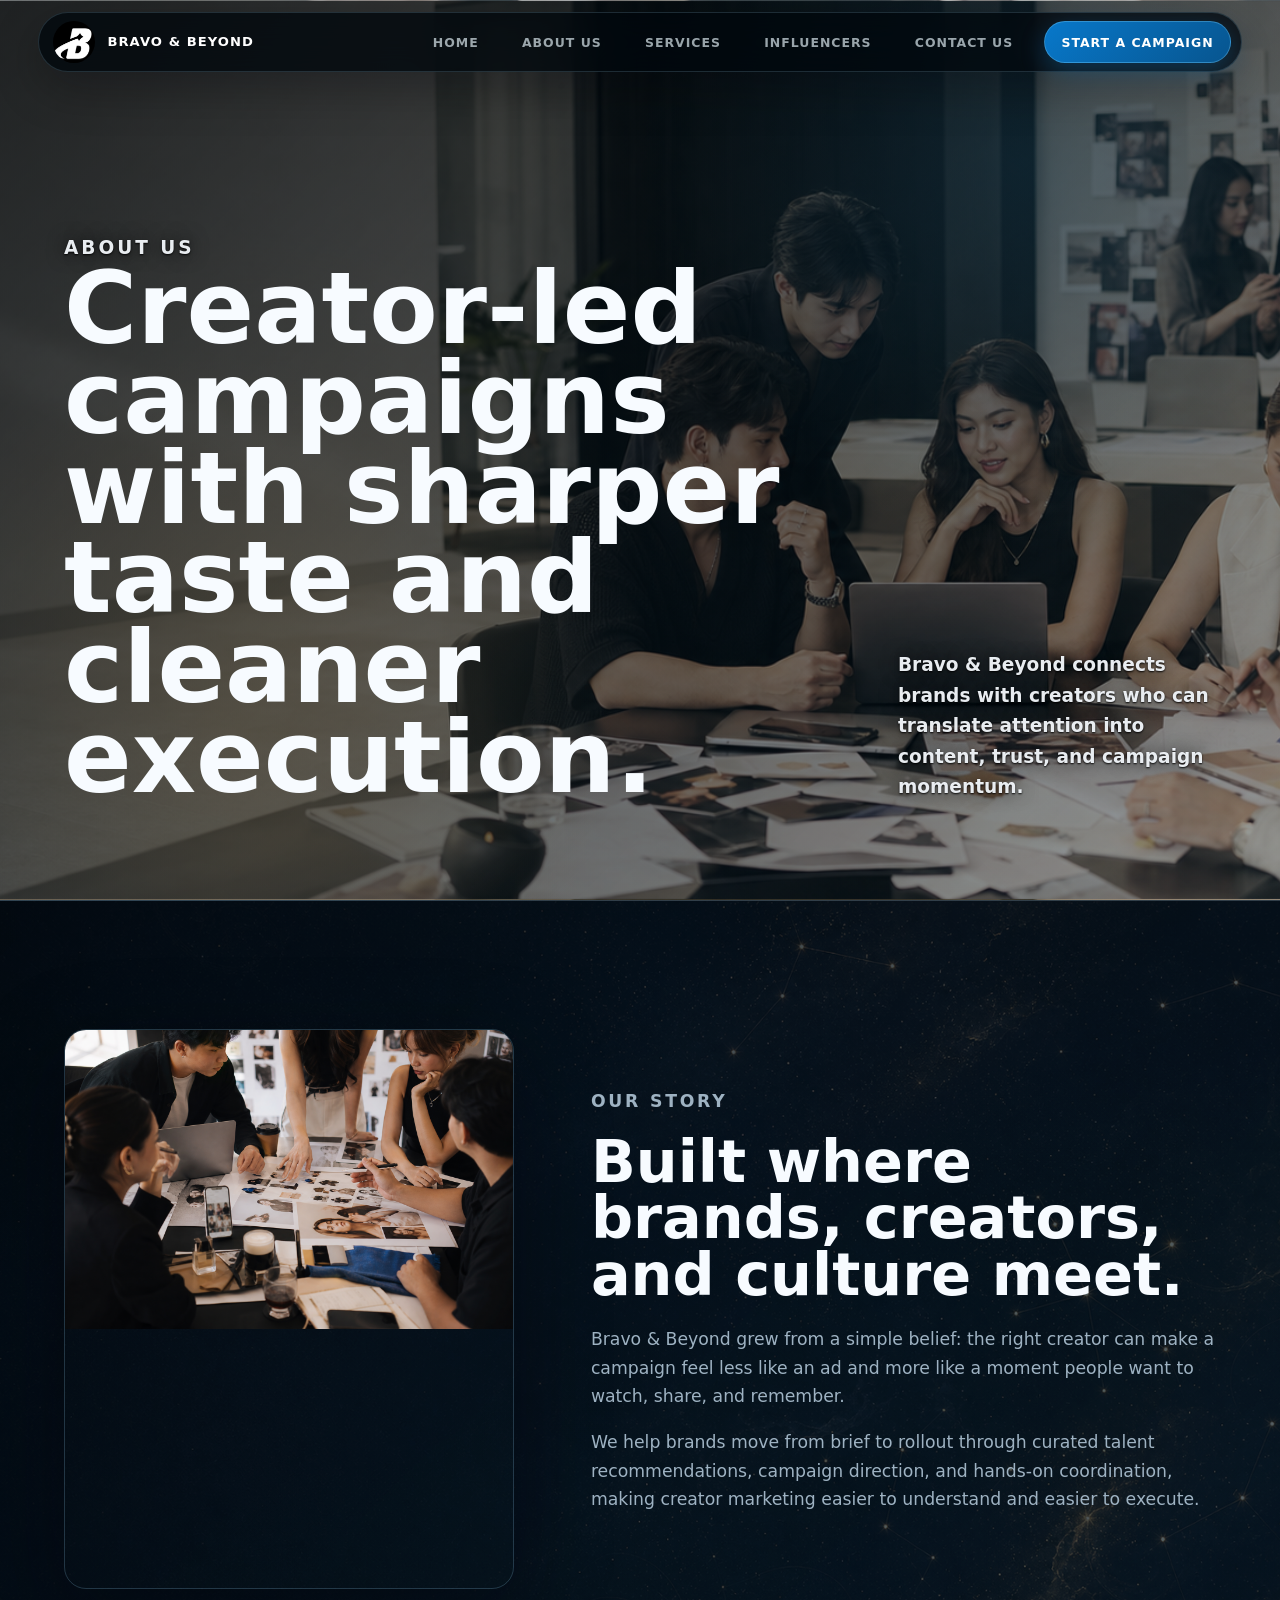
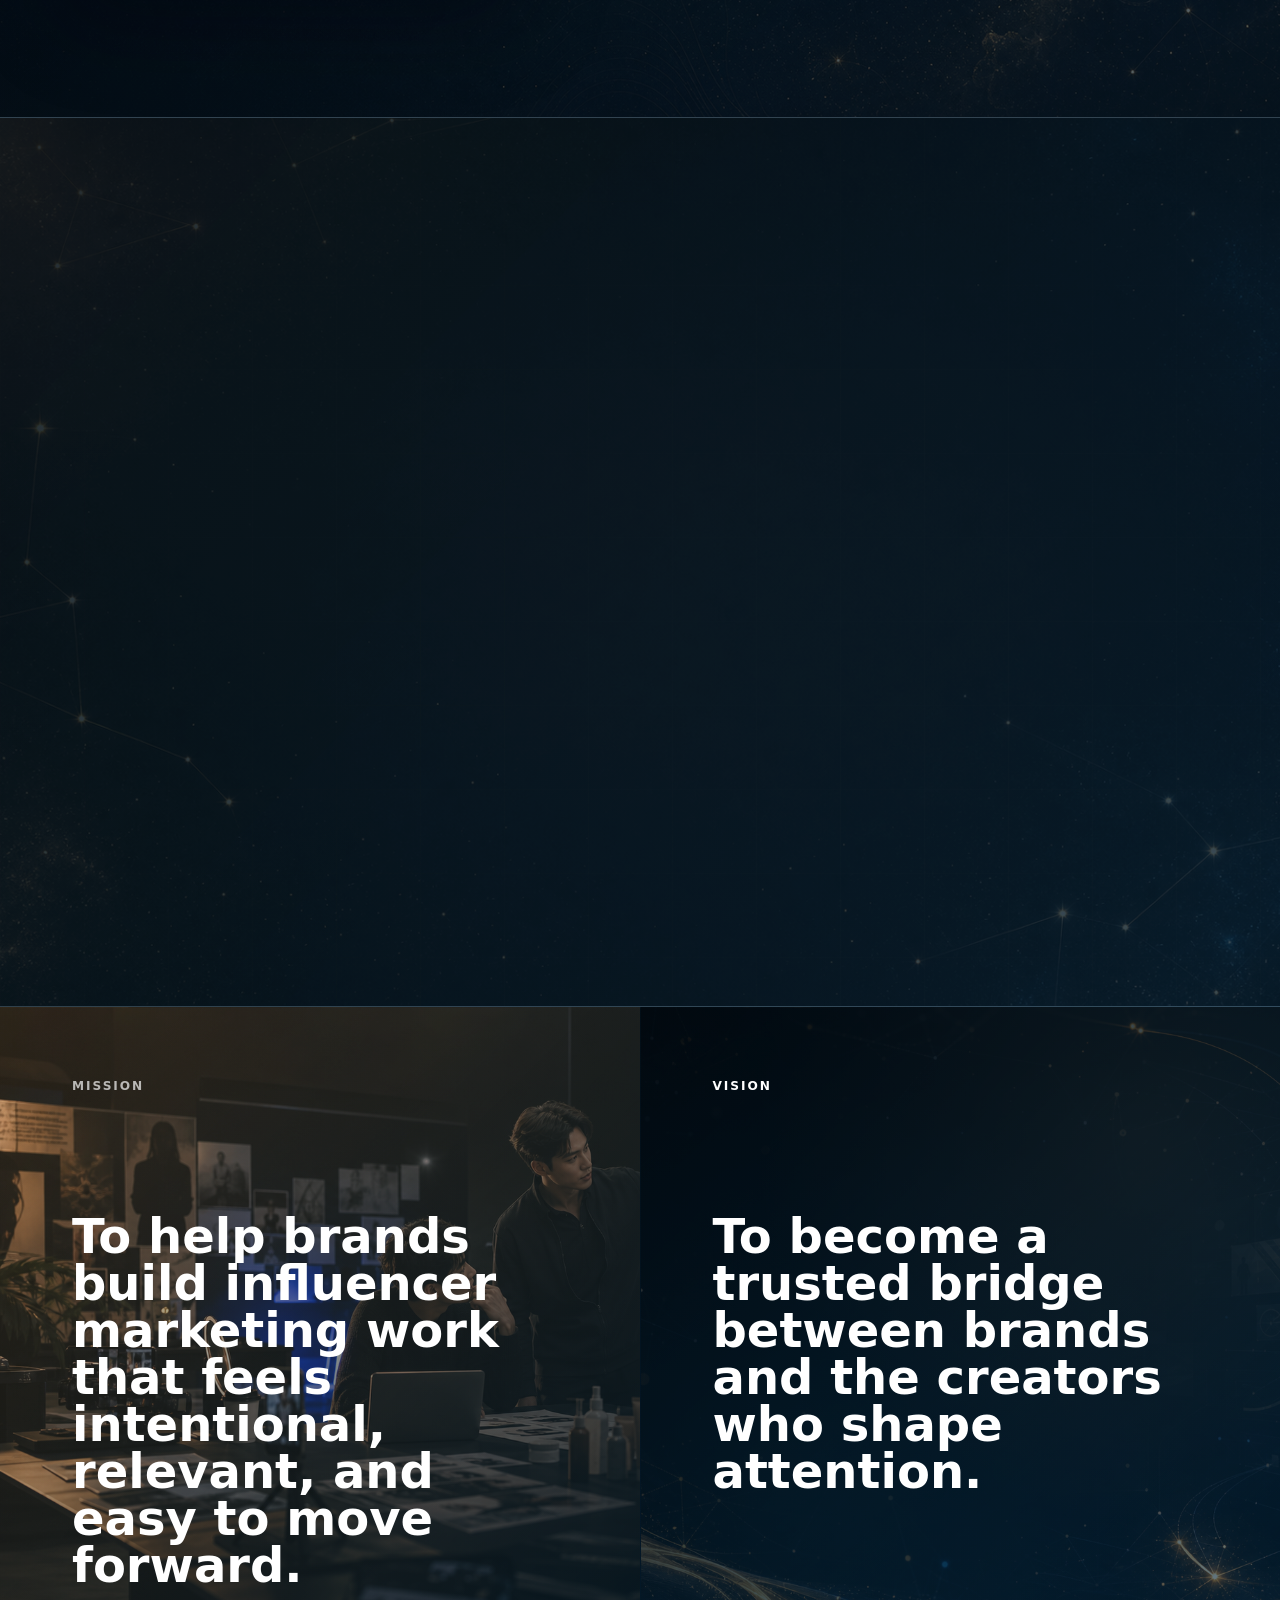
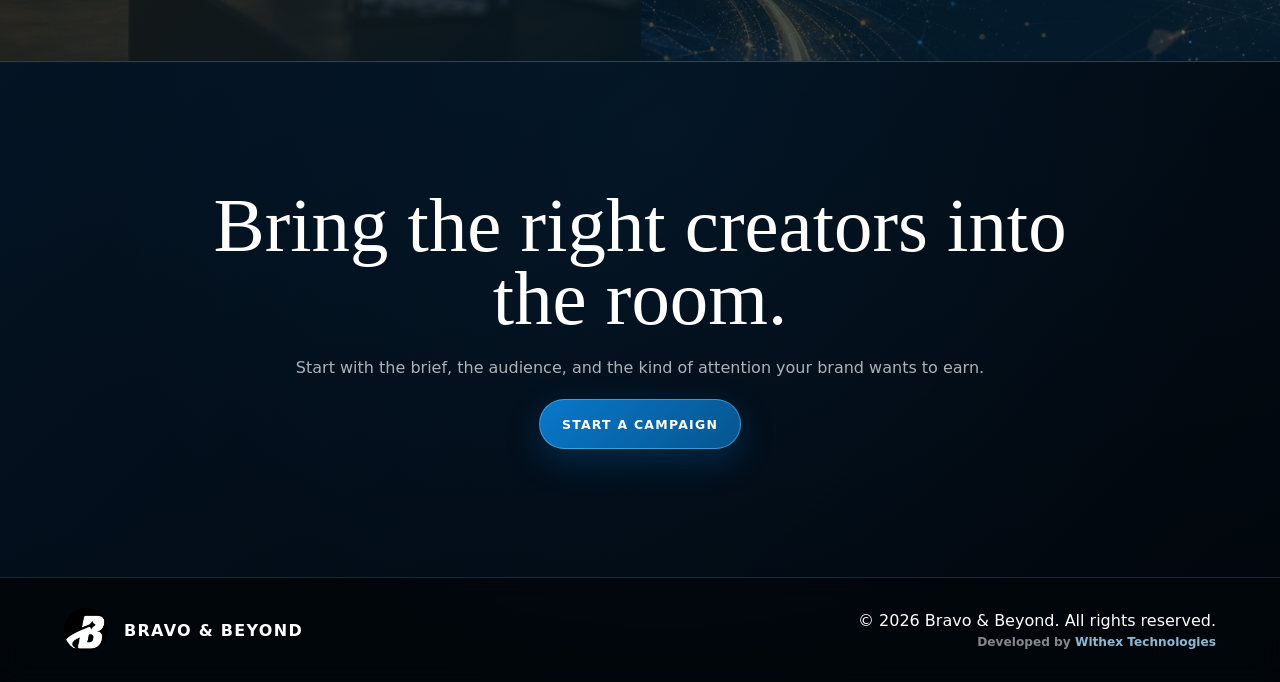
<file: about.html>
<!doctype html>
<html lang="en">
  <head>
    <meta charset="UTF-8" />
    <meta name="viewport" content="width=device-width, initial-scale=1.0" />
    <title>About Us | Bravo &amp; Beyond</title>
    <meta
      name="description"
      content="Learn how Bravo & Beyond helps brands build creator-led campaigns with the right voices, stories, and execution."
    />
    <link rel="icon" type="image/png" href="assets/favicon.png" />
    <link rel="stylesheet" href="styles.css?v=68" />
    <link rel="stylesheet" href="inner-pages.css?v=11" />
  </head>
  <body class="inner-page">
    <header class="site-header" data-header>
      <a class="brand" href="index.html" aria-label="Bravo & Beyond home">
        <img src="assets/bb-logo.jpg" alt="" />
        <span>Bravo &amp; Beyond</span>
      </a>
      <nav class="desktop-nav" aria-label="Primary navigation">
        <a href="index.html">Home</a>
        <a href="about.html">About Us</a>
        <a href="services.html">Services</a>
        <a href="influencers.html">Influencers</a>
        <a href="contact.html">Contact Us</a>
        <a class="nav-cta" href="index.html#campaign">Start a Campaign</a>
      </nav>
      <button class="menu-toggle" type="button" aria-expanded="false" aria-controls="mobile-nav">
        <span></span>
        <span></span>
      </button>
    </header>

    <nav class="mobile-nav" id="mobile-nav" aria-label="Mobile navigation">
      <a href="index.html">Home</a>
      <a href="about.html">About Us</a>
      <a href="services.html">Services</a>
      <a href="influencers.html">Influencers</a>
      <a href="contact.html">Contact Us</a>
      <a class="mobile-cta" href="index.html#campaign">Start a Campaign</a>
    </nav>

    <main>
      <section class="page-hero about-hero">
        <div class="page-hero-inner">
          <div>
            <p class="eyebrow dark">About Us</p>
            <h1>Creator-led campaigns with sharper taste and cleaner execution.</h1>
          </div>
          <p>
            Bravo & Beyond connects brands with creators who can translate attention
            into content, trust, and campaign momentum.
          </p>
        </div>
      </section>

      <section class="editorial-split about-story section-pad" id="our-story">
        <div class="editorial-image reveal">
          <img src="assets/generated/about-our-story-collaboration.png" alt="Bravo and Beyond campaign planning story" />
        </div>
        <div class="editorial-copy reveal">
          <p class="eyebrow dark">Our Story</p>
          <h2>Built where brands, creators, and culture meet.</h2>
          <p>
            Bravo & Beyond grew from a simple belief: the right creator can make
            a campaign feel less like an ad and more like a moment people want to
            watch, share, and remember.
          </p>
          <p>
            We help brands move from brief to rollout through curated talent
            recommendations, campaign direction, and hands-on coordination, making
            creator marketing easier to understand and easier to execute.
          </p>
        </div>
      </section>

      <section class="page-section about-values section-pad">
        <p class="eyebrow dark reveal">Our Core Values</p>
        <h2 class="reveal">The standards behind every match, brief, and rollout.</h2>
        <div class="values-grid">
          <article class="value-card reveal">
            <span>01</span>
            <h3>Brand Fit First</h3>
            <p>We match creators to the audience, tone, category, and objective behind the campaign.</p>
          </article>
          <article class="value-card reveal">
            <span>02</span>
            <h3>Creator Respect</h3>
            <p>We value creator personality and make space for content that feels natural, not forced.</p>
          </article>
          <article class="value-card reveal">
            <span>03</span>
            <h3>Clear Execution</h3>
            <p>We keep briefs, approvals, timelines, and posting windows organized from start to finish.</p>
          </article>
          <article class="value-card reveal">
            <span>04</span>
            <h3>Cultural Relevance</h3>
            <p>We build campaigns around what people actually watch, talk about, and respond to.</p>
          </article>
        </div>
      </section>

      <section class="mission-vision">
        <div class="mission-panel reveal">
          <p class="eyebrow dark">Mission</p>
          <h2>To help brands build influencer marketing work that feels intentional, relevant, and easy to move forward.</h2>
        </div>
        <div class="mission-panel is-dark reveal">
          <p class="eyebrow">Vision</p>
          <h2>To become a trusted bridge between brands and the creators who shape attention.</h2>
        </div>
      </section>

      <section class="page-cta section-pad">
        <h2>Bring the right creators into the room.</h2>
        <p>Start with the brief, the audience, and the kind of attention your brand wants to earn.</p>
        <a class="button button-light" href="index.html#campaign">Start a Campaign</a>
      </section>
    </main>

    <footer class="site-footer">
      <img src="assets/bb-logo.jpg" alt="" />
      <p>Bravo & Beyond</p>
      <span class="footer-legal">
        &copy; 2026 Bravo & Beyond. All rights reserved.
        <small>
          Developed by
          <a href="https://withextech.com" target="_blank" rel="noopener">Withex Technologies</a>
        </small>
      </span>
    </footer>

    <script src="script.js?v=36"></script>
  </body>
</html>
</file>
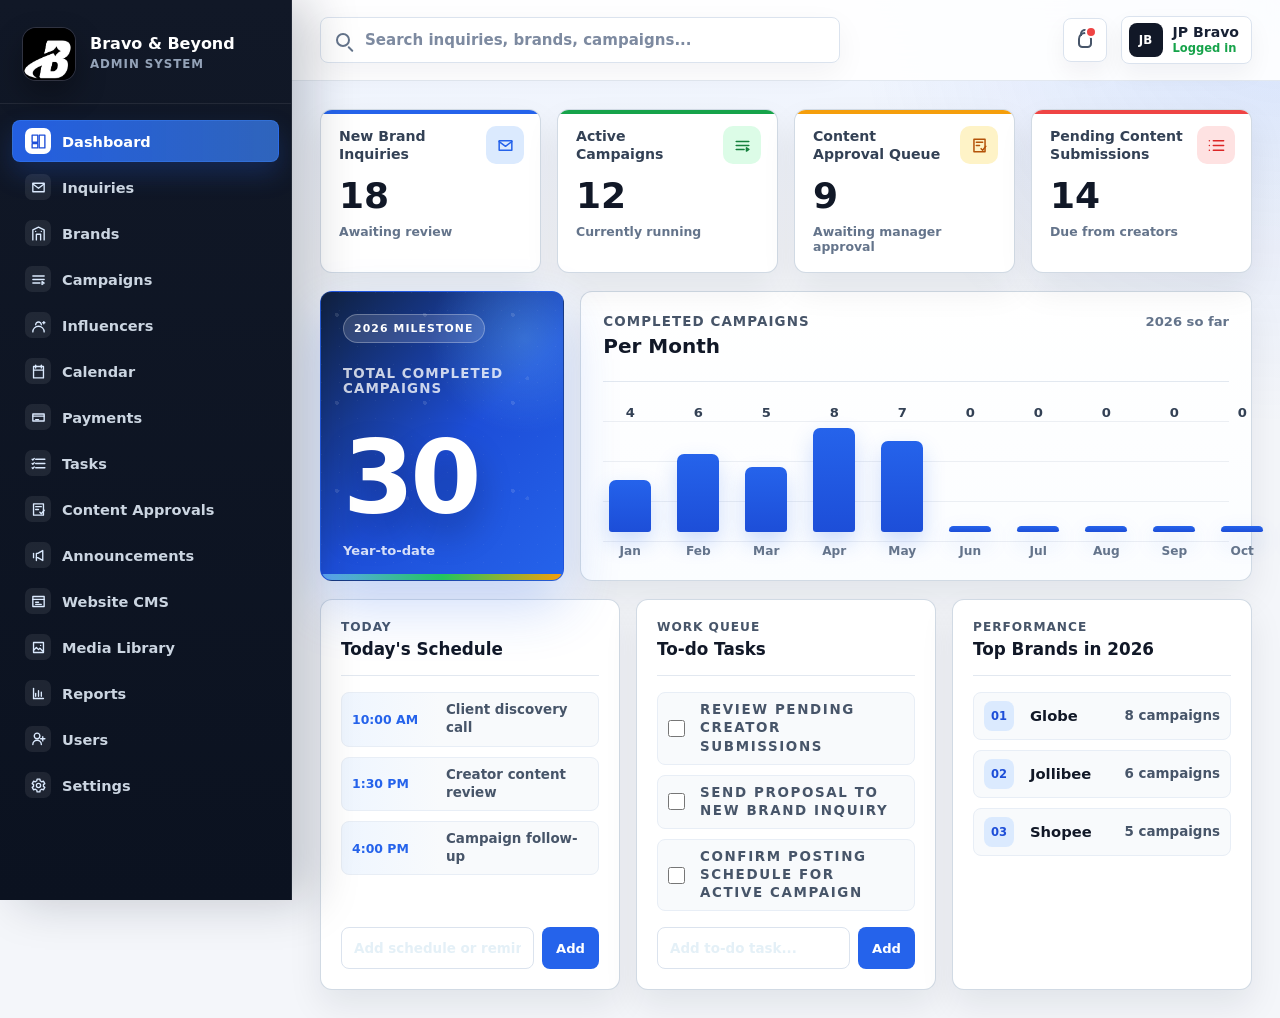
<file: admin.html>
<!doctype html>
<html lang="en">
  <head>
    <meta charset="UTF-8" />
    <meta name="viewport" content="width=device-width, initial-scale=1.0" />
    <title>Bravo &amp; Beyond Admin</title>
    <meta
      name="description"
      content="Bravo & Beyond admin dashboard shell for managing operations, campaigns, inquiries, payments, and website content."
    />
    <link rel="icon" type="image/png" href="assets/favicon.png" />
    <link rel="stylesheet" href="styles.css?v=45" />
  </head>
  <body class="admin-page">
    <aside class="admin-sidebar" aria-label="Admin navigation">
      <a class="admin-brand" href="admin.html" aria-label="Bravo & Beyond admin dashboard">
        <span class="admin-logo">
          <img src="assets/admin-bb-logo.jpg" alt="" />
        </span>
        <span class="admin-brand-text">
          <strong>Bravo &amp; Beyond</strong>
          <span>Admin System</span>
        </span>
      </a>

      <nav class="admin-menu" aria-label="Admin menu">
        <a class="is-active" href="admin.html">
          <span class="admin-menu-icon" aria-hidden="true">
            <svg viewBox="0 0 24 24">
              <path d="M3 13h8V3H3v10Z" />
              <path d="M13 21h8V3h-8v18Z" />
              <path d="M3 21h8v-6H3v6Z" />
            </svg>
          </span>
          <span>Dashboard</span>
        </a>
        <a href="#">
          <span class="admin-menu-icon" aria-hidden="true">
            <svg viewBox="0 0 24 24">
              <path d="M4 6h16v12H4V6Z" />
              <path d="m4 7 8 6 8-6" />
            </svg>
          </span>
          <span>Inquiries</span>
        </a>
        <a href="#">
          <span class="admin-menu-icon" aria-hidden="true">
            <svg viewBox="0 0 24 24">
              <path d="M4 21V7l8-4 8 4v14" />
              <path d="M9 21v-8h6v8" />
              <path d="M8 9h.01" />
              <path d="M16 9h.01" />
            </svg>
          </span>
          <span>Brands</span>
        </a>
        <a href="#">
          <span class="admin-menu-icon" aria-hidden="true">
            <svg viewBox="0 0 24 24">
              <path d="M4 7h16" />
              <path d="M4 12h16" />
              <path d="M4 17h10" />
              <path d="m17 15 3 2-3 2v-4Z" />
            </svg>
          </span>
          <span>Campaigns</span>
        </a>
        <a href="#">
          <span class="admin-menu-icon" aria-hidden="true">
            <svg viewBox="0 0 24 24">
              <path d="M16 11a4 4 0 1 0-8 0" />
              <path d="M4 21a8 8 0 0 1 16 0" />
              <path d="M18 8h3" />
              <path d="M19.5 6.5v3" />
            </svg>
          </span>
          <span>Influencers</span>
        </a>
        <a href="#">
          <span class="admin-menu-icon" aria-hidden="true">
            <svg viewBox="0 0 24 24">
              <path d="M5 5h14v16H5V5Z" />
              <path d="M8 3v4" />
              <path d="M16 3v4" />
              <path d="M5 10h14" />
            </svg>
          </span>
          <span>Calendar</span>
        </a>
        <a href="#">
          <span class="admin-menu-icon" aria-hidden="true">
            <svg viewBox="0 0 24 24">
              <path d="M4 7h16v10H4V7Z" />
              <path d="M4 10h16" />
              <path d="M8 15h4" />
            </svg>
          </span>
          <span>Payments</span>
        </a>
        <a href="#">
          <span class="admin-menu-icon" aria-hidden="true">
            <svg viewBox="0 0 24 24">
              <path d="M8 6h13" />
              <path d="M8 12h13" />
              <path d="M8 18h13" />
              <path d="m3 6 1 1 2-2" />
              <path d="m3 12 1 1 2-2" />
              <path d="m3 18 1 1 2-2" />
            </svg>
          </span>
          <span>Tasks</span>
        </a>
        <a href="#">
          <span class="admin-menu-icon" aria-hidden="true">
            <svg viewBox="0 0 24 24">
              <path d="M5 4h14v16H5V4Z" />
              <path d="M8 8h8" />
              <path d="M8 12h4" />
              <path d="m14 16 2 2 4-5" />
            </svg>
          </span>
          <span>Content Approvals</span>
        </a>
        <a href="#">
          <span class="admin-menu-icon" aria-hidden="true">
            <svg viewBox="0 0 24 24">
              <path d="M5 9v6" />
              <path d="M9 9h2l7-4v14l-7-4H9V9Z" />
              <path d="M9 15v4" />
            </svg>
          </span>
          <span>Announcements</span>
        </a>
        <a href="#">
          <span class="admin-menu-icon" aria-hidden="true">
            <svg viewBox="0 0 24 24">
              <path d="M4 5h16v14H4V5Z" />
              <path d="M4 9h16" />
              <path d="M8 13h4" />
              <path d="M8 16h8" />
            </svg>
          </span>
          <span>Website CMS</span>
        </a>
        <a href="#">
          <span class="admin-menu-icon" aria-hidden="true">
            <svg viewBox="0 0 24 24">
              <path d="M5 5h14v14H5V5Z" />
              <path d="m5 16 4-4 3 3 2-2 5 5" />
              <path d="M15 9h.01" />
            </svg>
          </span>
          <span>Media Library</span>
        </a>
        <a href="#">
          <span class="admin-menu-icon" aria-hidden="true">
            <svg viewBox="0 0 24 24">
              <path d="M5 19V5" />
              <path d="M5 19h14" />
              <path d="M8 16v-4" />
              <path d="M12 16V8" />
              <path d="M16 16v-6" />
            </svg>
          </span>
          <span>Reports</span>
        </a>
        <a href="#">
          <span class="admin-menu-icon" aria-hidden="true">
            <svg viewBox="0 0 24 24">
              <path d="M16 19a6 6 0 0 0-12 0" />
              <path d="M10 11a4 4 0 1 0 0-8 4 4 0 0 0 0 8Z" />
              <path d="M18 8v6" />
              <path d="M21 11h-6" />
            </svg>
          </span>
          <span>Users</span>
        </a>
        <a href="#">
          <span class="admin-menu-icon" aria-hidden="true">
            <svg viewBox="0 0 24 24">
              <path d="M12 15a3 3 0 1 0 0-6 3 3 0 0 0 0 6Z" />
              <path d="M19 12a7 7 0 0 0-.1-1.2l2-1.5-2-3.5-2.4 1a7 7 0 0 0-2.1-1.2L14 3h-4l-.4 2.6a7 7 0 0 0-2.1 1.2l-2.4-1-2 3.5 2 1.5a7.7 7.7 0 0 0 0 2.4l-2 1.5 2 3.5 2.4-1a7 7 0 0 0 2.1 1.2L10 21h4l.4-2.6a7 7 0 0 0 2.1-1.2l2.4 1 2-3.5-2-1.5c.1-.4.1-.8.1-1.2Z" />
            </svg>
          </span>
          <span>Settings</span>
        </a>
      </nav>
    </aside>

    <div class="admin-shell">
      <header class="admin-topbar">
        <form class="admin-search" role="search">
          <label class="sr-only" for="admin-search">Search admin</label>
          <span aria-hidden="true"></span>
          <input id="admin-search" type="search" placeholder="Search inquiries, brands, campaigns..." />
        </form>

        <div class="admin-user">
          <button class="admin-notification" type="button" aria-label="View notifications">
            <span aria-hidden="true"></span>
          </button>
          <div class="admin-profile">
            <span class="admin-avatar" aria-hidden="true">JB</span>
            <span>
              <strong>JP Bravo</strong>
              <small>Logged in</small>
            </span>
          </div>
        </div>
      </header>

      <main class="admin-main">
        <section class="admin-empty-dashboard" aria-label="Dashboard workspace">
          <div class="admin-kpi-grid" aria-label="Dashboard summary cards">
            <article class="admin-kpi-card">
              <span class="admin-kpi-icon is-blue" aria-hidden="true">
                <svg viewBox="0 0 24 24">
                  <path d="M4 6h16v12H4V6Z" />
                  <path d="m4 7 8 6 8-6" />
                </svg>
              </span>
              <span class="admin-kpi-label">New Brand Inquiries</span>
              <strong>18</strong>
              <small>Awaiting review</small>
            </article>
            <article class="admin-kpi-card">
              <span class="admin-kpi-icon is-green" aria-hidden="true">
                <svg viewBox="0 0 24 24">
                  <path d="M4 7h16" />
                  <path d="M4 12h16" />
                  <path d="M4 17h10" />
                  <path d="m17 15 3 2-3 2v-4Z" />
                </svg>
              </span>
              <span class="admin-kpi-label">Active Campaigns</span>
              <strong>12</strong>
              <small>Currently running</small>
            </article>
            <article class="admin-kpi-card">
              <span class="admin-kpi-icon is-amber" aria-hidden="true">
                <svg viewBox="0 0 24 24">
                  <path d="M5 4h14v16H5V4Z" />
                  <path d="M8 8h8" />
                  <path d="M8 12h4" />
                  <path d="m14 16 2 2 4-5" />
                </svg>
              </span>
              <span class="admin-kpi-label">Content Approval Queue</span>
              <strong>9</strong>
              <small>Awaiting manager approval</small>
            </article>
            <article class="admin-kpi-card">
              <span class="admin-kpi-icon is-red" aria-hidden="true">
                <svg viewBox="0 0 24 24">
                  <path d="M8 6h13" />
                  <path d="M8 12h13" />
                  <path d="M8 18h13" />
                  <path d="M3 6h.01" />
                  <path d="M3 12h.01" />
                  <path d="M3 18h.01" />
                </svg>
              </span>
              <span class="admin-kpi-label">Pending Content Submissions</span>
              <strong>14</strong>
              <small>Due from creators</small>
            </article>
          </div>

          <div class="admin-campaign-overview" aria-label="Completed campaigns overview">
            <article class="admin-total-card">
              <span class="admin-total-badge">2026 Milestone</span>
              <span>Total Completed Campaigns</span>
              <strong data-completed-total>0</strong>
              <small>Year-to-date</small>
            </article>

            <article class="admin-chart-card">
              <div class="admin-chart-head">
                <div>
                  <span>Completed Campaigns</span>
                  <strong>Per Month</strong>
                </div>
                <small>2026 so far</small>
              </div>
              <div class="admin-bar-chart" data-completed-chart></div>
            </article>
          </div>

          <div class="admin-dashboard-grid" aria-label="Dashboard operational summary">
            <article class="admin-panel-card">
              <div class="admin-panel-head">
                <span>Today</span>
                <strong>Today's Schedule</strong>
              </div>
              <ul class="admin-schedule-list">
                <li>
                  <time>10:00 AM</time>
                  <span>Client discovery call</span>
                </li>
                <li>
                  <time>1:30 PM</time>
                  <span>Creator content review</span>
                </li>
                <li>
                  <time>4:00 PM</time>
                  <span>Campaign follow-up</span>
                </li>
              </ul>
              <div class="admin-add-row">
                <input type="text" placeholder="Add schedule or reminder..." aria-label="Add schedule" />
                <button type="button">Add</button>
              </div>
            </article>

            <article class="admin-panel-card">
              <div class="admin-panel-head">
                <span>Work Queue</span>
                <strong>To-do Tasks</strong>
              </div>
              <ul class="admin-task-list">
                <li>
                  <input type="checkbox" aria-label="Mark review pending creator submissions complete" />
                  <p>Review pending creator submissions</p>
                </li>
                <li>
                  <input type="checkbox" aria-label="Mark send proposal complete" />
                  <p>Send proposal to new brand inquiry</p>
                </li>
                <li>
                  <input type="checkbox" aria-label="Mark confirm posting schedule complete" />
                  <p>Confirm posting schedule for active campaign</p>
                </li>
              </ul>
              <div class="admin-add-row">
                <input type="text" placeholder="Add to-do task..." aria-label="Add to-do task" />
                <button type="button">Add</button>
              </div>
            </article>

            <article class="admin-panel-card">
              <div class="admin-panel-head">
                <span>Performance</span>
                <strong>Top Brands in 2026</strong>
              </div>
              <ol class="admin-brand-rank">
                <li>
                  <span>01</span>
                  <strong>Globe</strong>
                  <small>8 campaigns</small>
                </li>
                <li>
                  <span>02</span>
                  <strong>Jollibee</strong>
                  <small>6 campaigns</small>
                </li>
                <li>
                  <span>03</span>
                  <strong>Shopee</strong>
                  <small>5 campaigns</small>
                </li>
              </ol>
            </article>
          </div>
        </section>
      </main>
    </div>

    <script>
      const completedCampaigns2026 = [
        { month: "Jan", count: 4 },
        { month: "Feb", count: 6 },
        { month: "Mar", count: 5 },
        { month: "Apr", count: 8 },
        { month: "May", count: 7 },
        { month: "Jun", count: 0 },
        { month: "Jul", count: 0 },
        { month: "Aug", count: 0 },
        { month: "Sep", count: 0 },
        { month: "Oct", count: 0 },
        { month: "Nov", count: 0 },
        { month: "Dec", count: 0 },
      ];

      const now = new Date();
      const targetYear = 2026;
      const visibleMonthCount =
        now.getFullYear() > targetYear
          ? 12
          : now.getFullYear() === targetYear
            ? now.getMonth() + 1
            : 0;
      const visibleCampaigns = completedCampaigns2026.slice(0, visibleMonthCount);
      const totalCompleted = visibleCampaigns.reduce((sum, item) => sum + item.count, 0);
      const highestCount = Math.max(...visibleCampaigns.map((item) => item.count), 1);

      document.querySelector("[data-completed-total]").textContent = totalCompleted;
      document.querySelector("[data-completed-chart]").innerHTML = visibleCampaigns
        .map((item) => {
          const height = Math.max((item.count / highestCount) * 100, item.count > 0 ? 12 : 4);
          return `
            <div class="admin-bar-item">
              <strong>${item.count}</strong>
              <span style="height: ${height}%"></span>
              <small>${item.month}</small>
            </div>
          `;
        })
        .join("");
    </script>
  </body>
</html>
</file>
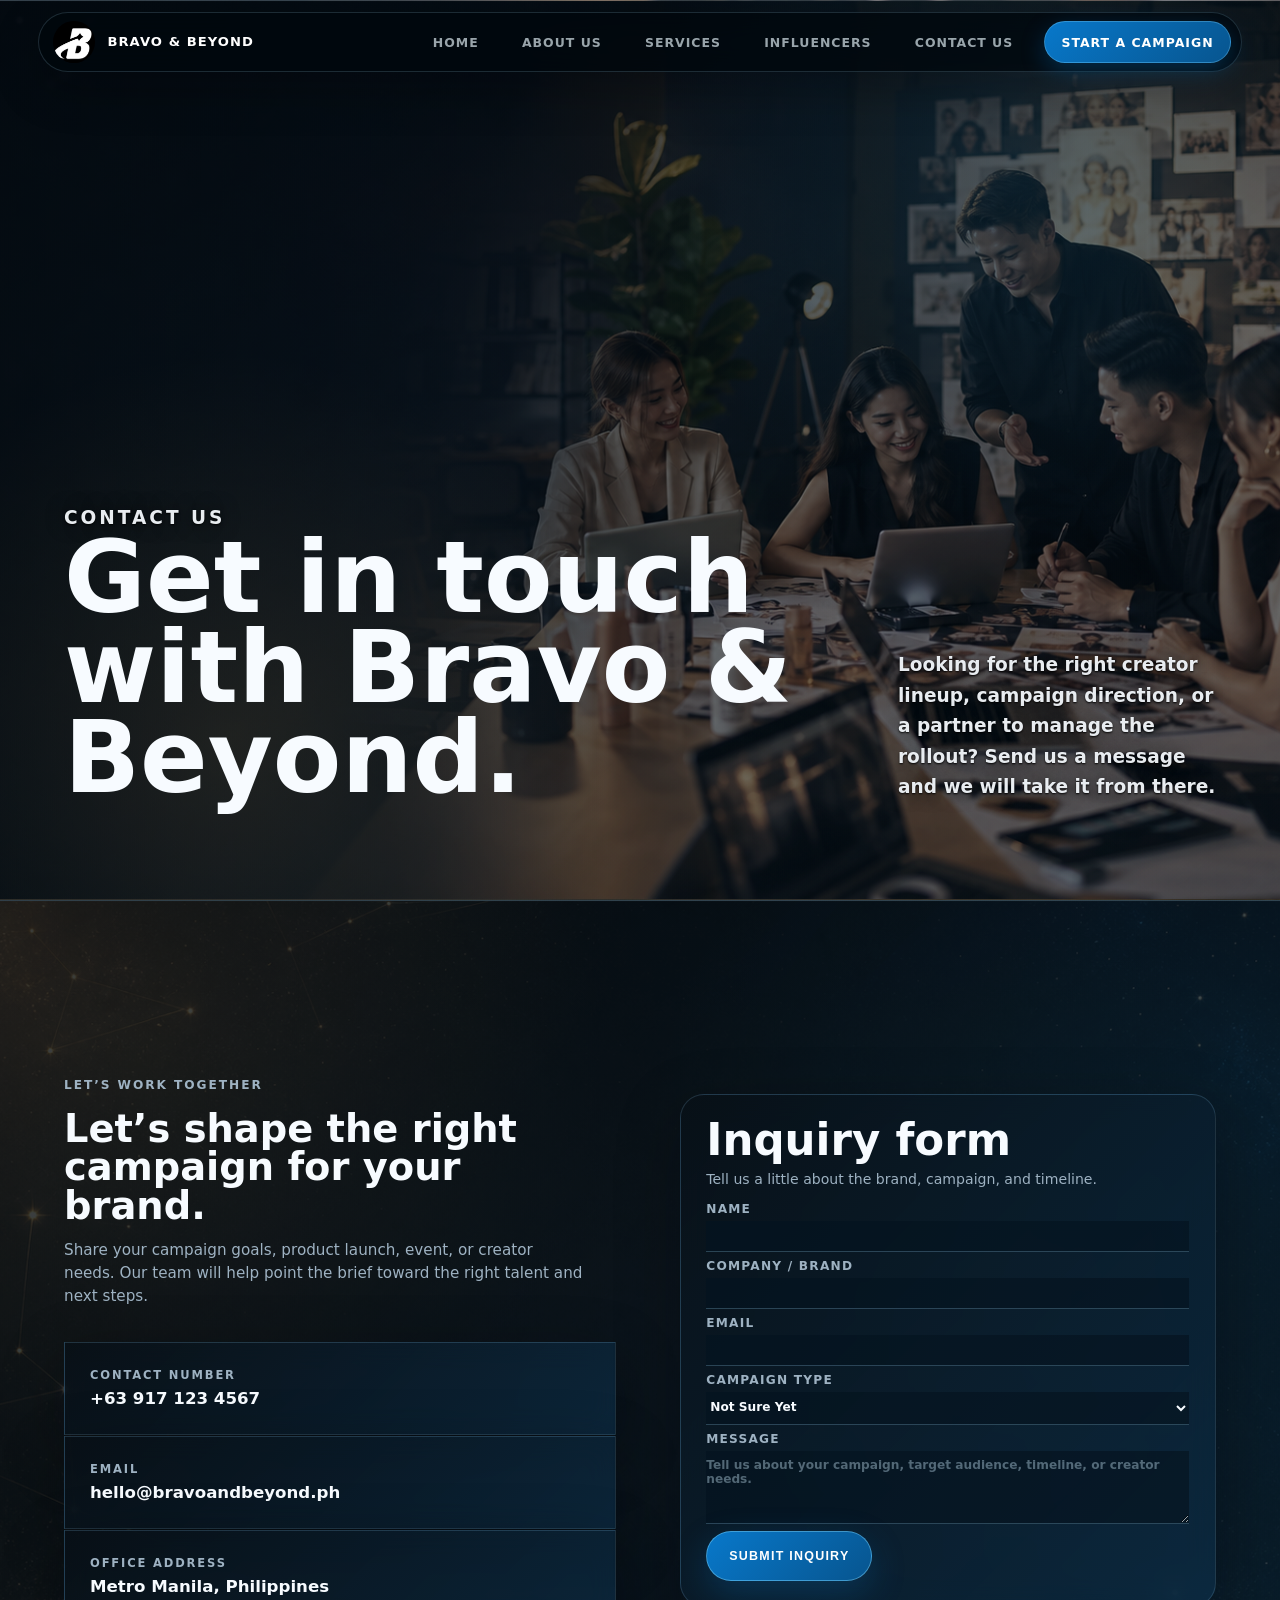
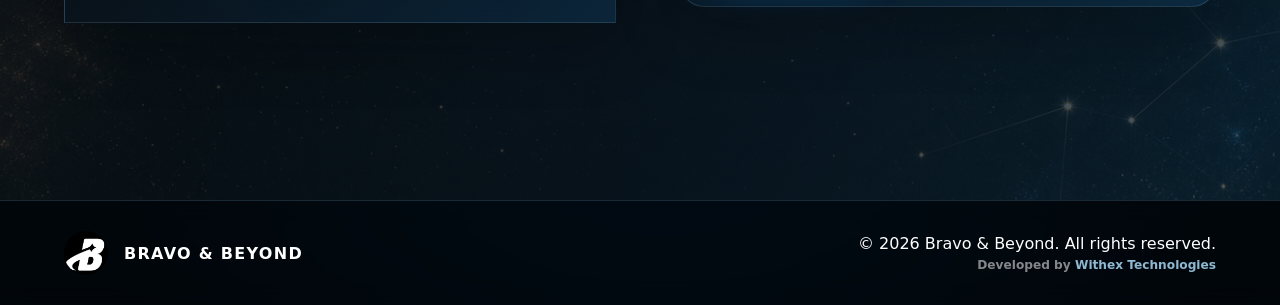
<file: contact.html>
<!doctype html>
<html lang="en">
  <head>
    <meta charset="UTF-8" />
    <meta name="viewport" content="width=device-width, initial-scale=1.0" />
    <title>Contact Us | Bravo &amp; Beyond</title>
    <meta
      name="description"
      content="Contact Bravo & Beyond to start a creator-led campaign for your brand."
    />
    <link rel="icon" type="image/png" href="assets/favicon.png" />
    <link rel="stylesheet" href="styles.css?v=68" />
    <link rel="stylesheet" href="inner-pages.css?v=11" />
  </head>
  <body class="inner-page">
    <header class="site-header" data-header>
      <a class="brand" href="index.html" aria-label="Bravo & Beyond home">
        <img src="assets/bb-logo.jpg" alt="" />
        <span>Bravo &amp; Beyond</span>
      </a>
      <nav class="desktop-nav" aria-label="Primary navigation">
        <a href="index.html">Home</a>
        <a href="about.html">About Us</a>
        <a href="services.html">Services</a>
        <a href="influencers.html">Influencers</a>
        <a href="contact.html">Contact Us</a>
        <a class="nav-cta" href="index.html#campaign">Start a Campaign</a>
      </nav>
      <button class="menu-toggle" type="button" aria-expanded="false" aria-controls="mobile-nav">
        <span></span>
        <span></span>
      </button>
    </header>

    <nav class="mobile-nav" id="mobile-nav" aria-label="Mobile navigation">
      <a href="index.html">Home</a>
      <a href="about.html">About Us</a>
      <a href="services.html">Services</a>
      <a href="influencers.html">Influencers</a>
      <a href="contact.html">Contact Us</a>
      <a class="mobile-cta" href="index.html#campaign">Start a Campaign</a>
    </nav>

    <main>
      <section class="page-hero contact-page-hero">
        <div class="page-hero-inner">
          <div>
            <p class="eyebrow dark">Contact Us</p>
            <h1>Get in touch with Bravo & Beyond.</h1>
          </div>
          <p>
            Looking for the right creator lineup, campaign direction, or a partner
            to manage the rollout? Send us a message and we will take it from there.
          </p>
        </div>
      </section>

      <section class="contact-directory section-pad" id="contact">
        <div class="contact-info reveal">
          <p class="eyebrow dark">Let’s Work Together</p>
          <h2>Let’s shape the right campaign for your brand.</h2>
          <p>
            Share your campaign goals, product launch, event, or creator needs.
            Our team will help point the brief toward the right talent and next steps.
          </p>

          <div class="contact-detail-list">
            <a class="contact-detail" href="tel:+639171234567">
              <span>Contact Number</span>
              <strong>+63 917 123 4567</strong>
            </a>
            <a class="contact-detail" href="mailto:hello@bravoandbeyond.ph">
              <span>Email</span>
              <strong>hello@bravoandbeyond.ph</strong>
            </a>
            <div class="contact-detail">
              <span>Office Address</span>
              <strong>Metro Manila, Philippines</strong>
            </div>
          </div>
        </div>

        <form class="contact-form contact-page-form reveal" id="inquiry">
          <h2>Inquiry form</h2>
          <p>
            Tell us a little about the brand, campaign, and timeline.
          </p>
          <label>
            Name
            <input type="text" name="name" autocomplete="name" />
          </label>
          <label>
            Company / Brand
            <input type="text" name="company" autocomplete="organization" />
          </label>
          <label>
            Email
            <input type="email" name="email" autocomplete="email" />
          </label>
          <label>
            Campaign Type
            <select name="campaign-type">
              <option>Not Sure Yet</option>
              <option>Product Launch</option>
              <option>Brand Awareness</option>
              <option>Event Activation</option>
              <option>Influencer Seeding</option>
              <option>Content Creation</option>
            </select>
          </label>
          <label>
            Message
            <textarea
              name="message"
              rows="4"
              placeholder="Tell us about your campaign, target audience, timeline, or creator needs."
            ></textarea>
          </label>
          <button class="button button-dark" type="submit">Submit Inquiry</button>
        </form>
      </section>
    </main>

    <footer class="site-footer">
      <img src="assets/bb-logo.jpg" alt="" />
      <p>Bravo & Beyond</p>
      <span class="footer-legal">
        &copy; 2026 Bravo & Beyond. All rights reserved.
        <small>
          Developed by
          <a href="https://withextech.com" target="_blank" rel="noopener">Withex Technologies</a>
        </small>
      </span>
    </footer>

    <script src="script.js?v=36"></script>
  </body>
</html>
</file>
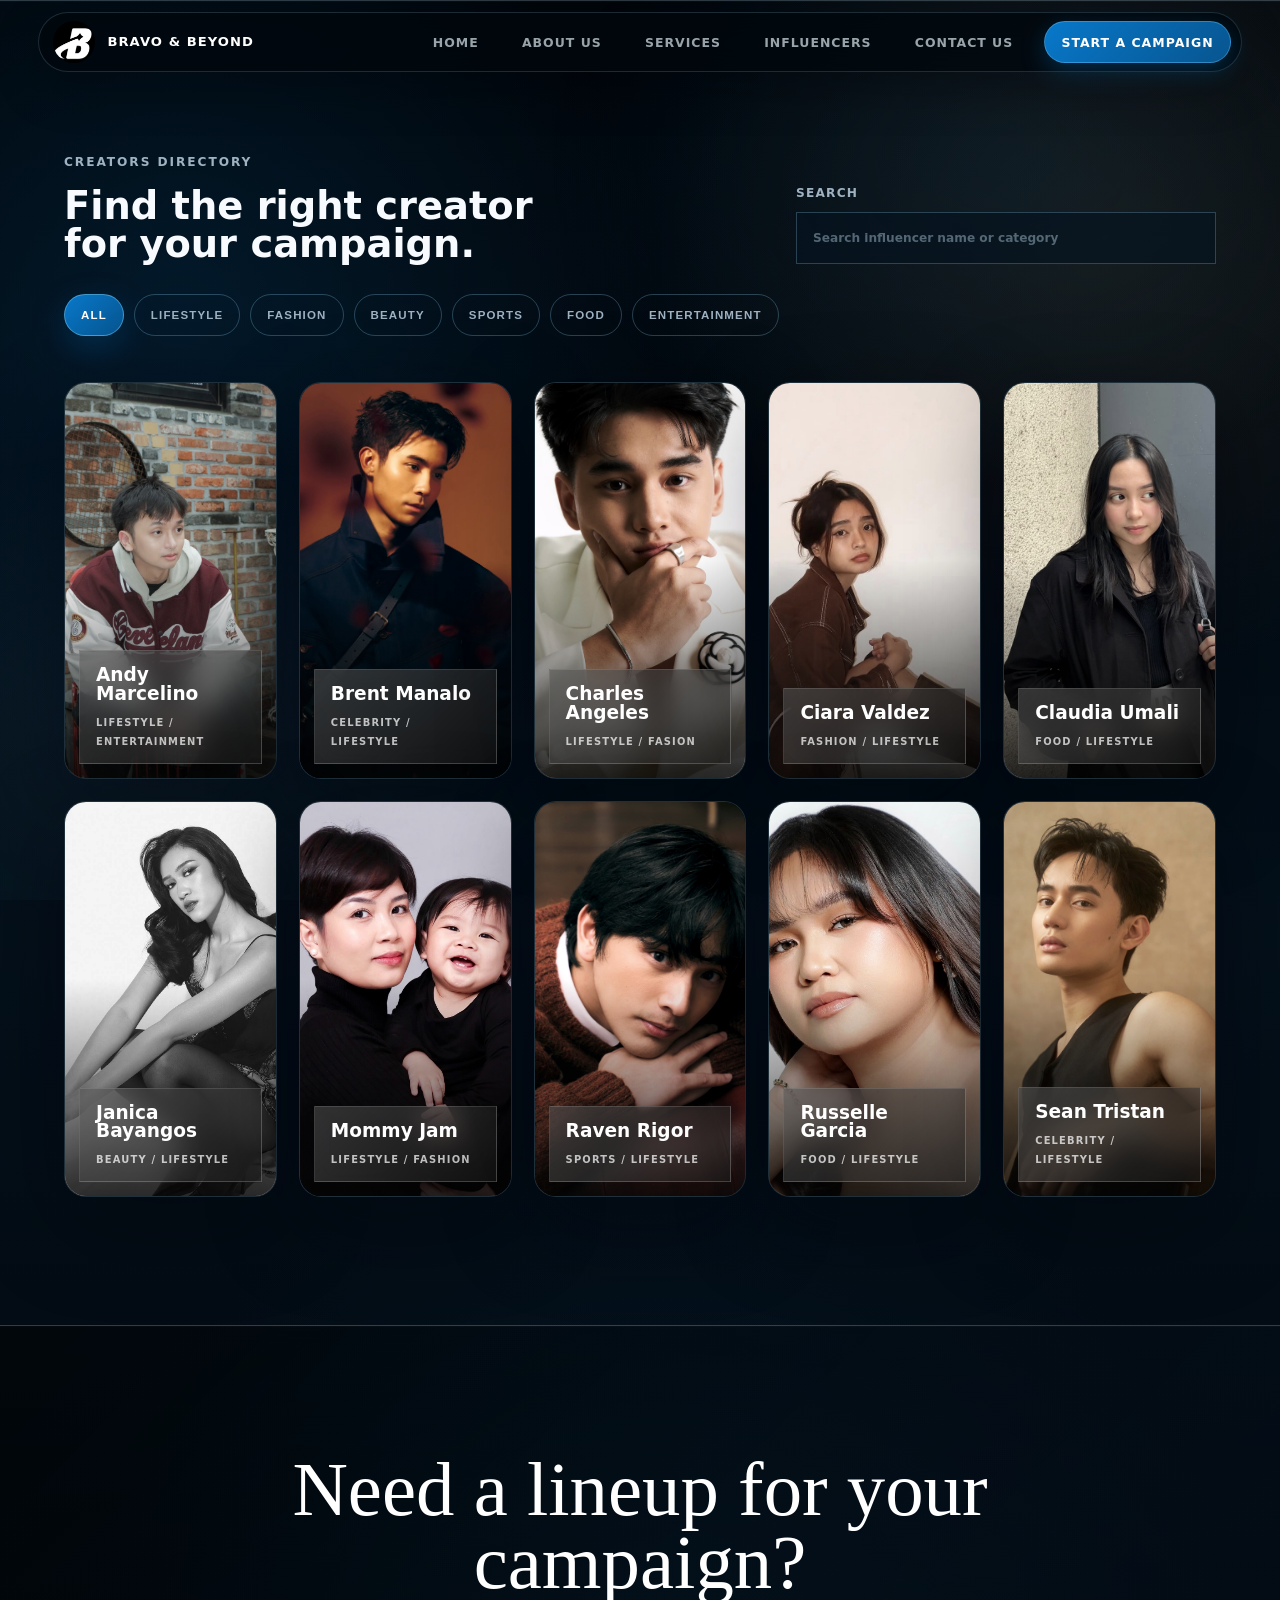
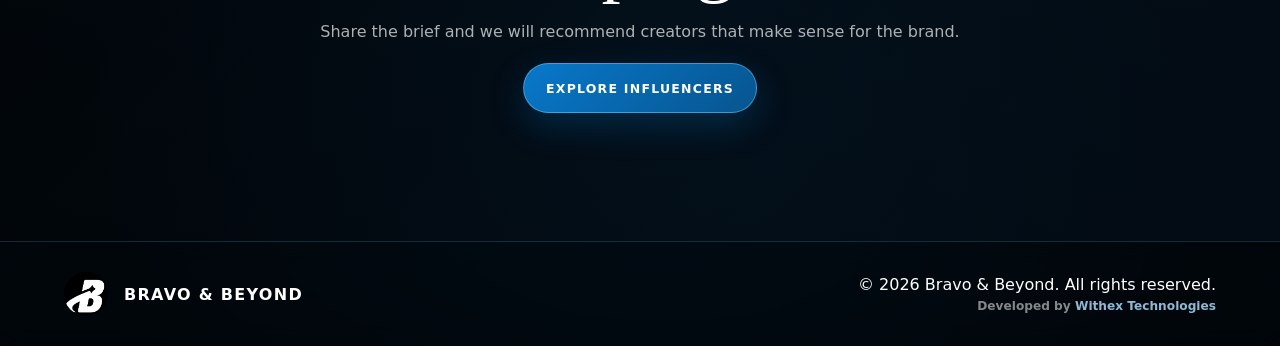
<file: influencers.html>
<!doctype html>
<html lang="en">
  <head>
    <meta charset="UTF-8" />
    <meta name="viewport" content="width=device-width, initial-scale=1.0" />
    <title>Influencers | Bravo &amp; Beyond</title>
    <meta
      name="description"
      content="Discover the creator network behind Bravo & Beyond campaigns across lifestyle, beauty, fashion, entertainment, food, and culture."
    />
    <link rel="icon" type="image/png" href="assets/favicon.png" />
    <link rel="stylesheet" href="styles.css?v=68" />
  </head>
  <body class="inner-page">
    <header class="site-header" data-header>
      <a class="brand" href="index.html" aria-label="Bravo & Beyond home">
        <img src="assets/bb-logo.jpg" alt="" />
        <span>Bravo &amp; Beyond</span>
      </a>
      <nav class="desktop-nav" aria-label="Primary navigation">
        <a href="index.html">Home</a>
        <a href="about.html">About Us</a>
        <a href="services.html">Services</a>
        <a href="influencers.html">Influencers</a>
        <a href="contact.html">Contact Us</a>
        <a class="nav-cta" href="index.html#campaign">Start a Campaign</a>
      </nav>
      <button class="menu-toggle" type="button" aria-expanded="false" aria-controls="mobile-nav">
        <span></span>
        <span></span>
      </button>
    </header>

    <nav class="mobile-nav" id="mobile-nav" aria-label="Mobile navigation">
      <a href="index.html">Home</a>
      <a href="about.html">About Us</a>
      <a href="services.html">Services</a>
      <a href="influencers.html">Influencers</a>
      <a href="contact.html">Contact Us</a>
      <a class="mobile-cta" href="index.html#campaign">Start a Campaign</a>
    </nav>

    <main>
      <section class="talent-directory section-pad">
        <div class="directory-head reveal">
          <div class="directory-intro">
            <p class="eyebrow dark">Creators Directory</p>
            <h1>Find the right creator for your campaign.</h1>
          </div>
          <label class="talent-search">
            <span>Search</span>
            <input
              type="search"
              placeholder="Search influencer name or category"
              data-talent-search
            />
          </label>
        </div>

        <div class="talent-filters reveal" aria-label="Filter influencers by category">
          <button class="is-active" type="button" data-talent-filter="all">All</button>
          <button type="button" data-talent-filter="lifestyle">Lifestyle</button>
          <button type="button" data-talent-filter="fashion">Fashion</button>
          <button type="button" data-talent-filter="beauty">Beauty</button>
          <button type="button" data-talent-filter="sports">Sports</button>
          <button type="button" data-talent-filter="food">Food</button>
          <button type="button" data-talent-filter="entertainment">Entertainment</button>
        </div>

        <div class="talent-grid" data-talent-grid>
          <article class="talent-card reveal" data-name="Andy Marcelino" data-category="lifestyle entertainment" tabindex="0" role="button">
            <img src="Files/Influencers/Andy Marcelino.jpg" alt="Andy Marcelino" />
            <div>
              <h3>Andy Marcelino</h3>
              <span>Lifestyle / Entertainment</span>
            </div>
          </article>
          <article class="talent-card reveal" data-name="Brent Manalo" data-category="celebrity lifestyle" tabindex="0" role="button">
            <img src="Files/Influencers/Brent Manalo.jpg" alt="Brent Manalo" />
            <div>
              <h3>Brent Manalo</h3>
              <span>Celebrity / Lifestyle</span>
            </div>
          </article>
          <article class="talent-card reveal" data-name="Charles Angeles" data-category="lifestyle fashion" tabindex="0" role="button">
            <img src="Files/Influencers/Charles Angeles.jpg" alt="Charles Angeles" />
            <div>
              <h3>Charles Angeles</h3>
              <span>Lifestyle / Fasion</span>
            </div>
          </article>
          <article class="talent-card reveal" data-name="Ciara Valdez" data-category="fashion lifestyle" tabindex="0" role="button">
            <img src="Files/Influencers/Ciara Valdez.JPEG" alt="Ciara Valdez" />
            <div>
              <h3>Ciara Valdez</h3>
              <span>Fashion / Lifestyle</span>
            </div>
          </article>
          <article class="talent-card reveal" data-name="Claudia Umali" data-category="food lifestyle" tabindex="0" role="button">
            <img src="Files/Influencers/Claudia Umali.JPG" alt="Claudia Umali" />
            <div>
              <h3>Claudia Umali</h3>
              <span>Food / Lifestyle</span>
            </div>
          </article>
          <article class="talent-card reveal" data-name="Janica Bayangos" data-category="beauty lifestyle" tabindex="0" role="button">
            <img src="Files/Influencers/Janica Bayangos.JPEG" alt="Janica Bayangos" />
            <div>
              <h3>Janica Bayangos</h3>
              <span>Beauty / Lifestyle</span>
            </div>
          </article>
          <article class="talent-card reveal" data-name="Mommy Jam" data-category="lifestyle fashion" tabindex="0" role="button">
            <img src="Files/Influencers/Mommy Jam.JPEG" alt="Mommy Jam" />
            <div>
              <h3>Mommy Jam</h3>
              <span>Lifestyle / Fashion</span>
            </div>
          </article>
          <article class="talent-card reveal" data-name="Raven Rigor" data-category="sports lifestyle" tabindex="0" role="button">
            <img src="Files/Influencers/Raven Rigor.jpg" alt="Raven Rigor" />
            <div>
              <h3>Raven Rigor</h3>
              <span>Sports / Lifestyle</span>
            </div>
          </article>
          <article class="talent-card reveal" data-name="Russelle Garcia" data-category="food lifestyle" tabindex="0" role="button">
            <img src="Files/Influencers/Russelle Garcia.JPEG" alt="Russelle Garcia" />
            <div>
              <h3>Russelle Garcia</h3>
              <span>Food / Lifestyle</span>
            </div>
          </article>
          <article class="talent-card reveal" data-name="Sean Tristan" data-category="celebrity lifestyle" tabindex="0" role="button">
            <img src="Files/Influencers/Sean Tristan.jpg" alt="Sean Tristan" />
            <div>
              <h3>Sean Tristan</h3>
              <span>Celebrity / Lifestyle</span>
            </div>
          </article>
        </div>

        <p class="talent-empty" data-talent-empty>No influencers found for this search.</p>
      </section>

      <section class="page-cta section-pad">
        <h2>Need a lineup for your campaign?</h2>
        <p>Share the brief and we will recommend creators that make sense for the brand.</p>
        <a class="button button-light" href="contact.html#inquiry">Explore Influencers</a>
      </section>
    </main>

    <div class="talent-modal" data-talent-modal hidden>
      <button class="talent-modal-backdrop" type="button" data-talent-close aria-label="Close influencer profile"></button>
      <section
        class="talent-modal-panel"
        role="dialog"
        aria-modal="true"
        aria-labelledby="talent-modal-name"
      >
        <button class="talent-modal-close" type="button" data-talent-close aria-label="Close influencer profile">×</button>
        <div class="talent-modal-profile">
          <div class="talent-modal-portrait">
            <img src="Files/Influencers/Janica Bayangos.JPEG" alt="" data-modal-image />
          </div>
          <div class="talent-modal-details">
            <p class="eyebrow dark">Influencer Profile</p>
            <h2 id="talent-modal-name" data-modal-name>Janica Bayangos</h2>
            <p class="talent-modal-category" data-modal-category>Beauty / Lifestyle</p>
            <a class="talent-modal-email" href="mailto:janicabayangos@bravoandbeyond.ph" data-modal-email>
              janicabayangos@bravoandbeyond.ph
            </a>
            <div class="talent-socials" aria-label="Influencer social links">
              <a href="#" target="_blank" rel="noreferrer" data-social-instagram aria-label="Instagram profile">
                <span class="social-icon social-icon-instagram" aria-hidden="true">
                  <svg viewBox="0 0 24 24" focusable="false">
                    <rect x="5" y="5" width="14" height="14" rx="4"></rect>
                    <circle cx="12" cy="12" r="3.4"></circle>
                    <circle cx="16.4" cy="7.7" r="1"></circle>
                  </svg>
                </span>
                <span class="social-username">@janicabayangos</span>
              </a>
              <a href="#" target="_blank" rel="noreferrer" data-social-tiktok aria-label="TikTok profile">
                <span class="social-icon social-icon-tiktok" aria-hidden="true">
                  <svg viewBox="0 0 24 24" focusable="false">
                    <path d="M14 4v10.2a4.4 4.4 0 1 1-3.7-4.3"></path>
                    <path d="M14 5.4c1 2.3 2.7 3.8 5 4"></path>
                  </svg>
                </span>
                <span class="social-username">@janicabayangos</span>
              </a>
              <a href="#" target="_blank" rel="noreferrer" data-social-facebook aria-label="Facebook profile">
                <span class="social-icon social-icon-facebook" aria-hidden="true">
                  <svg viewBox="0 0 24 24" focusable="false">
                    <path d="M14.2 8.2H16V5h-2.5c-2.8 0-4.3 1.7-4.3 4.5v1.8H7v3.3h2.2V20h3.5v-5.4H15l.4-3.3h-2.7V9.8c0-1 .5-1.6 1.5-1.6Z"></path>
                  </svg>
                </span>
                <span class="social-username">/janicabayangos</span>
              </a>
              <a href="#" target="_blank" rel="noreferrer" data-social-youtube aria-label="YouTube profile">
                <span class="social-icon social-icon-youtube" aria-hidden="true">
                  <svg viewBox="0 0 24 24" focusable="false">
                    <rect x="4" y="7" width="16" height="10" rx="3"></rect>
                    <path d="m10.5 10 4 2-4 2Z"></path>
                  </svg>
                </span>
                <span class="social-username">/janicabayangos</span>
              </a>
            </div>
          </div>
        </div>

        <div class="talent-modal-videos">
          <div class="talent-modal-bio">
            <p class="eyebrow dark">About</p>
            <p data-modal-bio>
              Janica creates beauty and lifestyle content with a polished, camera-ready style for brand campaigns.
            </p>
          </div>
          <div class="talent-modal-videos-head">
            <p class="eyebrow dark">Featured Videos</p>
          </div>
          <div class="talent-video-grid">
            <article class="talent-video-card">
              <video controls preload="metadata" playsinline data-talent-video>
                <source src="Files/Campaign1.mp4" type="video/mp4" />
              </video>
            </article>
            <article class="talent-video-card">
              <video controls preload="metadata" playsinline data-talent-video>
                <source src="Files/Campaign2.mp4" type="video/mp4" />
              </video>
            </article>
            <article class="talent-video-card">
              <video controls preload="metadata" playsinline data-talent-video>
                <source src="Files/Campaign3.mp4" type="video/mp4" />
              </video>
            </article>
          </div>
        </div>
      </section>
    </div>

    <footer class="site-footer">
      <img src="assets/bb-logo.jpg" alt="" />
      <p>Bravo & Beyond</p>
      <span class="footer-legal">
        &copy; 2026 Bravo & Beyond. All rights reserved.
        <small>
          Developed by
          <a href="https://withextech.com" target="_blank" rel="noopener">Withex Technologies</a>
        </small>
      </span>
    </footer>

    <script src="script.js?v=32"></script>
  </body>
</html>
</file>
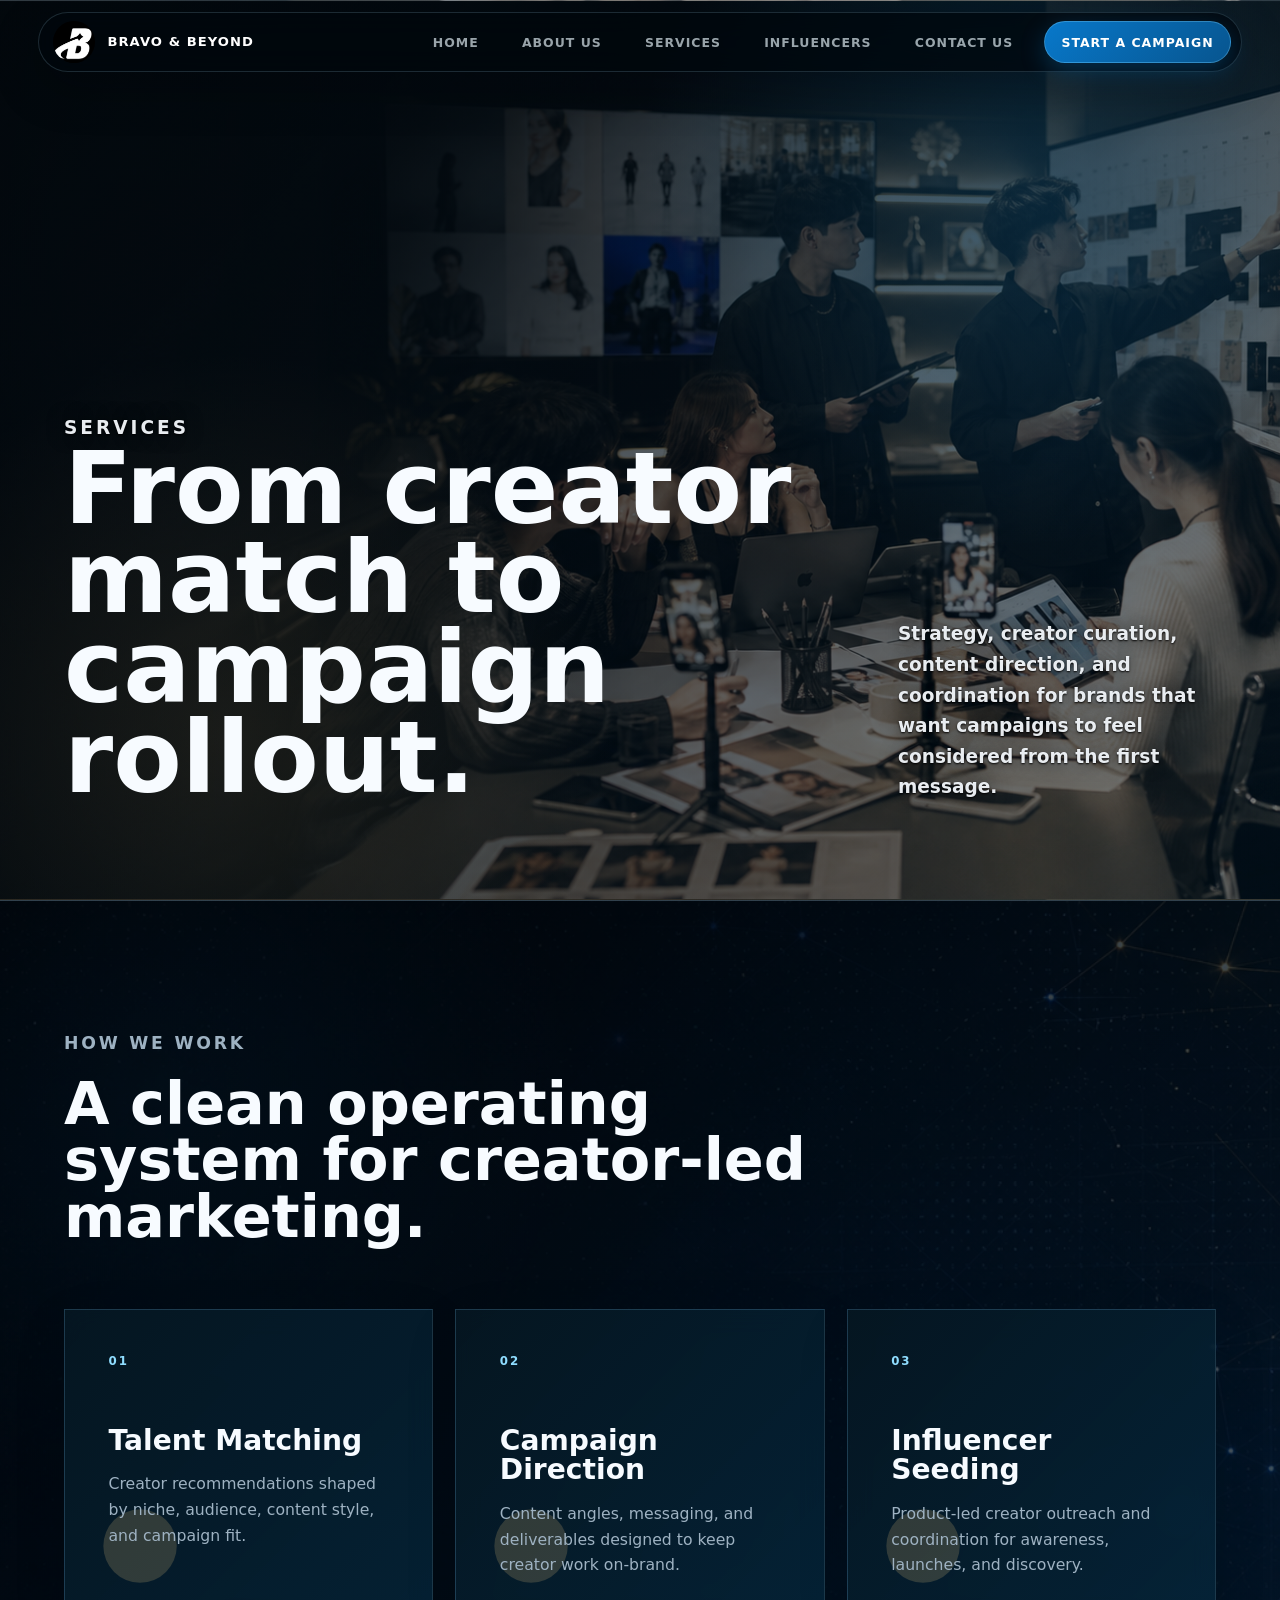
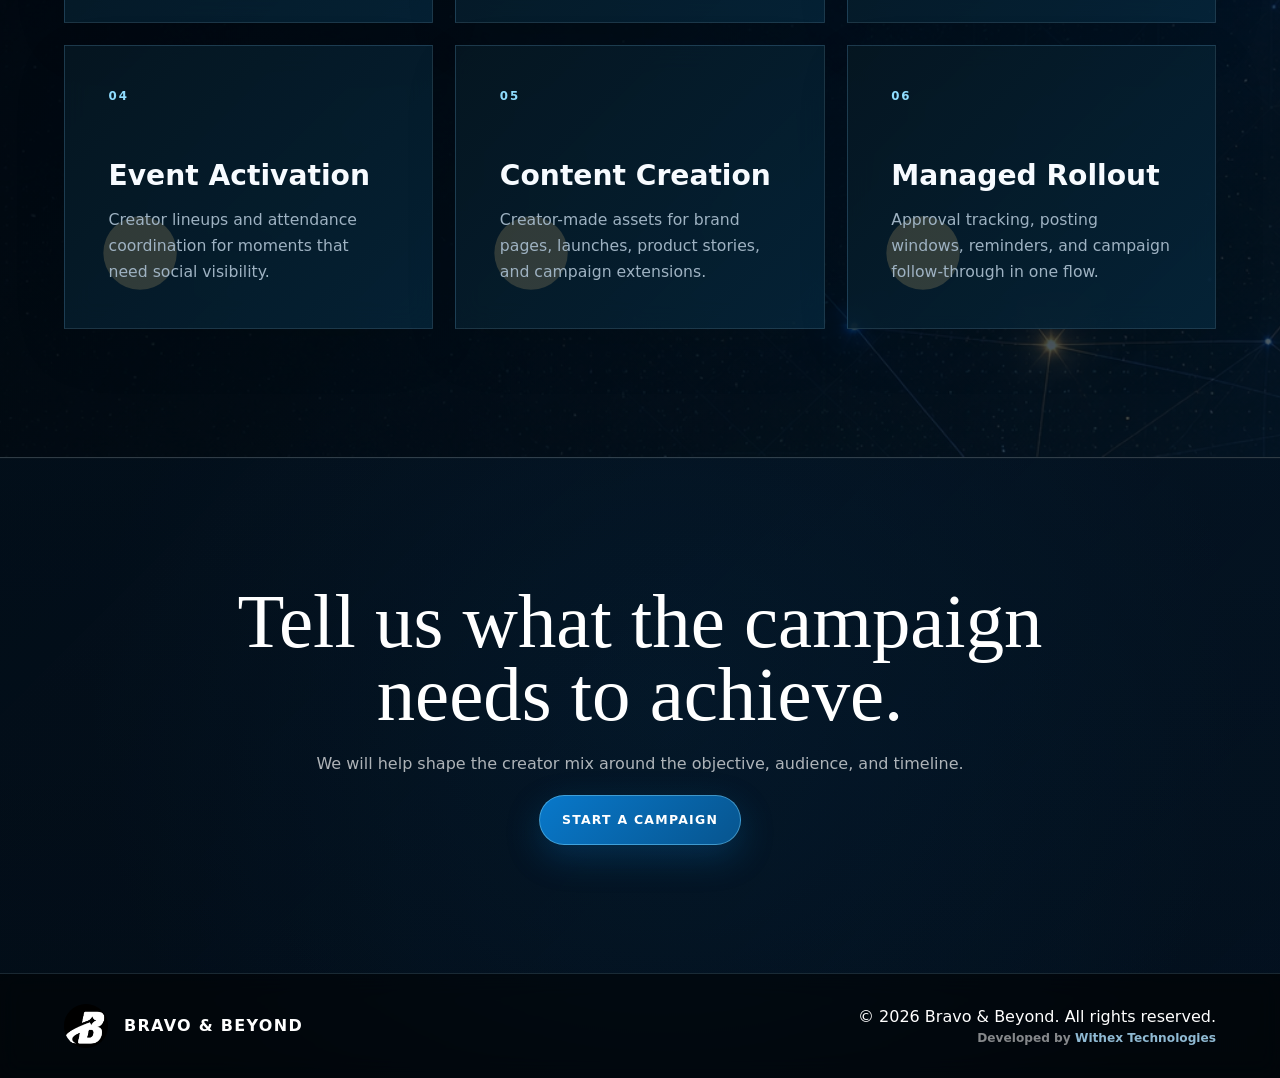
<file: services.html>
<!doctype html>
<html lang="en">
  <head>
    <meta charset="UTF-8" />
    <meta name="viewport" content="width=device-width, initial-scale=1.0" />
    <title>Services | Bravo &amp; Beyond</title>
    <meta
      name="description"
      content="Explore Bravo & Beyond services for creator matching, campaign direction, influencer seeding, and managed campaign execution."
    />
    <link rel="icon" type="image/png" href="assets/favicon.png" />
    <link rel="stylesheet" href="styles.css?v=68" />
    <link rel="stylesheet" href="inner-pages.css?v=11" />
  </head>
  <body class="inner-page">
    <header class="site-header" data-header>
      <a class="brand" href="index.html" aria-label="Bravo & Beyond home">
        <img src="assets/bb-logo.jpg" alt="" />
        <span>Bravo &amp; Beyond</span>
      </a>
      <nav class="desktop-nav" aria-label="Primary navigation">
        <a href="index.html">Home</a>
        <a href="about.html">About Us</a>
        <a href="services.html">Services</a>
        <a href="influencers.html">Influencers</a>
        <a href="contact.html">Contact Us</a>
        <a class="nav-cta" href="index.html#campaign">Start a Campaign</a>
      </nav>
      <button class="menu-toggle" type="button" aria-expanded="false" aria-controls="mobile-nav">
        <span></span>
        <span></span>
      </button>
    </header>

    <nav class="mobile-nav" id="mobile-nav" aria-label="Mobile navigation">
      <a href="index.html">Home</a>
      <a href="about.html">About Us</a>
      <a href="services.html">Services</a>
      <a href="influencers.html">Influencers</a>
      <a href="contact.html">Contact Us</a>
      <a class="mobile-cta" href="index.html#campaign">Start a Campaign</a>
    </nav>

    <main>
      <section class="page-hero services-hero">
        <div class="page-hero-inner">
          <div>
            <p class="eyebrow dark">Services</p>
            <h1>From creator match to campaign rollout.</h1>
          </div>
          <p>
            Strategy, creator curation, content direction, and coordination for
            brands that want campaigns to feel considered from the first message.
          </p>
        </div>
      </section>

      <section class="page-section services-section section-pad">
        <p class="eyebrow dark reveal">How We Work</p>
        <h2 class="reveal">A clean operating system for creator-led marketing.</h2>
        <div class="service-grid">
          <article class="service-card reveal" data-service-card>
            <span>01</span>
            <h3>Talent Matching</h3>
            <p>Creator recommendations shaped by niche, audience, content style, and campaign fit.</p>
          </article>
          <article class="service-card reveal" data-service-card>
            <span>02</span>
            <h3>Campaign Direction</h3>
            <p>Content angles, messaging, and deliverables designed to keep creator work on-brand.</p>
          </article>
          <article class="service-card reveal" data-service-card>
            <span>03</span>
            <h3>Influencer Seeding</h3>
            <p>Product-led creator outreach and coordination for awareness, launches, and discovery.</p>
          </article>
          <article class="service-card reveal" data-service-card>
            <span>04</span>
            <h3>Event Activation</h3>
            <p>Creator lineups and attendance coordination for moments that need social visibility.</p>
          </article>
          <article class="service-card reveal" data-service-card>
            <span>05</span>
            <h3>Content Creation</h3>
            <p>Creator-made assets for brand pages, launches, product stories, and campaign extensions.</p>
          </article>
          <article class="service-card reveal" data-service-card>
            <span>06</span>
            <h3>Managed Rollout</h3>
            <p>Approval tracking, posting windows, reminders, and campaign follow-through in one flow.</p>
          </article>
        </div>
      </section>

      <section class="page-cta section-pad">
        <h2>Tell us what the campaign needs to achieve.</h2>
        <p>We will help shape the creator mix around the objective, audience, and timeline.</p>
        <a class="button button-light" href="index.html#campaign">Start a Campaign</a>
      </section>
    </main>

    <footer class="site-footer">
      <img src="assets/bb-logo.jpg" alt="" />
      <p>Bravo & Beyond</p>
      <span class="footer-legal">
        &copy; 2026 Bravo & Beyond. All rights reserved.
        <small>
          Developed by
          <a href="https://withextech.com" target="_blank" rel="noopener">Withex Technologies</a>
        </small>
      </span>
    </footer>

    <script src="script.js?v=36"></script>
  </body>
</html>
</file>
<file: styles.css>
:root {
  --black: #050505;
  --ink: #111111;
  --charcoal: #181818;
  --white: #fbfaf6;
  --paper: #f4f1ea;
  --line: rgba(17, 17, 17, 0.14);
  --muted: #6d6a63;
  --champagne: #bda56f;
  --cobalt: #245cff;
  --shadow: 0 24px 70px rgba(5, 5, 5, 0.16);
}

* {
  box-sizing: border-box;
}

html {
  scroll-behavior: smooth;
  overflow-x: clip;
}

body {
  margin: 0;
  overflow-x: clip;
  background: var(--white);
  color: var(--ink);
  font-family:
    Inter, ui-sans-serif, system-ui, -apple-system, BlinkMacSystemFont, "Segoe UI",
    sans-serif;
}

body.modal-open {
  overflow: hidden;
}

body::before {
  position: fixed;
  inset: 0;
  z-index: 100;
  pointer-events: none;
  content: "";
  opacity: 0.08;
  background-image:
    radial-gradient(circle at 20% 30%, rgba(0, 0, 0, 0.4) 0 1px, transparent 1px),
    radial-gradient(circle at 70% 80%, rgba(0, 0, 0, 0.35) 0 1px, transparent 1px);
  background-size: 4px 4px, 5px 5px;
  mix-blend-mode: multiply;
}

.admin-page::before {
  display: none;
}

img {
  display: block;
  max-width: 100%;
}

a {
  color: inherit;
  text-decoration: none;
}

.site-header {
  position: fixed;
  top: 0;
  left: 0;
  right: 0;
  z-index: 20;
  display: flex;
  align-items: center;
  justify-content: space-between;
  padding: 22px clamp(18px, 4vw, 56px);
  color: white;
  transition:
    background 240ms ease,
    color 240ms ease,
    border-color 240ms ease,
    padding 240ms ease;
}

.site-header.is-scrolled {
  padding-block: 14px;
  color: var(--ink);
  border-bottom: 1px solid rgba(17, 17, 17, 0.1);
  background: rgba(251, 250, 246, 0.88);
  backdrop-filter: blur(18px);
}

.brand {
  display: flex;
  align-items: center;
  gap: 12px;
  font-size: 0.82rem;
  font-weight: 900;
  letter-spacing: 0.08em;
  text-transform: uppercase;
}

.brand img {
  width: 54px;
  height: 54px;
  overflow: hidden;
  border: 1px solid rgba(255, 255, 255, 0.26);
  border-radius: 50%;
  object-fit: cover;
  background: #000;
}

.site-header.is-scrolled .brand img {
  border-color: rgba(17, 17, 17, 0.16);
}

.brand span {
  max-width: 150px;
  line-height: 1.05;
}

.desktop-nav {
  display: flex;
  align-items: center;
  gap: clamp(18px, 3vw, 38px);
  font-size: 0.78rem;
  font-weight: 700;
  letter-spacing: 0.08em;
  text-transform: uppercase;
}

.desktop-nav a {
  position: relative;
  opacity: 0.86;
}

.desktop-nav a::after {
  position: absolute;
  left: 0;
  bottom: -8px;
  width: 0;
  height: 2px;
  content: "";
  background: var(--cobalt);
  transition: width 220ms ease;
}

.desktop-nav a:hover::after {
  width: 100%;
}

.desktop-nav .nav-cta {
  display: inline-flex;
  min-height: 42px;
  align-items: center;
  border: 1px solid rgba(255, 255, 255, 0.7);
  border-radius: 999px;
  padding: 0 16px;
  color: var(--ink);
  background: white;
  opacity: 1;
}

.desktop-nav .nav-cta::after {
  display: none;
}

.site-header.is-scrolled .desktop-nav .nav-cta {
  color: white;
  border-color: var(--ink);
  background: var(--ink);
  box-shadow: inset 4px 0 0 var(--cobalt);
}

.inner-page .site-header {
  color: var(--ink);
  border-bottom: 1px solid rgba(17, 17, 17, 0.1);
  background: rgba(251, 250, 246, 0.9);
  backdrop-filter: blur(18px);
}

.inner-page .desktop-nav .nav-cta {
  color: white;
  border-color: var(--ink);
  background: var(--ink);
  box-shadow: inset 4px 0 0 var(--cobalt);
}

.inner-page .brand img {
  border-color: rgba(17, 17, 17, 0.16);
}

.menu-toggle,
.mobile-nav {
  display: none;
}

.hero {
  position: relative;
  min-height: 100svh;
  overflow: hidden;
  isolation: isolate;
  color: white;
  background: #000;
}

.hero-video {
  position: absolute;
  inset: 0;
  z-index: -2;
  filter: saturate(0.78) contrast(1.08);
  animation: heroPulse 10s ease-in-out infinite alternate;
}

.hero::after {
  position: absolute;
  inset: 0;
  z-index: -1;
  content: "";
  background:
    linear-gradient(90deg, rgba(0, 0, 0, 0.74), rgba(0, 0, 0, 0.24) 52%, rgba(0, 0, 0, 0.56)),
    radial-gradient(circle at 70% 26%, rgba(36, 92, 255, 0.18), transparent 28%);
}

.hero-video video {
  width: 100%;
  height: 100%;
  object-fit: cover;
}

.video-scanline {
  position: absolute;
  inset: 0;
  background: linear-gradient(180deg, transparent, rgba(255, 255, 255, 0.16), transparent);
  opacity: 0.22;
  animation: scan 5s linear infinite;
}

.hero-content {
  width: min(780px, calc(100% - 36px));
  padding: clamp(116px, 15vh, 148px) 0 100px;
  margin-left: clamp(18px, 7vw, 96px);
}

.eyebrow {
  margin: 0 0 18px;
  color: var(--champagne);
  font-size: 0.76rem;
  font-weight: 800;
  letter-spacing: 0.16em;
  text-transform: uppercase;
}

.eyebrow.dark {
  color: var(--muted);
}

h1,
h2,
h3,
p {
  margin-top: 0;
}

h1,
h2 {
  letter-spacing: 0;
  line-height: 0.95;
}

h1 {
  max-width: 780px;
  margin-bottom: 24px;
  font-family: Georgia, "Times New Roman", serif;
  font-size: clamp(3.55rem, 7.4vw, 6.55rem);
  font-weight: 500;
}

h2 {
  max-width: 920px;
  margin-bottom: 22px;
  font-family: Georgia, "Times New Roman", serif;
  font-size: clamp(2.6rem, 6vw, 6.6rem);
  font-weight: 500;
}

h3 {
  font-size: clamp(1.12rem, 1.8vw, 1.45rem);
}

.hero-content > p:not(.eyebrow) {
  max-width: 550px;
  color: rgba(255, 255, 255, 0.78);
  font-size: clamp(1.05rem, 2vw, 1.35rem);
  line-height: 1.55;
}

.hero-actions {
  display: flex;
  flex-wrap: wrap;
  gap: 12px;
  margin-top: 34px;
}

.button {
  display: inline-flex;
  min-height: 50px;
  align-items: center;
  justify-content: center;
  border: 1px solid currentColor;
  border-radius: 999px;
  padding: 0 22px;
  font-size: 0.78rem;
  font-weight: 800;
  letter-spacing: 0.1em;
  text-transform: uppercase;
  transition:
    transform 220ms ease,
    background 220ms ease,
    color 220ms ease,
    border-color 220ms ease;
}

.button:hover {
  transform: translateY(-2px);
}

.button-light {
  color: var(--ink);
  border-color: white;
  background: white;
}

.button-ghost {
  color: white;
  border-color: rgba(255, 255, 255, 0.45);
  background: rgba(255, 255, 255, 0.08);
}

.button-dark {
  width: max-content;
  color: white;
  border-color: var(--ink);
  background: var(--ink);
  box-shadow: inset 4px 0 0 var(--cobalt);
}

.hero-ticker {
  position: absolute;
  left: 0;
  right: 0;
  bottom: 0;
  display: flex;
  gap: 34px;
  align-items: center;
  overflow: hidden;
  padding: 18px 0;
  border-top: 1px solid rgba(255, 255, 255, 0.16);
  color: rgba(255, 255, 255, 0.78);
  font-size: 0.76rem;
  font-weight: 800;
  letter-spacing: 0.18em;
  text-transform: uppercase;
  white-space: nowrap;
}

.hero-ticker span {
  animation: ticker 18s linear infinite;
}

.trusted {
  overflow: hidden;
  padding: clamp(46px, 7vw, 74px) 0;
  background: #ffffff;
}

.trusted-label {
  margin: 0 auto 26px;
  color: var(--muted);
  font-size: 0.75rem;
  font-weight: 900;
  letter-spacing: 0.18em;
  text-align: center;
  text-transform: uppercase;
}

.logo-marquee {
  position: relative;
  border-block: 1px solid rgba(17, 17, 17, 0.1);
}

.logo-marquee::before {
  position: absolute;
  top: -1px;
  left: 50%;
  width: 110px;
  height: 1px;
  content: "";
  background: var(--champagne);
  transform: translateX(-50%);
}

.logo-row {
  overflow: hidden;
}

.logo-row + .logo-row {
  border-top: 1px solid rgba(17, 17, 17, 0.08);
}

.logo-track {
  display: flex;
  width: max-content;
  gap: clamp(28px, 5vw, 72px);
  align-items: center;
  padding: clamp(18px, 2.4vw, 26px) 0;
  color: rgba(17, 17, 17, 0.56);
  font-family: Georgia, "Times New Roman", serif;
  font-size: clamp(1.16rem, 2.35vw, 2.15rem);
  font-style: italic;
  white-space: nowrap;
  animation: logos 30s linear infinite;
}

.logo-row.is-reverse .logo-track {
  color: rgba(17, 17, 17, 0.72);
  animation-direction: reverse;
  animation-duration: 34s;
}

.section-pad {
  padding: clamp(78px, 10vw, 138px) clamp(18px, 5vw, 72px);
}

.page-hero {
  display: grid;
  min-height: clamp(440px, 72svh, 720px);
  align-items: end;
  padding: clamp(130px, 16vw, 190px) clamp(18px, 5vw, 72px) clamp(54px, 8vw, 96px);
  background:
    linear-gradient(135deg, rgba(17, 17, 17, 0.08), transparent 34%),
    var(--paper);
}

.page-hero-inner {
  display: grid;
  grid-template-columns: minmax(0, 1fr) minmax(260px, 0.42fr);
  gap: clamp(26px, 6vw, 84px);
  align-items: end;
}

.page-hero h1 {
  max-width: 980px;
  margin: 0;
  color: var(--ink);
  font-family:
    Inter, ui-sans-serif, system-ui, -apple-system, BlinkMacSystemFont, "Segoe UI",
    sans-serif;
  font-size: clamp(3rem, 7.8vw, 8.4rem);
  font-weight: 900;
  line-height: 0.9;
}

.page-hero p {
  max-width: 520px;
  margin: 0;
  color: var(--muted);
  font-size: clamp(1.02rem, 1.45vw, 1.2rem);
  line-height: 1.65;
}

.about-hero {
  color: white;
  background:
    linear-gradient(135deg, rgba(5, 5, 5, 0.78), rgba(5, 5, 5, 0.42)),
    radial-gradient(circle at 80% 18%, rgba(36, 92, 255, 0.42), transparent 24%),
    radial-gradient(circle at 18% 80%, rgba(189, 165, 111, 0.34), transparent 28%),
    url("assets/generated/about-hero-agency-culture.png") center / cover;
}

.about-hero h1 {
  color: white;
}

.about-hero .eyebrow,
.about-hero p {
  color: rgba(255, 255, 255, 0.74);
}

.services-hero {
  color: white;
  background:
    linear-gradient(135deg, rgba(5, 5, 5, 0.78), rgba(5, 5, 5, 0.5)),
    radial-gradient(circle at 72% 24%, rgba(189, 165, 111, 0.42), transparent 23%),
    radial-gradient(circle at 18% 74%, rgba(36, 92, 255, 0.32), transparent 28%),
    url("assets/generated/services-hero-campaign-workflow.png") center / cover;
}

.services-hero h1 {
  color: white;
}

.services-hero .eyebrow,
.services-hero p {
  color: rgba(255, 255, 255, 0.76);
}

.editorial-split {
  display: grid;
  grid-template-columns: minmax(280px, 0.72fr) minmax(0, 1fr);
  gap: clamp(26px, 6vw, 86px);
  align-items: center;
  background: var(--white);
}

.about-story {
  background:
    linear-gradient(90deg, var(--white) 0 46%, #efe7d6 46% 100%);
}

.editorial-image {
  position: relative;
  min-height: clamp(320px, 44vw, 560px);
  overflow: hidden;
  box-shadow: var(--shadow);
}

.about-story .editorial-image::after {
  position: absolute;
  inset: auto 22px 22px auto;
  width: clamp(92px, 14vw, 170px);
  aspect-ratio: 1;
  border: 1px solid rgba(255, 255, 255, 0.38);
  border-radius: 50%;
  content: "";
  background:
    radial-gradient(circle at 38% 34%, rgba(255, 255, 255, 0.72), transparent 0 10%, transparent 11%),
    rgba(36, 92, 255, 0.72);
  mix-blend-mode: screen;
}

.editorial-image img,
.editorial-image video {
  width: 100%;
  height: 100%;
  object-fit: cover;
}

.editorial-copy h2,
.page-section h2 {
  max-width: 760px;
  font-family:
    Inter, ui-sans-serif, system-ui, -apple-system, BlinkMacSystemFont, "Segoe UI",
    sans-serif;
  font-size: clamp(2rem, 4.6vw, 5.2rem);
  font-weight: 900;
  line-height: 0.96;
}

.editorial-copy p,
.page-section p {
  max-width: 660px;
  color: var(--muted);
  font-size: clamp(1rem, 1.35vw, 1.16rem);
  line-height: 1.65;
}

.page-section {
  background: var(--paper);
}

.metric-strip {
  display: grid;
  grid-template-columns: repeat(3, minmax(0, 1fr));
  gap: 1px;
  background: rgba(17, 17, 17, 0.12);
}

.metric {
  min-height: 190px;
  padding: clamp(24px, 4vw, 48px);
  background: var(--white);
}

.metric strong {
  display: block;
  margin-bottom: 10px;
  font-size: clamp(2.2rem, 5vw, 5.2rem);
  font-weight: 900;
  line-height: 0.9;
}

.metric span {
  color: var(--muted);
  font-weight: 800;
  letter-spacing: 0.08em;
  text-transform: uppercase;
}

.about-values {
  background:
    radial-gradient(circle at 86% 12%, rgba(36, 92, 255, 0.1), transparent 24%),
    linear-gradient(180deg, #f4f1ea 0%, #ebe3d2 100%);
}

.values-grid {
  display: grid;
  grid-template-columns: repeat(4, minmax(0, 1fr));
  gap: 1px;
  margin-top: clamp(32px, 5vw, 64px);
  background: rgba(17, 17, 17, 0.12);
}

.value-card {
  min-height: 320px;
  padding: clamp(24px, 3vw, 38px);
  background: var(--white);
}

.value-card:nth-child(2) {
  background: #111111;
}

.value-card:nth-child(2) h3,
.value-card:nth-child(2) p {
  color: white;
}

.value-card:nth-child(3) {
  background:
    radial-gradient(circle at 92% 12%, rgba(36, 92, 255, 0.16), transparent 24%),
    #f7f4eb;
}

.value-card:nth-child(4) {
  background:
    linear-gradient(135deg, rgba(189, 165, 111, 0.24), transparent 42%),
    #ffffff;
}

.value-card span {
  display: block;
  margin-bottom: clamp(44px, 5vw, 72px);
  color: var(--champagne);
  font-size: 0.72rem;
  font-weight: 900;
  letter-spacing: 0.16em;
  text-transform: uppercase;
}

.value-card h3 {
  margin-bottom: 16px;
  font-size: clamp(1.25rem, 2vw, 1.8rem);
  line-height: 1.06;
}

.value-card p {
  margin-bottom: 0;
  color: var(--muted);
  font-size: 0.98rem;
  line-height: 1.6;
}

.mission-vision {
  display: grid;
  grid-template-columns: repeat(2, minmax(0, 1fr));
  gap: 1px;
  background: rgba(17, 17, 17, 0.16);
}

.mission-panel {
  min-height: clamp(390px, 45vw, 560px);
  display: grid;
  grid-template-rows: auto 1fr;
  align-content: stretch;
  gap: clamp(58px, 8vw, 110px);
  padding: clamp(34px, 6vw, 72px);
  color: white;
  background:
    linear-gradient(135deg, rgba(5, 5, 5, 0.86), rgba(5, 5, 5, 0.62)),
    radial-gradient(circle at 84% 16%, rgba(189, 165, 111, 0.38), transparent 24%),
    url("assets/generated/about-mission-strategy.png") center / cover;
}

.mission-panel.is-dark {
  color: var(--ink);
  background:
    radial-gradient(circle at 82% 20%, rgba(36, 92, 255, 0.13), transparent 28%),
    linear-gradient(135deg, #eee6d5 0%, #f8f4eb 100%);
}

.mission-panel h2 {
  max-width: 720px;
  margin: 0;
  align-self: start;
  font-family:
    Inter, ui-sans-serif, system-ui, -apple-system, BlinkMacSystemFont, "Segoe UI",
    sans-serif;
  font-size: clamp(2rem, 3.75vw, 4.45rem);
  font-weight: 900;
  line-height: 0.98;
}

.mission-panel.is-dark .eyebrow {
  color: var(--muted);
}

.mission-panel:not(.is-dark) .eyebrow {
  color: rgba(255, 255, 255, 0.68);
}

.service-grid,
.influencer-grid {
  display: grid;
  grid-template-columns: repeat(3, minmax(0, 1fr));
  gap: 1px;
  margin-top: clamp(32px, 5vw, 64px);
  background: rgba(17, 17, 17, 0.12);
}

.services-section {
  overflow: hidden;
  background:
    radial-gradient(circle at 88% 10%, rgba(36, 92, 255, 0.11), transparent 24%),
    linear-gradient(180deg, #f7f4eb 0%, #eee6d5 100%);
}

.services-section .service-grid {
  gap: clamp(14px, 2vw, 22px);
  background: transparent;
  perspective: 1200px;
}

.service-card,
.influencer-card {
  min-height: 280px;
  padding: clamp(24px, 3.4vw, 44px);
  background: var(--white);
}

.services-section .service-card {
  position: relative;
  isolation: isolate;
  overflow: hidden;
  border: 1px solid rgba(17, 17, 17, 0.12);
  background:
    radial-gradient(circle at var(--card-x, 50%) var(--card-y, 50%), rgba(36, 92, 255, 0.14), transparent 0 26%),
    linear-gradient(135deg, rgba(255, 255, 255, 0.92), rgba(255, 255, 255, 0.64));
  box-shadow: 0 18px 54px rgba(5, 5, 5, 0.08);
  transform:
    rotateX(var(--tilt-y, 0deg))
    rotateY(var(--tilt-x, 0deg))
    translateY(var(--lift, 0));
  transition:
    border-color 240ms ease,
    box-shadow 240ms ease,
    transform 240ms ease,
    background 240ms ease;
}

.services-section .service-card::before {
  position: absolute;
  inset: auto auto 24px 24px;
  z-index: -1;
  width: clamp(72px, 8vw, 120px);
  aspect-ratio: 1;
  border-radius: 50%;
  content: "";
  background: rgba(189, 165, 111, 0.24);
  transform: scale(0.72);
  transition:
    transform 260ms ease,
    background 260ms ease;
}

.services-section .service-card::after {
  position: absolute;
  inset: 0;
  z-index: -1;
  content: "";
  background: linear-gradient(135deg, rgba(5, 5, 5, 0.92), rgba(5, 5, 5, 0.72));
  opacity: 0;
  transition: opacity 240ms ease;
}

.services-section .service-card:hover,
.services-section .service-card:focus-within {
  --lift: -8px;
  border-color: rgba(17, 17, 17, 0.28);
  box-shadow: 0 26px 72px rgba(5, 5, 5, 0.18);
}

.services-section .service-card:hover::before,
.services-section .service-card:focus-within::before {
  background: rgba(36, 92, 255, 0.34);
  transform: scale(1.15);
}

.services-section .service-card:hover::after,
.services-section .service-card:focus-within::after {
  opacity: 1;
}

.services-section .service-card:hover h3,
.services-section .service-card:hover p,
.services-section .service-card:focus-within h3,
.services-section .service-card:focus-within p {
  color: white;
}

.service-card span,
.influencer-card span {
  display: block;
  margin-bottom: 58px;
  color: var(--champagne);
  font-size: 0.74rem;
  font-weight: 900;
  letter-spacing: 0.16em;
  text-transform: uppercase;
}

.service-card h3,
.influencer-card h3 {
  margin-bottom: 16px;
  font-size: clamp(1.35rem, 2.2vw, 2rem);
  line-height: 1.05;
}

.service-card p,
.influencer-card p {
  margin-bottom: 0;
  font-size: 0.98rem;
}

.page-cta {
  display: grid;
  gap: 22px;
  justify-items: center;
  text-align: center;
  color: white;
  background: var(--black);
}

.page-cta h2 {
  margin-bottom: 0;
  color: white;
}

.page-cta p {
  margin: 0;
  color: rgba(255, 255, 255, 0.68);
}

.talent-directory {
  background: var(--white);
}

.inner-page main > .talent-directory:first-child {
  padding-top: clamp(118px, 13vw, 154px);
}

.directory-head {
  display: grid;
  grid-template-columns: minmax(0, 1fr) minmax(260px, 420px);
  gap: clamp(24px, 5vw, 72px);
  align-items: end;
}

.directory-head-simple {
  display: flex;
  justify-content: flex-end;
}

.directory-head-simple .talent-search {
  width: min(420px, 100%);
}

.directory-head h2 {
  max-width: 760px;
  margin-bottom: 0;
  font-family:
    Inter, ui-sans-serif, system-ui, -apple-system, BlinkMacSystemFont, "Segoe UI",
    sans-serif;
  font-size: clamp(2.1rem, 4.5vw, 5rem);
  font-weight: 900;
  line-height: 0.96;
}

.directory-intro h1 {
  max-width: 520px;
  margin-bottom: 0;
  font-family:
    Inter, ui-sans-serif, system-ui, -apple-system, BlinkMacSystemFont, "Segoe UI",
    sans-serif;
  font-size: clamp(1.75rem, 3vw, 3rem);
  font-weight: 850;
  line-height: 1;
}

.talent-search {
  gap: 12px;
}

.talent-search input {
  min-height: 52px;
  border: 1px solid rgba(17, 17, 17, 0.16);
  border-radius: 0;
  padding: 0 16px;
  background: var(--paper);
}

.talent-filters {
  display: flex;
  flex-wrap: wrap;
  gap: 10px;
  margin-top: clamp(18px, 2.6vw, 30px);
}

.talent-filters button {
  min-height: 42px;
  border: 1px solid rgba(17, 17, 17, 0.18);
  border-radius: 999px;
  padding: 0 16px;
  color: var(--muted);
  background: transparent;
  font-size: 0.72rem;
  font-weight: 900;
  letter-spacing: 0.1em;
  text-transform: uppercase;
  cursor: pointer;
  transition:
    color 180ms ease,
    border-color 180ms ease,
    background 180ms ease;
}

.talent-filters button.is-active,
.talent-filters button:hover {
  color: white;
  border-color: var(--ink);
  background: var(--ink);
}

.talent-grid {
  display: grid;
  grid-template-columns: repeat(5, minmax(0, 1fr));
  gap: clamp(14px, 2vw, 22px);
  margin-top: clamp(24px, 4vw, 46px);
}

.talent-card {
  position: relative;
  overflow: hidden;
  min-height: clamp(300px, 31vw, 470px);
  color: white;
  background: var(--black);
  box-shadow: 0 18px 48px rgba(5, 5, 5, 0.12);
  cursor: pointer;
}

.talent-card[hidden] {
  display: none;
}

.talent-card:focus-visible {
  outline: 3px solid var(--cobalt);
  outline-offset: 4px;
}

.talent-card img {
  width: 100%;
  height: 100%;
  object-fit: cover;
  filter: saturate(0.85) contrast(1.04);
  transition:
    filter 260ms ease,
    transform 420ms ease;
}

.talent-card:hover img {
  filter: saturate(1) contrast(1.08);
  transform: scale(1.035);
}

.talent-card::after {
  position: absolute;
  inset: 45% 0 0;
  content: "";
  background: linear-gradient(180deg, transparent, rgba(5, 5, 5, 0.82));
}

.talent-card div {
  position: absolute;
  left: 14px;
  right: 14px;
  bottom: 14px;
  z-index: 1;
  padding: 15px 16px 14px;
  border: 1px solid rgba(255, 255, 255, 0.16);
  background:
    linear-gradient(135deg, rgba(255, 255, 255, 0.18), rgba(255, 255, 255, 0.05)),
    rgba(5, 5, 5, 0.46);
  backdrop-filter: blur(14px);
  box-shadow: 0 16px 44px rgba(0, 0, 0, 0.22);
}

.talent-card h3 {
  margin: 0 0 7px;
  font-family:
    Inter, ui-sans-serif, system-ui, -apple-system, BlinkMacSystemFont, "Segoe UI",
    sans-serif;
  font-size: clamp(1.12rem, 1.45vw, 1.42rem);
  font-weight: 900;
  letter-spacing: 0;
  line-height: 1.02;
}

.talent-card span {
  color: rgba(255, 255, 255, 0.72);
  font-size: 0.62rem;
  font-weight: 900;
  letter-spacing: 0.12em;
  text-transform: uppercase;
}

.talent-empty {
  display: none;
  margin: 34px 0 0;
  color: var(--muted);
  font-weight: 800;
  text-align: center;
}

.talent-empty.is-visible {
  display: block;
}

.talent-modal[hidden] {
  display: none;
}

.talent-modal {
  position: fixed;
  inset: 0;
  z-index: 80;
  display: grid;
  padding: clamp(18px, 4vw, 56px);
  place-items: center;
}

.talent-modal-backdrop {
  position: absolute;
  inset: 0;
  border: 0;
  background: rgba(5, 5, 5, 0.7);
  backdrop-filter: blur(14px) saturate(0.8);
  cursor: pointer;
}

.talent-modal-panel {
  position: relative;
  z-index: 1;
  display: grid;
  grid-template-columns: minmax(295px, 0.46fr) minmax(610px, 1fr);
  gap: 0;
  width: min(1138px, calc(100vw - 36px));
  max-height: min(690px, 90svh);
  overflow: auto;
  border: 1px solid rgba(17, 17, 17, 0.24);
  border-radius: 8px;
  padding: 0;
  color: var(--ink);
  background:
    radial-gradient(circle at 14% 6%, rgba(196, 163, 86, 0.12), transparent 28%),
    linear-gradient(135deg, rgba(255, 255, 255, 0.98), rgba(246, 242, 233, 0.97));
  box-shadow: 0 38px 112px rgba(0, 0, 0, 0.45);
}

.talent-modal-close {
  position: absolute;
  top: 18px;
  right: 20px;
  z-index: 2;
  width: 36px;
  height: 36px;
  border: 0;
  border-radius: 50%;
  color: var(--ink);
  background: transparent;
  font-size: 2.1rem;
  font-weight: 300;
  line-height: 1;
  cursor: pointer;
}

.talent-modal-profile {
  display: grid;
  gap: 16px;
  align-content: start;
  min-height: 100%;
  border-right: 1px solid rgba(17, 17, 17, 0.12);
  padding: 24px 28px 24px;
  color: var(--ink);
}

.talent-modal-portrait {
  overflow: hidden;
  height: clamp(230px, 33svh, 292px);
  min-height: 0;
  border-radius: 8px;
  background: #d9d2c5;
  box-shadow: 0 18px 44px rgba(17, 17, 17, 0.14);
}

.talent-modal-portrait img {
  width: 100%;
  height: 100%;
  object-fit: cover;
  object-position: center;
}

.talent-modal-details {
  display: grid;
  gap: 10px;
}

.talent-modal-details .eyebrow {
  display: none;
}

.talent-modal-details h2 {
  margin: 0;
  font-family: Georgia, "Times New Roman", serif;
  font-size: clamp(2rem, 2.7vw, 2.95rem);
  font-weight: 700;
  line-height: 0.96;
  letter-spacing: 0;
}

.talent-modal-category {
  margin: 0;
  color: var(--muted);
  font-size: 1rem;
  font-weight: 700;
  letter-spacing: 0;
  text-transform: none;
}

.talent-modal-email {
  display: flex;
  align-items: center;
  gap: 9px;
  width: 100%;
  max-width: 100%;
  border-top: 1px solid rgba(196, 163, 86, 0.32);
  border-bottom: 1px solid rgba(17, 17, 17, 0.1);
  padding: 12px 0 11px;
  color: var(--ink);
  font-size: 0.82rem;
  font-weight: 700;
  overflow-wrap: anywhere;
}

.talent-modal-email::before {
  content: "";
  display: grid;
  place-items: center;
  flex: 0 0 auto;
  width: 22px;
  height: 22px;
  border: 1px solid rgba(196, 163, 86, 0.46);
  border-radius: 50%;
  background:
    url("data:image/svg+xml,%3Csvg viewBox='0 0 24 24' fill='none' stroke='%239a7531' stroke-width='2' stroke-linecap='round' stroke-linejoin='round' xmlns='http://www.w3.org/2000/svg'%3E%3Crect x='3' y='5' width='18' height='14' rx='2'/%3E%3Cpath d='m4 7 8 6 8-6'/%3E%3C/svg%3E")
    center / 13px 13px no-repeat;
}

.talent-socials {
  display: grid;
  gap: 0;
  margin-top: 0;
}

.talent-socials a {
  position: relative;
  display: grid;
  grid-template-columns: 34px 1fr;
  align-items: center;
  min-height: 40px;
  border: 0;
  border-bottom: 1px solid rgba(17, 17, 17, 0.1);
  border-radius: 0;
  padding: 0;
  color: var(--ink);
  background: transparent;
  font-size: 0.86rem;
  font-weight: 800;
  letter-spacing: 0;
  text-transform: none;
}

.social-icon {
  display: grid;
  place-items: center;
  width: 26px;
  height: 26px;
  border-radius: 50%;
  background: var(--black);
  box-shadow: inset 0 0 0 1px rgba(255, 255, 255, 0.12);
}

.social-icon svg {
  width: 15px;
  height: 15px;
  stroke: white;
  stroke-width: 1.8;
  fill: none;
}

.social-icon-facebook svg path {
  fill: white;
  stroke: none;
}

.social-icon-youtube svg rect {
  fill: none;
}

.social-icon-youtube svg path {
  fill: white;
  stroke: none;
}

.social-username {
  overflow: hidden;
  text-overflow: ellipsis;
  white-space: nowrap;
}

.talent-modal-videos {
  display: grid;
  gap: 18px;
  align-content: start;
  min-height: 100%;
  padding: 56px 30px 34px;
  color: var(--ink);
}

.talent-modal-bio {
  max-width: 620px;
  border-bottom: 1px solid rgba(17, 17, 17, 0.1);
  padding: 0 54px 18px 0;
}

.talent-modal-bio p {
  margin: 0;
}

.talent-modal-bio p + p {
  margin-top: 12px;
  color: rgba(17, 17, 17, 0.68);
  font-size: clamp(0.88rem, 1.05vw, 1.02rem);
  font-weight: 700;
  line-height: 1.5;
}

.talent-modal-videos-head {
  display: flex;
  gap: 16px;
  align-items: end;
  justify-content: space-between;
  padding-right: 54px;
}

.talent-modal-videos-head p,
.talent-modal-videos-head span {
  margin: 0;
}

.talent-modal-videos-head span {
  color: var(--muted);
  font-size: 0.78rem;
  font-weight: 700;
}

.talent-video-grid {
  display: grid;
  grid-template-columns: repeat(3, minmax(0, 1fr));
  gap: 18px;
}

.talent-video-card {
  position: relative;
  overflow: hidden;
  border: 1px solid rgba(17, 17, 17, 0.12);
  border-radius: 8px;
  background: rgba(255, 255, 255, 0.74);
  box-shadow: 0 16px 40px rgba(5, 5, 5, 0.1);
}

.talent-video-card video {
  display: block;
  width: 100%;
  max-height: 430px;
  aspect-ratio: 9 / 16;
  background: var(--black);
  object-fit: cover;
}

.contact-page-hero {
  min-height: clamp(390px, 58svh, 600px);
}

.contact-directory {
  display: grid;
  grid-template-columns: minmax(280px, 0.72fr) minmax(320px, 0.7fr);
  gap: clamp(28px, 5vw, 64px);
  align-items: start;
  background: var(--white);
}

.contact-info h2 {
  max-width: 520px;
  margin-bottom: 14px;
  font-family:
    Inter, ui-sans-serif, system-ui, -apple-system, BlinkMacSystemFont, "Segoe UI",
    sans-serif;
  font-size: clamp(1.9rem, 3vw, 3.35rem);
  font-weight: 900;
  line-height: 1;
}

.contact-info > p:not(.eyebrow) {
  max-width: 520px;
  margin-bottom: 0;
  color: var(--muted);
  font-size: clamp(0.95rem, 1.1vw, 1.04rem);
  line-height: 1.52;
}

.contact-detail-list {
  display: grid;
  gap: 1px;
  margin-top: clamp(22px, 3vw, 34px);
  background: rgba(17, 17, 17, 0.12);
}

.contact-detail {
  display: grid;
  gap: 7px;
  padding: clamp(17px, 2.2vw, 25px);
  background: var(--paper);
}

.contact-detail span {
  color: var(--muted);
  font-size: 0.72rem;
  font-weight: 900;
  letter-spacing: 0.16em;
  text-transform: uppercase;
}

.contact-detail strong {
  color: var(--ink);
  font-size: clamp(1rem, 1.3vw, 1.18rem);
  font-weight: 850;
  line-height: 1.2;
}

.contact-page-form {
  padding: clamp(24px, 4vw, 44px);
  background: var(--paper);
  box-shadow: var(--shadow);
}

.contact-page-form h2 {
  font-size: clamp(2rem, 3.4vw, 3.4rem);
}

.intro {
  display: grid;
  grid-template-columns: minmax(280px, 0.72fr) minmax(0, 1fr);
  gap: clamp(24px, 5vw, 74px);
  align-items: stretch;
  border-top: 1px solid var(--line);
  background: var(--paper);
}

.intro-visual {
  height: clamp(300px, 50svh, 500px);
  max-height: calc(100svh - 180px);
  overflow: hidden;
  border: 1px solid rgba(17, 17, 17, 0.12);
  box-shadow: var(--shadow);
}

.intro-visual img {
  width: 100%;
  height: 100%;
  object-fit: cover;
  object-position: center;
  filter: saturate(0.82) contrast(1.04);
}

.intro-content {
  display: grid;
  gap: clamp(18px, 3vw, 34px);
}

.intro .section-copy h2 {
  max-width: 760px;
  font-family:
    Inter, ui-sans-serif, system-ui, -apple-system, BlinkMacSystemFont, "Segoe UI",
    sans-serif;
  font-size: clamp(2rem, 3.7vw, 4rem);
  font-weight: 800;
  line-height: 1.04;
}

.intro-text {
  max-width: 660px;
}

.intro-text,
.section-copy p,
.contact-form p {
  color: var(--muted);
  font-size: clamp(1rem, 1.4vw, 1.16rem);
  line-height: 1.65;
}

.help {
  position: relative;
  overflow: visible;
  min-height: 245vh;
  background:
    radial-gradient(circle at 78% 20%, rgba(36, 92, 255, 0.08), transparent 24%),
    linear-gradient(180deg, #efede6 0%, #f7f4ee 100%);
}

.help-grid {
  display: grid;
  grid-template-columns: minmax(0, 0.82fr) minmax(360px, 0.78fr);
  gap: clamp(34px, 7vw, 96px);
  align-items: stretch;
  min-height: 195vh;
}

.help-left {
  display: grid;
  align-items: start;
}

.help-intro {
  position: sticky;
  top: 104px;
  z-index: 2;
  display: grid;
  gap: clamp(12px, 2vw, 18px);
  padding-bottom: 18px;
}

.media-stage {
  position: relative;
  min-height: 100%;
  overflow: visible;
}

.section-copy {
  max-width: 900px;
}

.help-statement {
  max-width: 500px;
  margin: 0;
  color: var(--ink);
  font-size: clamp(1.04rem, 1.7vw, 1.38rem);
  font-weight: 700;
  line-height: 1.34;
}

.help-switcher {
  position: relative;
  display: flex;
  min-height: clamp(250px, 30vw, 340px);
  align-items: center;
  max-width: 500px;
  border: 1px solid var(--line);
  padding: clamp(22px, 3vw, 34px);
  background: rgba(255, 255, 255, 0.82);
  box-shadow: 0 16px 48px rgba(17, 17, 17, 0.07);
  transition:
    opacity 220ms ease,
    transform 220ms ease;
}

.switcher-body {
  display: grid;
  gap: 12px;
  padding-right: 34px;
}

.help-switcher.is-changing {
  opacity: 0.78;
  transform: translateY(4px);
}

.switcher-count {
  display: inline-block;
  color: var(--muted);
  font-size: 0.72rem;
  font-weight: 900;
  letter-spacing: 0.14em;
  text-transform: uppercase;
}

.help-switcher h2 {
  margin: 0;
  font-family:
    Inter, ui-sans-serif, system-ui, -apple-system, BlinkMacSystemFont, "Segoe UI",
    sans-serif;
  font-size: clamp(1.85rem, 3.2vw, 3.3rem);
  font-weight: 850;
  line-height: 1;
}

.help-switcher p {
  max-width: 430px;
  margin: 0;
  color: var(--muted);
  font-size: clamp(1rem, 1.4vw, 1.14rem);
  line-height: 1.6;
}

.switcher-dots {
  position: absolute;
  top: 50%;
  right: 18px;
  display: grid;
  gap: 8px;
  transform: translateY(-50%);
}

.switcher-dots span {
  width: 7px;
  height: 7px;
  border: 1px solid rgba(17, 17, 17, 0.34);
  border-radius: 50%;
  background: transparent;
  transition:
    height 180ms ease,
    background 180ms ease,
    border-color 180ms ease;
}

.switcher-dots span.is-active {
  height: 22px;
  border-color: var(--ink);
  border-radius: 999px;
  background: var(--ink);
  box-shadow: 0 0 0 4px rgba(36, 92, 255, 0.1);
}

.help-actions {
  display: flex;
  flex-wrap: wrap;
  gap: 10px;
  margin-top: 0;
}

.solution-button {
  display: inline-flex;
  min-height: 48px;
  align-items: center;
  justify-content: center;
  border: 1px solid rgba(17, 17, 17, 0.18);
  border-radius: 999px;
  padding: 0 18px;
  color: var(--ink);
  background: rgba(255, 255, 255, 0.7);
  font-size: 0.76rem;
  font-weight: 900;
  letter-spacing: 0.08em;
  text-transform: uppercase;
  transition:
    transform 220ms ease,
    border-color 220ms ease,
    background 220ms ease,
    color 220ms ease;
}

.solution-button:hover {
  transform: translateY(-2px);
  border-color: var(--ink);
}

.solution-button.is-primary {
  color: white;
  border-color: var(--ink);
  background: var(--ink);
  box-shadow: inset 4px 0 0 var(--cobalt);
}

.media-orbit {
  position: sticky;
  top: 96px;
  min-height: min(760px, calc(100vh - 110px));
  transform: translateY(0);
  transition: transform 120ms linear;
}

.bubble {
  position: absolute;
  overflow: visible;
  margin: 0;
  border: 1px solid rgba(183, 229, 255, 0.72);
  border-radius: 50%;
  opacity: 0;
  box-shadow:
    0 0 0 5px rgba(118, 202, 255, 0.08),
    0 0 32px rgba(107, 199, 255, 0.38),
    0 22px 70px rgba(0, 5, 10, 0.5);
  background: #ddd;
  transform:
    translate3d(var(--shoot-x, 0), var(--bubble-y, 260px), 0)
    scale(var(--bubble-scale, 0.82));
  transition: opacity 180ms linear;
}

.bubble::before {
  position: absolute;
  top: 50%;
  left: calc(100% - 8px);
  z-index: -1;
  width: clamp(90px, 13vw, 210px);
  height: clamp(14px, 2.2vw, 28px);
  border-radius: 0 999px 999px 0;
  content: "";
  opacity: 0.66;
  background:
    linear-gradient(90deg, rgba(176, 230, 255, 0.72) 0%, rgba(86, 185, 242, 0.12) 70%, transparent 100%);
  filter: blur(3px);
  transform: translateY(-50%) rotate(var(--shoot-angle, 13deg));
  transform-origin: left center;
  animation: cometTail 2.8s ease-in-out infinite alternate;
}

.bubble::after {
  position: absolute;
  inset: 0;
  z-index: 2;
  border: 1px solid rgba(211, 242, 255, 0.36);
  border-radius: 50%;
  pointer-events: none;
  content: "";
  box-shadow:
    0 0 0 6px rgba(118, 202, 255, 0.08),
    0 0 32px rgba(107, 199, 255, 0.38),
    inset -12px -8px 22px rgba(12, 78, 124, 0.28),
    inset 8px 6px 16px rgba(255, 255, 255, 0.16);
}

.bubble:nth-child(2n) {
  --shoot-angle: 9deg;
  --shoot-x: 10px;
}

.bubble:nth-child(3n) {
  --shoot-angle: 17deg;
  --shoot-x: -8px;
}

.bubble.is-active .bubble-media img {
  animation: bubbleMediaFloat 7s ease-in-out infinite alternate;
}

.bubble-media {
  position: absolute;
  inset: 0;
  z-index: 1;
  overflow: hidden;
  border-radius: 50%;
  clip-path: circle(50% at 50% 50%);
  background: #07131d;
}

.bubble-media img,
.bubble-media video {
  position: absolute;
  top: 50%;
  left: 50%;
  width: 100%;
  height: 100%;
  min-width: 104%;
  min-height: 104%;
  max-width: none;
  border-radius: 0;
  object-fit: cover;
  object-position: center;
  transform: translate(-50%, -50%) scale(1.04);
}

.bubble-large {
  top: -42px;
  right: 1%;
  width: min(320px, 48vw);
  aspect-ratio: 1;
}

.bubble-mid {
  top: 58px;
  left: 2%;
  width: min(210px, 34vw);
  aspect-ratio: 1;
  animation-delay: -2s;
}

.bubble-center {
  top: 270px;
  left: 8%;
  width: min(320px, 46vw);
  aspect-ratio: 1;
  animation-delay: -2.8s;
}

.bubble-small {
  top: 178px;
  right: -5%;
  width: min(190px, 30vw);
  aspect-ratio: 1;
  animation-delay: -4s;
}

.bubble-connector {
  top: 445px;
  left: 38%;
  width: min(190px, 30vw);
  aspect-ratio: 1;
  animation-delay: -3.4s;
}

.bubble-pill {
  top: 505px;
  right: 1%;
  width: min(230px, 35vw);
  aspect-ratio: 1;
  border-radius: 50%;
  animation-delay: -1.5s;
}

.bubble-late {
  top: 610px;
  left: 12%;
  width: min(210px, 33vw);
  aspect-ratio: 1;
  animation-delay: -5s;
}

.contact-form {
  border: 1px solid var(--line);
  background: rgba(255, 255, 255, 0.78);
  box-shadow: 0 16px 48px rgba(17, 17, 17, 0.07);
}

.campaigns {
  color: white;
  min-height: 100svh;
  background:
    linear-gradient(130deg, rgba(36, 92, 255, 0.12), transparent 30%),
    linear-gradient(180deg, #080808, #171717);
}

.campaigns-head {
  max-width: 980px;
}

.campaigns-head h2 {
  max-width: 520px;
  font-family:
    Inter, ui-sans-serif, system-ui, -apple-system, BlinkMacSystemFont, "Segoe UI",
    sans-serif;
  color: white;
  font-size: clamp(1.45rem, 2.45vw, 2.55rem);
  font-weight: 850;
  line-height: 1.02;
}

.campaign-video-carousel {
  padding-top: clamp(22px, 3.8vw, 42px);
}

.campaign-video-stage {
  position: relative;
  height: clamp(390px, 45vw, 510px);
  overflow: hidden;
}

.campaign-video-card {
  position: absolute;
  top: 50%;
  left: 50%;
  width: min(285px, 25vw);
  aspect-ratio: 9 / 16;
  overflow: hidden;
  border: 1px solid rgba(255, 255, 255, 0.16);
  background: #111;
  box-shadow: 0 24px 70px rgba(0, 0, 0, 0.36);
  transform: translate(-50%, -50%) translateX(var(--x, 0)) scale(var(--scale, 0.72));
  opacity: var(--opacity, 0.42);
  z-index: var(--z, 1);
  filter: grayscale(var(--gray, 1)) brightness(var(--bright, 0.58));
  transition:
    transform 520ms cubic-bezier(0.2, 0.8, 0.2, 1),
    opacity 520ms ease,
    filter 520ms ease;
}

.campaign-video-card.is-active {
  border-color: rgba(255, 255, 255, 0.36);
  box-shadow: 0 34px 100px rgba(0, 0, 0, 0.52);
}

.campaign-video-card video {
  width: 100%;
  height: 100%;
  object-fit: cover;
}

.campaign-video-card::after {
  position: absolute;
  inset: 0;
  content: "";
  background: linear-gradient(180deg, transparent 58%, rgba(0, 0, 0, 0.72));
}

.campaign-video-card p {
  position: absolute;
  left: 18px;
  right: 18px;
  bottom: 18px;
  z-index: 1;
  margin: 0;
  color: white;
  font-size: 0.72rem;
  font-weight: 900;
  letter-spacing: 0.14em;
  text-transform: uppercase;
}

.campaign-slider {
  display: flex;
  gap: 10px;
  justify-content: center;
  margin-top: 16px;
}

.campaign-slider button {
  width: 40px;
  height: 4px;
  border: 0;
  border-radius: 999px;
  background: rgba(255, 255, 255, 0.24);
  cursor: pointer;
  transition:
    width 180ms ease,
    background 180ms ease;
}

.campaign-slider button.is-active {
  width: 74px;
  background: white;
}

.contact {
  display: grid;
  grid-template-columns: minmax(280px, 0.64fr) minmax(320px, 0.76fr);
  gap: clamp(24px, 5vw, 70px);
  align-items: center;
  background: var(--paper);
}

.contact-visual {
  min-height: clamp(360px, 42vw, 520px);
  overflow: hidden;
  border: 0;
  border-radius: 0 120px 0 0;
  box-shadow: var(--shadow);
}

.contact-visual img {
  width: 100%;
  height: 100%;
  object-fit: cover;
}

.contact-form {
  display: grid;
  align-content: start;
  gap: 16px;
  border: 0;
  padding: 0;
  background: transparent;
  box-shadow: none;
}

.contact-form h2 {
  max-width: 520px;
  margin-bottom: 0;
  font-family:
    Inter, ui-sans-serif, system-ui, -apple-system, BlinkMacSystemFont, "Segoe UI",
    sans-serif;
  font-size: clamp(2.2rem, 4.5vw, 4.6rem);
  font-weight: 850;
  line-height: 0.96;
}

.contact-form > p {
  max-width: 520px;
  margin-bottom: 14px;
}

label {
  display: grid;
  gap: 8px;
  color: var(--muted);
  font-size: 0.76rem;
  font-weight: 900;
  letter-spacing: 0.1em;
  text-transform: uppercase;
}

input,
select,
textarea {
  width: 100%;
  border: 0;
  border-bottom: 1px solid rgba(17, 17, 17, 0.26);
  border-radius: 0;
  padding: 10px 0 13px;
  color: var(--ink);
  background: transparent;
  font: inherit;
}

input:focus,
select:focus,
textarea:focus {
  outline: 2px solid rgba(36, 92, 255, 0.42);
  outline-offset: 2px;
}

textarea {
  resize: vertical;
}

.site-footer {
  display: flex;
  flex-wrap: wrap;
  gap: 16px;
  align-items: center;
  justify-content: space-between;
  padding: 30px clamp(18px, 5vw, 72px);
  color: rgba(255, 255, 255, 0.66);
  background: var(--black);
}

.site-footer img {
  width: 44px;
  height: 44px;
  border-radius: 50%;
  object-fit: cover;
}

.site-footer p {
  margin: 0 auto 0 0;
  color: white;
  font-weight: 900;
  letter-spacing: 0.08em;
  text-transform: uppercase;
}

.footer-legal {
  display: grid;
  gap: 5px;
  justify-items: end;
}

.footer-legal small {
  color: rgba(255, 255, 255, 0.52);
  font-size: 0.76rem;
  font-weight: 650;
}

.footer-legal a {
  color: rgba(174, 226, 255, 0.82);
  font-weight: 800;
  text-decoration: none;
  transition: color 180ms ease;
}

.footer-legal a:hover {
  color: white;
}

.reveal {
  opacity: 0;
  transform: translateY(24px);
  transition:
    opacity 700ms ease,
    transform 700ms ease;
}

.reveal.is-visible {
  opacity: 1;
  transform: translateY(0);
}

@keyframes heroPulse {
  from {
    transform: scale(1);
  }
  to {
    transform: scale(1.035);
  }
}

@keyframes scan {
  from {
    transform: translateY(-100%);
  }
  to {
    transform: translateY(100%);
  }
}

@keyframes ticker {
  to {
    transform: translateX(-240px);
  }
}

@keyframes logos {
  to {
    transform: translateX(-50%);
  }
}

@keyframes float {
  to {
    transform: translate3d(8px, -18px, 0) scale(1.02);
  }
}

@keyframes cometTail {
  from {
    opacity: 0.34;
    transform: translateY(-50%) rotate(var(--shoot-angle, 13deg)) scaleX(0.76);
  }
  to {
    opacity: 0.76;
    transform: translateY(-50%) rotate(var(--shoot-angle, 13deg)) scaleX(1.08);
  }
}

@keyframes bubbleMediaFloat {
  from {
    transform: translate(-50%, -50%) scale(1.08);
  }
  to {
    transform: translate(calc(-50% + 7px), calc(-50% - 10px)) scale(1.14);
  }
}

@media (max-width: 980px) {
  .desktop-nav {
    display: none;
  }

  .menu-toggle {
    display: grid;
    width: 48px;
    height: 48px;
    border: 1px solid currentColor;
    border-radius: 50%;
    color: inherit;
    background: transparent;
    place-items: center;
  }

  .menu-toggle span {
    width: 18px;
    height: 2px;
    background: currentColor;
  }

  .mobile-nav {
    position: fixed;
    top: 82px;
    left: 18px;
    right: 18px;
    z-index: 19;
    display: grid;
    gap: 2px;
    padding: 10px;
    border: 1px solid rgba(17, 17, 17, 0.12);
    background: rgba(251, 250, 246, 0.96);
    box-shadow: var(--shadow);
    opacity: 0;
    pointer-events: none;
    transform: translateY(-10px);
    transition:
      opacity 220ms ease,
      transform 220ms ease;
  }

  .mobile-nav.is-open {
    opacity: 1;
    pointer-events: auto;
    transform: translateY(0);
  }

  .mobile-nav a {
    padding: 16px;
    font-weight: 900;
    text-transform: uppercase;
  }

  .mobile-nav .mobile-cta {
    margin-top: 6px;
    color: white;
    background: var(--ink);
    box-shadow: inset 4px 0 0 var(--cobalt);
  }

  .hero-content {
    margin-inline: 18px;
    padding-top: 132px;
    padding-bottom: 96px;
  }

  .hero::after {
    background:
      linear-gradient(180deg, rgba(0, 0, 0, 0.78), rgba(0, 0, 0, 0.48) 44%, rgba(0, 0, 0, 0.88)),
      radial-gradient(circle at 68% 24%, rgba(36, 92, 255, 0.16), transparent 30%);
  }

  .intro,
  .page-hero-inner,
  .editorial-split,
  .help-grid,
  .contact,
  .contact-directory {
    grid-template-columns: 1fr;
  }

  .service-grid,
  .influencer-grid,
  .values-grid,
  .directory-head,
  .metric-strip {
    grid-template-columns: repeat(2, minmax(0, 1fr));
  }

  .metric-strip,
  .directory-head,
  .mission-vision {
    grid-template-columns: 1fr;
  }

  .talent-grid {
    grid-template-columns: repeat(3, minmax(0, 1fr));
  }

  .page-hero {
    min-height: auto;
  }

  .intro-visual {
    min-height: 380px;
  }

  .help {
    min-height: auto;
  }

  .help-intro,
  .media-stage,
  .media-orbit {
    position: relative;
    top: auto;
  }

  .media-orbit {
    min-height: 520px;
  }

  .contact-visual {
    min-height: 420px;
  }

  .campaign-video-stage {
    height: 520px;
  }

  .campaign-video-card {
    width: min(280px, 66vw);
  }

  .talent-modal-panel {
    grid-template-columns: 1fr;
    width: min(720px, calc(100vw - 28px));
  }

  .talent-modal-portrait {
    height: 360px;
  }

  .talent-video-grid {
    grid-template-columns: repeat(3, minmax(180px, 1fr));
    overflow-x: auto;
    padding-bottom: 6px;
  }
}

@media (max-width: 620px) {
  body:not(.admin-page) main > section.contact {
    min-height: auto;
    max-height: none;
    gap: 16px;
    padding-block: 42px;
  }

  .contact .contact-visual {
    height: min(42svh, 340px);
    min-height: 280px;
  }

  .contact .contact-form {
    align-self: start;
    gap: 5px;
    padding: 16px;
  }

  .contact .contact-form input,
  .contact .contact-form select,
  .contact .contact-form textarea {
    padding-block: 6px 8px;
  }
}

/* Final mobile help pin override */
@media (max-width: 620px) {
  .help {
    min-height: 245svh;
    overflow-x: clip;
    overflow-y: visible;
  }

  .help-grid {
    position: relative;
    display: grid;
    grid-template-columns: 1fr;
    grid-template-rows: minmax(100svh, 1fr);
    min-height: 225svh;
  }

  .help-left,
  .media-stage {
    position: sticky;
    top: 0;
    right: 0;
    left: 0;
    grid-area: 1 / 1;
    width: 100%;
    height: 100svh;
    min-height: 100svh;
  }

  .help-left {
    z-index: 4;
    display: grid;
    align-items: center;
    padding: 98px 0 28px;
    pointer-events: none;
  }

  .help-intro {
    position: relative;
    top: auto;
    width: calc(100% - 32px);
    max-height: calc(100svh - 126px);
    margin-inline: auto;
    padding: 0;
    pointer-events: auto;
    transition:
      opacity 280ms ease,
      transform 360ms cubic-bezier(0.2, 0.8, 0.2, 1);
  }

  .media-stage {
    z-index: 2;
    overflow: hidden;
    pointer-events: none;
  }

  .media-orbit {
    position: relative;
    top: auto;
    width: 100%;
    height: 100%;
    min-height: 100%;
  }

  .help.is-mobile-pinned .help-left,
  .help.is-mobile-pinned .media-stage {
    position: fixed;
    top: 0;
  }

  .help.is-mobile-pinned .help-intro {
    opacity: 1;
    transform: translateY(0);
  }

  .help.is-mobile-ended .help-left,
  .help.is-mobile-ended .media-stage {
    position: absolute;
    top: auto;
    bottom: 0;
  }

  .help-intro .eyebrow,
  .help-statement,
  .help-switcher h2,
  .help-switcher p,
  .switcher-count {
    text-shadow:
      0 1px 2px rgba(0, 0, 0, 0.98),
      0 0 10px rgba(0, 0, 0, 0.94),
      0 0 20px rgba(10, 81, 127, 0.32);
  }

  .help-switcher {
    border-color: rgba(174, 226, 255, 0.24);
    background:
      linear-gradient(135deg, rgba(1, 9, 15, 0.94), rgba(5, 28, 45, 0.9));
    box-shadow:
      0 20px 64px rgba(0, 3, 8, 0.56),
      0 0 0 1px rgba(154, 218, 255, 0.12),
      0 0 32px rgba(25, 137, 198, 0.13);
  }
}

/* Final mobile pin geometry: centered below navigation */
@media (max-width: 620px) {
  .help {
    min-height: 245svh;
    overflow-x: clip;
    overflow-y: visible;
  }

  .help-grid {
    position: relative;
    display: grid;
    grid-template-columns: 1fr;
    grid-template-rows: minmax(100svh, 1fr);
    min-height: 225svh;
  }

  .help-left,
  .media-stage {
    position: absolute;
    top: 0;
    right: 0;
    left: 0;
    grid-area: 1 / 1;
    width: 100%;
    height: 100svh;
    min-height: 100svh;
  }

  .help-left {
    z-index: 4;
    display: grid;
    align-items: center;
    padding: 98px 0 28px;
    pointer-events: none;
  }

  .help-intro {
    position: relative;
    top: auto;
    width: calc(100% - 32px);
    max-height: calc(100svh - 126px);
    margin-inline: auto;
    padding: 0;
    pointer-events: auto;
    transition:
      opacity 280ms ease,
      transform 360ms cubic-bezier(0.2, 0.8, 0.2, 1);
  }

  .media-stage {
    z-index: 2;
    overflow: hidden;
    pointer-events: none;
  }

  .media-orbit {
    position: relative;
    top: auto;
    width: 100%;
    height: 100%;
    min-height: 100%;
  }

  .help.is-mobile-pinned .help-left,
  .help.is-mobile-pinned .media-stage {
    position: fixed;
    top: 0;
  }

  .help.is-mobile-pinned .help-intro {
    width: calc(100% - 64px);
  }

  .help.is-mobile-ended .help-left,
  .help.is-mobile-ended .media-stage {
    position: absolute;
    top: auto;
    bottom: 0;
  }

  .help-intro .eyebrow,
  .help-statement,
  .help-switcher h2,
  .help-switcher p,
  .switcher-count {
    text-shadow:
      0 1px 2px rgba(0, 0, 0, 0.98),
      0 0 10px rgba(0, 0, 0, 0.94),
      0 0 20px rgba(10, 81, 127, 0.32);
  }

  .help-switcher {
    border-color: rgba(174, 226, 255, 0.24);
    background:
      linear-gradient(135deg, rgba(1, 9, 15, 0.94), rgba(5, 28, 45, 0.9));
    box-shadow:
      0 20px 64px rgba(0, 3, 8, 0.56),
      0 0 0 1px rgba(154, 218, 255, 0.12),
      0 0 32px rgba(25, 137, 198, 0.13);
  }
}
@media (max-width: 620px) {
  .help-intro {
    width: calc(100% - 32px);
    margin-inline: auto;
    transition:
      opacity 280ms ease,
      transform 360ms cubic-bezier(0.2, 0.8, 0.2, 1);
  }

  .help-intro .eyebrow,
  .help-statement,
  .help-switcher h2,
  .help-switcher p,
  .switcher-count {
    text-shadow:
      0 1px 2px rgba(0, 0, 0, 0.98),
      0 0 10px rgba(0, 0, 0, 0.94),
      0 0 20px rgba(10, 81, 127, 0.32);
  }

  .help-switcher {
    border-color: rgba(174, 226, 255, 0.24);
    background:
      linear-gradient(135deg, rgba(1, 9, 15, 0.94), rgba(5, 28, 45, 0.9));
    box-shadow:
      0 20px 64px rgba(0, 3, 8, 0.56),
      0 0 0 1px rgba(154, 218, 255, 0.12),
      0 0 32px rgba(25, 137, 198, 0.13);
  }
}

/* Mobile pinned How We Help Brands scene */
@media (max-width: 620px) {
  .help {
    min-height: 245svh;
    overflow-x: clip;
    overflow-y: visible;
  }

  .help-grid {
    position: relative;
    display: grid;
    grid-template-columns: 1fr;
    grid-template-rows: minmax(100svh, 1fr);
    min-height: 225svh;
  }

  .help-left,
  .media-stage {
    position: sticky;
    top: 0;
    grid-area: 1 / 1;
    width: 100%;
    height: 100svh;
    min-height: 100svh;
  }

  .help-left {
    z-index: 4;
    display: grid;
    align-items: center;
    padding: 76px 0 18px;
    pointer-events: none;
  }

  .help-intro {
    position: relative;
    top: auto;
    width: 100%;
    max-height: calc(100svh - 100px);
    padding-block: 0 18px;
    pointer-events: auto;
  }

  .media-stage {
    inset: auto;
    z-index: 2;
    overflow: hidden;
    pointer-events: none;
  }

  .media-orbit {
    position: relative;
    top: auto;
    width: 100%;
    height: 100%;
    min-height: 100%;
  }

  .help-switcher {
    position: relative;
    z-index: 5;
  }
}

@media (max-width: 620px) {
  .help-left,
  .media-stage {
    position: absolute;
    top: 0;
    right: 0;
    left: 0;
  }

  .help.is-mobile-pinned .help-left,
  .help.is-mobile-pinned .media-stage {
    position: fixed;
    top: 0;
    right: 0;
    left: 0;
  }

  .help.is-mobile-ended .help-left,
  .help.is-mobile-ended .media-stage {
    position: absolute;
    top: auto;
    bottom: 0;
  }
}

/* Desktop/tablet restoration: preserve the accepted mobile scene below 620px. */
@media (min-width: 621px) {
  body:not(.admin-page) main > section.help {
    min-height: 245vh;
    overflow: visible;
  }

  .help-grid {
    position: relative;
    display: grid;
    grid-template-columns: minmax(0, 0.82fr) minmax(300px, 0.78fr);
    grid-template-rows: minmax(195vh, 1fr);
    gap: clamp(24px, 6vw, 96px);
    align-items: stretch;
    min-height: 195vh;
  }

  .help-left {
    position: relative;
    inset: auto;
    z-index: 3;
    display: grid;
    width: auto;
    height: auto;
    min-height: 195vh;
    align-items: start;
    padding: 0;
    pointer-events: auto;
  }

  .help-intro,
  .help.section-pad .help-intro {
    position: sticky;
    top: 104px;
    width: auto;
    max-height: none;
    margin-inline: 0;
    padding: 0 0 18px;
    pointer-events: auto;
  }

  .media-stage {
    position: relative;
    inset: auto;
    z-index: 2;
    width: auto;
    height: auto;
    min-height: 195vh;
    overflow: visible;
    pointer-events: auto;
  }

  .media-orbit {
    position: sticky;
    top: 96px;
    width: auto;
    height: auto;
    min-height: min(760px, calc(100vh - 110px));
    overflow: visible;
  }
}

/* Inner page atmosphere: brand-led, less space-agency, still related to home. */
body.inner-page:not(.admin-page) {
  background:
    radial-gradient(circle at 14% 16%, rgba(9, 124, 202, 0.2), transparent 30rem),
    radial-gradient(circle at 86% 12%, rgba(226, 179, 104, 0.13), transparent 28rem),
    radial-gradient(circle at 52% 86%, rgba(10, 67, 108, 0.24), transparent 36rem),
    linear-gradient(180deg, #02070b 0%, #061521 48%, #03070b 100%);
}

body.inner-page:not(.admin-page) main > section:not(.hero)::before {
  opacity: 1;
}

body.inner-page:not(.admin-page) main > section.page-hero {
  overflow: hidden;
  border-bottom: 1px solid rgba(226, 190, 130, 0.18);
}

body.inner-page:not(.admin-page) main > section.page-hero::before {
  z-index: -1;
  background:
    linear-gradient(135deg, rgba(1, 7, 12, 0.86), rgba(2, 18, 30, 0.48)),
    radial-gradient(circle at 18% 82%, rgba(226, 179, 104, 0.18), transparent 24rem),
    radial-gradient(circle at 80% 18%, rgba(50, 161, 222, 0.2), transparent 24rem);
}

body.inner-page:not(.admin-page) main > section.about-hero {
  background:
    linear-gradient(135deg, rgba(3, 9, 13, 0.78), rgba(20, 42, 57, 0.42)),
    radial-gradient(circle at 20% 70%, rgba(226, 179, 104, 0.2), transparent 25rem),
    var(--hero-image) center / cover;
}

body.inner-page:not(.admin-page) main > section.services-hero {
  background:
    linear-gradient(135deg, rgba(2, 8, 13, 0.82), rgba(3, 38, 58, 0.54)),
    radial-gradient(circle at 82% 24%, rgba(9, 126, 204, 0.26), transparent 26rem),
    var(--hero-image) center / cover;
}

body.inner-page:not(.admin-page) main > section.contact-page-hero {
  background:
    linear-gradient(135deg, rgba(2, 8, 12, 0.86), rgba(19, 40, 50, 0.54)),
    radial-gradient(circle at 18% 78%, rgba(226, 179, 104, 0.18), transparent 24rem),
    radial-gradient(circle at 86% 20%, rgba(54, 167, 220, 0.18), transparent 28rem);
}

body.inner-page:not(.admin-page) main > section.editorial-split,
body.inner-page:not(.admin-page) main > section.about-values,
body.inner-page:not(.admin-page) main > section.services-section,
body.inner-page:not(.admin-page) main > section.contact-directory {
  background: transparent;
}

body.inner-page:not(.admin-page) main > section.editorial-split::before {
  background:
    linear-gradient(135deg, rgba(4, 16, 23, 0.9), rgba(16, 34, 42, 0.72)),
    radial-gradient(circle at 18% 28%, rgba(226, 179, 104, 0.11), transparent 24rem);
}

body.inner-page:not(.admin-page) main > section.about-values::before {
  background:
    linear-gradient(135deg, rgba(6, 19, 27, 0.92), rgba(4, 31, 48, 0.72)),
    linear-gradient(90deg, rgba(226, 179, 104, 0.08) 0 1px, transparent 1px),
    linear-gradient(0deg, rgba(226, 179, 104, 0.055) 0 1px, transparent 1px);
  background-size: auto, 84px 84px, 84px 84px;
}

body.inner-page:not(.admin-page) .mission-vision {
  background:
    linear-gradient(135deg, rgba(1, 7, 12, 0.98), rgba(6, 34, 52, 0.92));
}

body.inner-page:not(.admin-page) .mission-panel {
  background:
    linear-gradient(135deg, rgba(226, 179, 104, 0.14), rgba(5, 22, 32, 0.9)),
    url("assets/generated/about-mission-strategy.png") center / cover;
}

body.inner-page:not(.admin-page) .mission-panel.is-dark {
  background:
    linear-gradient(135deg, rgba(1, 9, 15, 0.9), rgba(4, 43, 68, 0.78)),
    url("assets/generated/about-mission-strategy.png") center / cover;
}

body.inner-page:not(.admin-page) main > section.services-section::before {
  background:
    radial-gradient(circle at 12% 16%, rgba(32, 142, 202, 0.16), transparent 26rem),
    linear-gradient(135deg, rgba(0, 3, 7, 0.96), rgba(2, 18, 28, 0.92) 48%, rgba(6, 36, 54, 0.82));
}

body.inner-page:not(.admin-page) .services-section .service-card {
  background:
    radial-gradient(circle at var(--card-x, 50%) var(--card-y, 50%), rgba(226, 179, 104, 0.14), transparent 0 30%),
    linear-gradient(135deg, rgba(5, 23, 34, 0.9), rgba(6, 41, 63, 0.74));
}

body.inner-page:not(.admin-page) main > section.contact-directory {
  background:
    radial-gradient(circle at 12% 18%, rgba(226, 179, 104, 0.12), transparent 28rem),
    radial-gradient(circle at 88% 30%, rgba(36, 146, 202, 0.16), transparent 30rem),
    linear-gradient(135deg, rgba(2, 8, 13, 0.96), rgba(4, 22, 32, 0.9));
}

body.inner-page:not(.admin-page) main > section.contact-directory::before {
  background:
    linear-gradient(120deg, rgba(226, 179, 104, 0.08), transparent 36%),
    linear-gradient(300deg, rgba(15, 110, 170, 0.14), transparent 42%);
}

/* Desktop/tablet restoration: preserve the accepted mobile scene below 620px. */
@media (min-width: 621px) {
  body:not(.admin-page) main > section.help {
    min-height: 245vh;
    overflow: visible;
  }

  .help-grid {
    position: relative;
    display: grid;
    grid-template-columns: minmax(0, 0.82fr) minmax(300px, 0.78fr);
    grid-template-rows: minmax(195vh, 1fr);
    gap: clamp(24px, 6vw, 96px);
    align-items: stretch;
    min-height: 195vh;
  }

  .help-left {
    position: relative;
    inset: auto;
    z-index: 3;
    display: grid;
    width: auto;
    height: auto;
    min-height: 195vh;
    align-items: start;
    padding: 0;
    pointer-events: auto;
  }

  .help-intro,
  .help.section-pad .help-intro {
    position: sticky;
    top: 104px;
    width: auto;
    max-height: none;
    margin-inline: 0;
    padding: 0 0 18px;
    pointer-events: auto;
  }

  .media-stage {
    position: relative;
    inset: auto;
    z-index: 2;
    width: auto;
    height: auto;
    min-height: 195vh;
    overflow: visible;
    pointer-events: auto;
  }

  .media-orbit {
    position: sticky;
    top: 96px;
    width: auto;
    height: auto;
    min-height: min(760px, calc(100vh - 110px));
    overflow: visible;
  }
}

/* Keep the mobile pinned scene isolated from tablet and desktop layouts. */
@media (min-width: 621px) {
  .help {
    min-height: 245vh;
    overflow: visible;
  }

  .help-grid {
    position: relative;
    display: grid;
    grid-template-columns: minmax(0, 0.82fr) minmax(300px, 0.78fr);
    grid-template-rows: none;
    gap: clamp(24px, 6vw, 96px);
    align-items: stretch;
    min-height: 195vh;
  }

  .help-left {
    position: relative;
    inset: auto;
    z-index: auto;
    display: grid;
    width: auto;
    height: auto;
    min-height: 0;
    align-items: start;
    padding: 0;
    pointer-events: auto;
  }

  .help-intro {
    position: sticky;
    top: 104px;
    width: auto;
    max-height: none;
    margin-inline: 0;
    padding: 0 0 18px;
  }

  .media-stage {
    position: relative;
    inset: auto;
    z-index: auto;
    width: auto;
    height: auto;
    min-height: 100%;
    overflow: visible;
    pointer-events: auto;
  }

  .media-orbit {
    position: sticky;
    top: 96px;
    width: auto;
    height: auto;
    min-height: min(760px, calc(100vh - 110px));
    overflow: visible;
  }
}

@media (max-width: 620px) {
  html,
  body {
    width: 100%;
    max-width: 100%;
    overflow-x: hidden;
  }

  body:not(.admin-page) main,
  body:not(.admin-page) main > section {
    max-width: 100vw;
    overflow-x: clip;
  }

  .media-stage,
  .media-orbit {
    max-width: 100vw;
    overflow-x: clip;
  }

  .help.section-pad .help-intro {
    width: calc(100% - 32px);
    margin-inline: auto;
    transition:
      opacity 280ms ease,
      transform 360ms cubic-bezier(0.2, 0.8, 0.2, 1);
  }

  .help.section-pad .help-intro .eyebrow,
  .help.section-pad .help-statement,
  .help.section-pad .help-switcher h2,
  .help.section-pad .help-switcher p,
  .help.section-pad .switcher-count {
    text-shadow:
      0 1px 2px rgba(0, 0, 0, 0.98),
      0 0 10px rgba(0, 0, 0, 0.94),
      0 0 20px rgba(10, 81, 127, 0.32);
  }

  .help.section-pad .help-switcher {
    border-color: rgba(174, 226, 255, 0.24);
    background:
      linear-gradient(135deg, rgba(1, 9, 15, 0.94), rgba(5, 28, 45, 0.9));
    box-shadow:
      0 20px 64px rgba(0, 3, 8, 0.56),
      0 0 0 1px rgba(154, 218, 255, 0.12),
      0 0 32px rgba(25, 137, 198, 0.13);
  }
}

@media (max-width: 620px) {
  body:not(.admin-page) main > section.contact {
    min-height: auto;
    max-height: none;
    gap: 16px;
    padding-block: 42px;
  }

  .contact .contact-visual {
    height: min(42svh, 340px);
    min-height: 280px;
  }

  .contact .contact-form {
    align-self: start;
    gap: 5px;
    padding: 16px;
  }

  .contact .contact-form input,
  .contact .contact-form select,
  .contact .contact-form textarea {
    padding-block: 6px 8px;
  }
}

@media (max-width: 620px) {
  .site-header {
    padding-inline: 16px;
  }

  .brand {
    gap: 9px;
    font-size: 0.72rem;
  }

  .brand img {
    width: 48px;
    height: 48px;
  }

  .brand span {
    max-width: 92px;
  }

  h1 {
    font-size: clamp(3rem, 13vw, 4.15rem);
  }

  h2 {
    font-size: clamp(2.55rem, 13vw, 4rem);
  }

  .button {
    width: 100%;
  }

  .campaign-video-stage {
    height: 500px;
  }

  .campaign-video-card {
    width: 66vw;
  }

  .campaign-slider button {
    width: 30px;
  }

  .campaign-slider button.is-active {
    width: 54px;
  }

  .section-pad {
    padding-inline: 16px;
  }

  .talent-filters {
    display: flex;
    flex-wrap: nowrap;
    gap: 8px;
    margin-inline: -16px;
    margin-top: 18px;
    padding: 0 16px 8px;
    overflow-x: auto;
    overscroll-behavior-x: contain;
    scrollbar-width: none;
    -webkit-overflow-scrolling: touch;
  }

  .talent-filters::-webkit-scrollbar {
    display: none;
  }

  .talent-filters button {
    flex: 0 0 auto;
    min-height: 36px;
    padding: 0 13px;
    font-size: 0.63rem;
    letter-spacing: 0.08em;
    white-space: nowrap;
  }

  .values-grid {
    grid-template-columns: 1fr;
  }

  .page-hero {
    padding-inline: 16px;
  }

  .page-hero h1 {
    font-size: clamp(2.8rem, 14vw, 4.25rem);
  }

  .editorial-image {
    min-height: 330px;
  }

  .talent-grid {
    grid-template-columns: repeat(2, minmax(0, 1fr));
  }

  .talent-card {
    min-height: 330px;
  }

  .media-orbit {
    display: block;
    position: sticky;
    top: 88px;
    z-index: 1;
    min-height: calc(100svh - 104px);
    margin-inline: 0;
    padding: 0;
    overflow: visible;
  }

  .help-grid {
    position: relative;
    display: block;
    min-height: 270svh;
  }

  .help {
    min-height: 290svh;
    overflow: hidden;
  }

  .help-left {
    position: sticky;
    top: 84px;
    z-index: 4;
    display: block;
    height: calc(100svh - 96px);
    pointer-events: none;
  }

  .help-intro {
    position: relative;
    top: auto;
    z-index: 4;
    gap: 8px;
    padding: 12px 0;
    pointer-events: auto;
  }

  .help-statement {
    max-width: 92%;
    font-size: 0.94rem;
    line-height: 1.3;
  }

  .help-switcher {
    min-height: 196px;
    max-width: min(88vw, 354px);
    padding: 18px 24px 18px 18px;
    background: rgba(3, 15, 24, 0.9);
    box-shadow:
      0 18px 58px rgba(0, 3, 8, 0.48),
      0 0 0 1px rgba(154, 218, 255, 0.12);
    backdrop-filter: blur(18px);
  }

  .help-switcher h2 {
    font-size: clamp(1.55rem, 8vw, 2.2rem);
  }

  .help-switcher p {
    font-size: 0.88rem;
    line-height: 1.45;
  }

  .help-actions {
    gap: 8px;
  }

  .help-actions .solution-button {
    width: auto;
    min-height: 40px;
    padding-inline: 13px;
    font-size: 0.62rem;
  }

  .media-stage {
    position: absolute;
    inset: 0;
    z-index: 2;
    pointer-events: none;
  }

  .media-orbit .bubble,
  .media-orbit .bubble-large,
  .media-orbit .bubble-mid,
  .media-orbit .bubble-center,
  .media-orbit .bubble-small,
  .media-orbit .bubble-connector,
  .media-orbit .bubble-pill,
  .media-orbit .bubble-late {
    position: relative;
    margin: 0;
    scroll-snap-align: none;
  }

  .media-orbit .bubble {
    position: absolute;
    z-index: 2;
    width: min(108px, 28vw);
    opacity: 0;
    transition: opacity 180ms linear;
  }

  .media-orbit .bubble-large {
    top: 42px;
    right: -3%;
    left: auto;
    width: min(126px, 33vw);
  }

  .media-orbit .bubble-mid {
    top: 156px;
    left: -4%;
    right: auto;
    width: min(94px, 25vw);
  }

  .media-orbit .bubble-center {
    top: 292px;
    left: 8%;
    right: auto;
    width: min(116px, 30vw);
  }

  .media-orbit .bubble-small {
    top: 232px;
    right: -5%;
    left: auto;
    width: min(82px, 22vw);
  }

  .media-orbit .bubble-connector {
    top: 402px;
    right: -3%;
    left: auto;
    width: min(88px, 23vw);
  }

  .media-orbit .bubble-pill {
    top: 490px;
    left: -5%;
    right: auto;
    width: min(102px, 27vw);
  }

  .media-orbit .bubble-late {
    top: 588px;
    right: 8%;
    left: auto;
    width: min(90px, 24vw);
  }

  .media-orbit .bubble::before {
    width: 72px;
    height: 10px;
    opacity: 0.42;
    animation-duration: 3.8s;
  }

  .media-orbit .bubble:nth-child(2),
  .media-orbit .bubble:nth-child(5) {
    z-index: 3;
  }

  .stories-head {
    display: block;
  }

  .talent-modal {
    padding: 10px;
  }

  .talent-modal-panel {
    max-height: 94svh;
  }

  .talent-modal-profile,
  .talent-modal-videos {
    padding: 20px 18px;
  }

  .talent-modal-videos-head {
    display: grid;
    padding-right: 46px;
  }

  .talent-video-grid {
    grid-template-columns: 1fr;
    overflow-x: visible;
  }

  body:not(.admin-page) main > section.contact {
    min-height: auto;
    max-height: none;
    gap: 18px;
    padding-block: 48px;
  }

  .contact .contact-visual {
    height: min(54svh, 420px);
    min-height: 300px;
  }

  .contact .contact-form {
    gap: 6px;
    width: 100%;
    padding: 18px;
    border-radius: 18px;
  }

  .contact .contact-form h2 {
    font-size: clamp(1.9rem, 10vw, 2.7rem);
  }

  .contact .contact-form > p {
    margin-bottom: 3px;
    font-size: 0.88rem;
  }

  .contact .contact-form textarea {
    min-height: 74px;
  }
}

@media (max-width: 430px) {
  .talent-grid {
    grid-template-columns: 1fr;
  }
}

/* Admin system shell */
.admin-page {
  min-height: 100svh;
  overflow-x: hidden;
  overflow-y: auto;
  color: #172033;
  background: #f4f6fa;
}

.sr-only {
  position: absolute;
  width: 1px;
  height: 1px;
  padding: 0;
  overflow: hidden;
  clip: rect(0, 0, 0, 0);
  white-space: nowrap;
  border: 0;
}

.admin-sidebar {
  position: fixed;
  inset: 0 auto 0 0;
  z-index: 10;
  display: flex;
  width: 292px;
  flex-direction: column;
  border-right: 1px solid rgba(255, 255, 255, 0.08);
  background:
    linear-gradient(180deg, #111827 0%, #0b1220 100%);
  box-shadow: 18px 0 46px rgba(15, 23, 42, 0.22);
}

.admin-brand {
  display: flex;
  min-height: 104px;
  align-items: center;
  gap: 14px;
  padding: 24px 22px 20px;
  border-bottom: 1px solid rgba(255, 255, 255, 0.08);
}

.admin-logo {
  display: grid;
  width: 54px;
  height: 54px;
  flex: 0 0 auto;
  place-items: center;
  overflow: hidden;
  border: 1px solid rgba(255, 255, 255, 0.18);
  border-radius: 14px;
  background: #020617;
  box-shadow: 0 14px 30px rgba(0, 0, 0, 0.32);
}

.admin-logo img {
  width: 100%;
  height: 100%;
  object-fit: cover;
}

.admin-brand-text {
  display: grid;
  gap: 4px;
  min-width: 0;
}

.admin-brand-text strong {
  color: #ffffff;
  font-size: 1rem;
  font-weight: 850;
  letter-spacing: 0;
  line-height: 1.05;
}

.admin-brand-text span {
  color: #94a3b8;
  font-size: 0.74rem;
  font-weight: 750;
  letter-spacing: 0.08em;
  text-transform: uppercase;
}

.admin-menu {
  display: flex;
  min-height: 0;
  flex: 1;
  flex-direction: column;
  gap: 4px;
  overflow-y: auto;
  padding: 16px 12px 22px;
  scrollbar-width: thin;
  scrollbar-color: rgba(148, 163, 184, 0.38) transparent;
}

.admin-menu a {
  display: flex;
  min-height: 42px;
  align-items: center;
  gap: 11px;
  border: 1px solid transparent;
  border-radius: 8px;
  padding: 0 12px;
  color: #cbd5e1;
  font-size: 0.91rem;
  font-weight: 730;
  letter-spacing: 0;
  transition:
    border-color 160ms ease,
    background 160ms ease,
    color 160ms ease,
    transform 160ms ease;
}

.admin-menu a:hover {
  color: #ffffff;
  border-color: rgba(255, 255, 255, 0.09);
  background: rgba(255, 255, 255, 0.055);
}

.admin-menu a.is-active {
  color: #ffffff;
  border-color: rgba(59, 130, 246, 0.42);
  background: linear-gradient(90deg, rgba(37, 99, 235, 0.95), rgba(59, 130, 246, 0.72));
  box-shadow: 0 12px 26px rgba(37, 99, 235, 0.23);
}

.admin-menu-icon {
  display: grid;
  width: 26px;
  height: 26px;
  flex: 0 0 auto;
  place-items: center;
  border-radius: 7px;
  color: #dbeafe;
  background: rgba(255, 255, 255, 0.08);
}

.admin-menu-icon svg {
  width: 17px;
  height: 17px;
  fill: none;
  stroke: currentColor;
  stroke-linecap: round;
  stroke-linejoin: round;
  stroke-width: 1.9;
}

.admin-menu a.is-active .admin-menu-icon {
  color: #1d4ed8;
  background: #ffffff;
}

.admin-shell {
  min-height: 100svh;
  margin-left: 292px;
  background:
    radial-gradient(circle at top right, rgba(37, 99, 235, 0.12), transparent 30%),
    linear-gradient(180deg, #eef4ff 0, #f4f6fa 250px),
    #f4f6fa;
}

.admin-topbar {
  position: sticky;
  top: 0;
  z-index: 8;
  display: flex;
  min-height: 78px;
  align-items: center;
  justify-content: space-between;
  gap: 22px;
  padding: 16px 28px;
  border-bottom: 1px solid #e2e8f0;
  background: rgba(255, 255, 255, 0.9);
  backdrop-filter: blur(18px);
}

.admin-search {
  position: relative;
  width: min(520px, 100%);
}

.admin-search span {
  position: absolute;
  top: 50%;
  left: 16px;
  width: 14px;
  height: 14px;
  border: 2px solid #64748b;
  border-radius: 50%;
  transform: translateY(-50%);
}

.admin-search span::after {
  position: absolute;
  right: -6px;
  bottom: -5px;
  width: 7px;
  height: 2px;
  border-radius: 999px;
  content: "";
  background: #64748b;
  transform: rotate(45deg);
}

.admin-search input {
  width: 100%;
  min-height: 46px;
  border: 1px solid #dbe3ee;
  border-radius: 8px;
  padding: 0 16px 0 44px;
  color: #172033;
  outline: none;
  background: #ffffff;
  box-shadow: 0 10px 30px rgba(15, 23, 42, 0.05);
  font: inherit;
  font-size: 0.94rem;
  font-weight: 650;
  transition:
    border-color 160ms ease,
    box-shadow 160ms ease;
}

.admin-search input:focus {
  border-color: #2563eb;
  box-shadow: 0 0 0 4px rgba(37, 99, 235, 0.12);
}

.admin-search input::placeholder {
  color: #7d8aa0;
}

.admin-user {
  display: flex;
  align-items: center;
  gap: 14px;
  flex: 0 0 auto;
}

.admin-notification {
  position: relative;
  display: grid;
  width: 44px;
  height: 44px;
  place-items: center;
  border: 1px solid #dbe3ee;
  border-radius: 8px;
  cursor: pointer;
  background: #ffffff;
  box-shadow: 0 10px 24px rgba(15, 23, 42, 0.05);
}

.admin-notification span {
  position: relative;
  width: 14px;
  height: 16px;
  border: 2px solid #475569;
  border-radius: 8px 8px 5px 5px;
}

.admin-notification span::before {
  position: absolute;
  top: -5px;
  left: 50%;
  width: 6px;
  height: 5px;
  border: 2px solid #475569;
  border-bottom: 0;
  border-radius: 7px 7px 0 0;
  content: "";
  transform: translateX(-50%);
}

.admin-notification span::after {
  position: absolute;
  right: -7px;
  top: -8px;
  width: 8px;
  height: 8px;
  border: 2px solid #ffffff;
  border-radius: 50%;
  content: "";
  background: #ef4444;
}

.admin-profile {
  display: flex;
  align-items: center;
  gap: 10px;
  min-height: 48px;
  border: 1px solid #dbe3ee;
  border-radius: 8px;
  padding: 6px 12px 6px 7px;
  background: #ffffff;
  box-shadow: 0 10px 24px rgba(15, 23, 42, 0.05);
}

.admin-avatar {
  display: grid;
  width: 34px;
  height: 34px;
  place-items: center;
  border-radius: 8px;
  color: #ffffff;
  background: #111827;
  font-size: 0.74rem;
  font-weight: 900;
}

.admin-profile span:last-child {
  display: grid;
  gap: 1px;
}

.admin-profile strong {
  color: #172033;
  font-size: 0.88rem;
  line-height: 1.1;
}

.admin-profile small {
  color: #16a34a;
  font-size: 0.72rem;
  font-weight: 800;
  letter-spacing: 0;
}

.admin-main {
  min-height: calc(100svh - 78px);
  padding: 28px;
}

.admin-empty-dashboard {
  display: flex;
  min-height: calc(100svh - 134px);
  flex-direction: column;
  gap: 18px;
}

.admin-empty-dashboard p {
  margin: 0 0 8px;
  color: #2563eb;
  font-size: 0.78rem;
  font-weight: 850;
  letter-spacing: 0.12em;
  text-transform: uppercase;
}

.admin-empty-dashboard h1 {
  margin: 0;
  color: #111827;
  font-size: clamp(2rem, 3vw, 3.1rem);
  font-weight: 850;
  letter-spacing: 0;
  line-height: 1;
}

.admin-kpi-grid {
  display: grid;
  grid-template-columns: repeat(4, minmax(0, 1fr));
  gap: 16px;
}

.admin-kpi-card {
  position: relative;
  overflow: hidden;
  min-height: 142px;
  border: 1px solid rgba(203, 213, 225, 0.88);
  border-radius: 12px;
  padding: 18px;
  background: #ffffff;
  box-shadow: 0 16px 34px rgba(15, 23, 42, 0.08);
}

.admin-kpi-card::before {
  position: absolute;
  top: 0;
  left: 0;
  width: 100%;
  height: 4px;
  content: "";
  background: #2563eb;
}

.admin-kpi-card:nth-child(2)::before {
  background: #16a34a;
}

.admin-kpi-card:nth-child(3)::before {
  background: #f59e0b;
}

.admin-kpi-card:nth-child(4)::before {
  background: #ef4444;
}

.admin-kpi-icon {
  position: absolute;
  top: 16px;
  right: 16px;
  display: grid;
  width: 38px;
  height: 38px;
  place-items: center;
  border-radius: 10px;
}

.admin-kpi-icon svg {
  width: 19px;
  height: 19px;
  fill: none;
  stroke: currentColor;
  stroke-linecap: round;
  stroke-linejoin: round;
  stroke-width: 1.9;
}

.admin-kpi-icon.is-blue {
  color: #2563eb;
  background: #dbeafe;
}

.admin-kpi-icon.is-green {
  color: #15803d;
  background: #dcfce7;
}

.admin-kpi-icon.is-amber {
  color: #b45309;
  background: #fef3c7;
}

.admin-kpi-icon.is-red {
  color: #dc2626;
  background: #fee2e2;
}

.admin-kpi-label {
  display: block;
  max-width: calc(100% - 48px);
  min-height: 38px;
  color: #334155;
  font-size: 0.88rem;
  font-weight: 800;
  line-height: 1.25;
}

.admin-kpi-card strong {
  display: block;
  margin-top: 12px;
  color: #111827;
  font-size: 2.25rem;
  font-weight: 850;
  letter-spacing: 0;
  line-height: 1;
}

.admin-kpi-card small {
  display: block;
  margin-top: 10px;
  color: #64748b;
  font-size: 0.78rem;
  font-weight: 750;
}

.admin-campaign-overview {
  display: grid;
  grid-template-columns: minmax(220px, 0.8fr) minmax(0, 2.2fr);
  gap: 16px;
}

.admin-total-card,
.admin-chart-card {
  border: 1px solid rgba(203, 213, 225, 0.88);
  border-radius: 12px;
  background: #ffffff;
  box-shadow: 0 16px 34px rgba(15, 23, 42, 0.08);
}

.admin-total-card {
  position: relative;
  overflow: hidden;
  display: flex;
  min-height: 260px;
  flex-direction: column;
  justify-content: space-between;
  padding: 22px;
  background:
    radial-gradient(circle at 84% 16%, rgba(125, 211, 252, 0.28), transparent 30%),
    linear-gradient(135deg, #10213f 0%, #1d4ed8 54%, #2563eb 100%);
  color: #ffffff;
  border-color: rgba(37, 99, 235, 0.36);
  box-shadow: 0 24px 56px rgba(37, 99, 235, 0.24);
}

.admin-total-card::after {
  position: absolute;
  left: 0;
  right: 0;
  bottom: 0;
  height: 6px;
  border-radius: 999px;
  content: "";
  background: linear-gradient(90deg, #60a5fa, #22c55e, #f59e0b);
}

.admin-total-card::before {
  position: absolute;
  inset: 0;
  content: "";
  opacity: 0.28;
  background-image:
    linear-gradient(135deg, rgba(255, 255, 255, 0.22) 0 1px, transparent 1px),
    radial-gradient(circle at 18% 26%, rgba(255, 255, 255, 0.42) 0 2px, transparent 2px),
    radial-gradient(circle at 72% 72%, rgba(255, 255, 255, 0.32) 0 2px, transparent 2px);
  background-size: 18px 18px, 88px 88px, 120px 120px;
}

.admin-total-card span,
.admin-chart-head span {
  color: #475569;
  font-size: 0.84rem;
  font-weight: 850;
  letter-spacing: 0.08em;
  text-transform: uppercase;
}

.admin-total-card span,
.admin-total-card small,
.admin-total-card strong {
  position: relative;
  z-index: 1;
}

.admin-total-card span {
  color: rgba(255, 255, 255, 0.78);
}

.admin-total-badge {
  display: inline-flex;
  width: fit-content;
  align-items: center;
  border: 1px solid rgba(255, 255, 255, 0.28);
  border-radius: 999px;
  padding: 7px 10px;
  color: #ffffff !important;
  background: rgba(255, 255, 255, 0.14);
  font-size: 0.68rem !important;
  letter-spacing: 0.1em !important;
}

.admin-total-card strong {
  width: fit-content;
  margin-top: 18px;
  color: #ffffff;
  font-size: clamp(5.1rem, 8vw, 7.6rem);
  font-weight: 900;
  letter-spacing: -0.04em;
  line-height: 0.82;
  text-shadow: 0 18px 34px rgba(3, 7, 18, 0.28);
}

.admin-total-card small,
.admin-chart-head small {
  color: #64748b;
  font-size: 0.82rem;
  font-weight: 800;
}

.admin-total-card small {
  color: rgba(255, 255, 255, 0.82);
}

.admin-chart-card {
  min-height: 260px;
  padding: 22px;
  background:
    linear-gradient(180deg, #ffffff 0%, #fbfdff 100%);
}

.admin-chart-head {
  display: flex;
  align-items: flex-start;
  justify-content: space-between;
  gap: 18px;
}

.admin-chart-head div {
  display: grid;
  gap: 6px;
}

.admin-chart-head strong {
  color: #111827;
  font-size: 1.25rem;
  font-weight: 850;
  line-height: 1.1;
}

.admin-bar-chart {
  display: grid;
  min-height: 166px;
  align-items: end;
  grid-auto-columns: minmax(54px, 1fr);
  grid-auto-flow: column;
  gap: 14px;
  margin-top: 24px;
  padding-top: 16px;
  border-top: 1px solid #e2e8f0;
  background-image: linear-gradient(to top, rgba(148, 163, 184, 0.16) 1px, transparent 1px);
  background-size: 100% 40px;
}

.admin-bar-item {
  display: grid;
  height: 160px;
  align-items: end;
  justify-items: center;
  gap: 8px;
  grid-template-rows: 22px 1fr 18px;
}

.admin-bar-item strong {
  color: #334155;
  font-size: 0.82rem;
  font-weight: 850;
}

.admin-bar-item span {
  display: block;
  width: min(100%, 42px);
  min-height: 6px;
  border-radius: 7px 7px 3px 3px;
  background: linear-gradient(180deg, #2563eb 0%, #1d4ed8 100%);
  box-shadow: 0 10px 22px rgba(37, 99, 235, 0.22);
}

.admin-bar-item small {
  color: #64748b;
  font-size: 0.76rem;
  font-weight: 850;
}

.admin-dashboard-grid {
  display: grid;
  grid-template-columns: repeat(3, minmax(0, 1fr));
  gap: 16px;
}

.admin-panel-card {
  display: flex;
  min-height: 300px;
  flex-direction: column;
  border: 1px solid rgba(203, 213, 225, 0.88);
  border-radius: 12px;
  padding: 20px;
  background: #ffffff;
  box-shadow: 0 16px 34px rgba(15, 23, 42, 0.08);
}

.admin-panel-head {
  display: grid;
  gap: 6px;
  padding-bottom: 16px;
  border-bottom: 1px solid #e2e8f0;
}

.admin-panel-head span {
  color: #475569;
  font-size: 0.76rem;
  font-weight: 850;
  letter-spacing: 0.08em;
  text-transform: uppercase;
}

.admin-panel-head strong {
  color: #111827;
  font-size: 1.05rem;
  font-weight: 850;
  line-height: 1.15;
}

.admin-schedule-list,
.admin-task-list,
.admin-brand-rank {
  display: grid;
  gap: 10px;
  padding: 16px 0 0;
  margin: 0;
  list-style: none;
}

.admin-schedule-list li {
  display: grid;
  grid-template-columns: 82px minmax(0, 1fr);
  gap: 12px;
  align-items: center;
  min-height: 42px;
  border: 1px solid #e8eef6;
  border-radius: 8px;
  padding: 8px 10px;
  background: linear-gradient(90deg, #eff6ff, #f8fafc 38%);
}

.admin-schedule-list time {
  color: #2563eb;
  font-size: 0.78rem;
  font-weight: 850;
}

.admin-schedule-list span,
.admin-task-list p,
.admin-brand-rank small {
  color: #475569;
  font-size: 0.84rem;
  font-weight: 720;
  line-height: 1.35;
}

.admin-task-list li {
  display: grid;
  grid-template-columns: 20px minmax(0, 1fr);
  gap: 12px;
  align-items: center;
  min-height: 42px;
  border: 1px solid #e8eef6;
  border-radius: 8px;
  padding: 8px 10px;
  background: #f8fafc;
}

.admin-task-list input {
  width: 17px;
  height: 17px;
  margin: 0;
  accent-color: #2563eb;
  cursor: pointer;
}

.admin-task-list p {
  margin: 0;
}

.admin-brand-rank li {
  display: grid;
  grid-template-columns: 34px minmax(0, 1fr) auto;
  gap: 12px;
  align-items: center;
  min-height: 48px;
  border: 1px solid #e8eef6;
  border-radius: 8px;
  padding: 8px 10px;
  background: #f8fafc;
}

.admin-brand-rank li > span {
  display: grid;
  width: 30px;
  height: 30px;
  place-items: center;
  border-radius: 8px;
  color: #1d4ed8;
  background: #dbeafe;
  font-size: 0.72rem;
  font-weight: 900;
}

.admin-brand-rank strong {
  display: block;
  color: #111827;
  font-size: 0.92rem;
  font-weight: 850;
  line-height: 1.1;
}

.admin-brand-rank small {
  justify-self: end;
  white-space: nowrap;
}

.admin-add-row {
  display: flex;
  gap: 8px;
  margin-top: auto;
  padding-top: 16px;
}

.admin-add-row input {
  width: 100%;
  min-width: 0;
  min-height: 42px;
  border: 1px solid #dbe3ee;
  border-radius: 8px;
  padding: 0 12px;
  color: #172033;
  outline: none;
  background: #ffffff;
  font: inherit;
  font-size: 0.84rem;
  font-weight: 650;
}

.admin-add-row input:focus {
  border-color: #2563eb;
  box-shadow: 0 0 0 4px rgba(37, 99, 235, 0.1);
}

.admin-add-row button {
  min-height: 42px;
  border: 0;
  border-radius: 8px;
  padding: 0 14px;
  color: #ffffff;
  cursor: pointer;
  background: #2563eb;
  font: inherit;
  font-size: 0.82rem;
  font-weight: 850;
}

@media (max-width: 1120px) {
  .admin-sidebar {
    width: 248px;
  }

  .admin-shell {
    margin-left: 248px;
  }

  .admin-brand-text strong {
    font-size: 0.92rem;
  }

  .admin-menu a {
    font-size: 0.86rem;
  }
}

@media (max-width: 820px) {
  .admin-page {
    overflow: auto;
  }

  .admin-sidebar {
    position: static;
    width: 100%;
    min-height: auto;
  }

  .admin-brand {
    min-height: 86px;
  }

  .admin-menu {
    flex-direction: row;
    overflow-x: auto;
    padding: 12px;
  }

  .admin-menu a {
    flex: 0 0 auto;
    white-space: nowrap;
  }

  .admin-shell {
    margin-left: 0;
  }

  .admin-topbar {
    align-items: stretch;
    flex-direction: column;
    padding: 16px;
  }

  .admin-user {
    justify-content: space-between;
  }

  .admin-main {
    padding: 16px;
  }

  .admin-empty-dashboard {
    min-height: 58svh;
    padding: 22px;
  }

  .admin-kpi-grid {
    grid-template-columns: repeat(2, minmax(0, 1fr));
  }

  .admin-campaign-overview {
    grid-template-columns: 1fr;
  }

  .admin-dashboard-grid {
    grid-template-columns: repeat(2, minmax(0, 1fr));
  }
}

@media (max-width: 520px) {
  .admin-profile {
    min-width: 0;
  }

  .admin-profile span:last-child {
    display: none;
  }

  .admin-search input {
    font-size: 0.86rem;
  }

  .admin-kpi-grid {
    grid-template-columns: 1fr;
  }

  .admin-chart-head {
    display: grid;
  }

  .admin-bar-chart {
    grid-auto-columns: minmax(42px, 1fr);
    gap: 9px;
    overflow-x: auto;
    padding-bottom: 4px;
  }

  .admin-dashboard-grid {
    grid-template-columns: 1fr;
  }
}

/* Cosmic portfolio redesign */
:root {
  --black: #010509;
  --ink: #f5fbff;
  --charcoal: #07131d;
  --white: #f7fbff;
  --paper: #061521;
  --line: rgba(161, 218, 255, 0.18);
  --muted: #9eb2c2;
  --champagne: #8fddff;
  --cobalt: #0878ca;
  --cosmic-blue: #0a5c98;
  --cosmic-deep: #020a11;
  --glass: rgba(7, 24, 36, 0.72);
  --shadow: 0 28px 90px rgba(0, 5, 10, 0.48);
}

body:not(.admin-page) {
  min-height: 100svh;
  overflow-x: hidden;
  color: var(--white);
  background:
    radial-gradient(circle at 14% 12%, rgba(20, 137, 202, 0.22), transparent 26rem),
    radial-gradient(circle at 86% 38%, rgba(11, 93, 154, 0.2), transparent 32rem),
    linear-gradient(180deg, #010509 0%, #03111c 55%, #07568e 100%);
}

body:not(.admin-page)::before {
  display: block;
  content: none;
}

body:not(.admin-page)::after {
  position: fixed;
  inset: 0;
  z-index: -2;
  pointer-events: none;
  content: "";
  background:
    radial-gradient(ellipse at 12% 82%, rgba(97, 208, 255, 0.11), transparent 28%),
    radial-gradient(ellipse at 78% 18%, rgba(12, 112, 184, 0.14), transparent 32%);
}

body:not(.admin-page) main {
  background: transparent;
}

.site-header,
.inner-page .site-header {
  top: 12px;
  right: clamp(12px, 3vw, 44px);
  left: clamp(12px, 3vw, 44px);
  width: auto;
  border: 1px solid transparent;
  border-radius: 999px;
  padding: 8px 10px 8px 14px;
  color: white;
  background: transparent;
  box-shadow: none;
  backdrop-filter: none;
}

.site-header.is-scrolled,
.inner-page .site-header {
  border-color: rgba(173, 226, 255, 0.16);
  background: rgba(1, 7, 12, 0.78);
  box-shadow: 0 16px 46px rgba(0, 3, 8, 0.28);
  backdrop-filter: blur(20px) saturate(1.2);
}

.brand img,
.site-header.is-scrolled .brand img,
.inner-page .brand img {
  width: 42px;
  height: 42px;
  border: 0;
  background: black;
}

.brand span {
  color: white;
}

.desktop-nav {
  gap: clamp(8px, 1.5vw, 22px);
}

.desktop-nav a {
  border-radius: 999px;
  padding: 10px 12px;
  color: rgba(235, 248, 255, 0.76);
}

.desktop-nav a:hover {
  color: white;
  background: rgba(130, 211, 255, 0.1);
}

.desktop-nav a::after {
  display: none;
}

.desktop-nav .nav-cta,
.site-header.is-scrolled .desktop-nav .nav-cta,
.inner-page .desktop-nav .nav-cta {
  color: white;
  border: 1px solid rgba(122, 211, 255, 0.36);
  background: linear-gradient(135deg, #0878ca, #07558f);
  box-shadow: 0 8px 24px rgba(8, 120, 202, 0.3);
}

.hero {
  display: grid;
  min-height: 100svh;
  place-items: center;
  text-align: center;
  background:
    radial-gradient(circle at 50% 72%, rgba(37, 149, 210, 0.26), transparent 30%),
    linear-gradient(180deg, rgba(1, 6, 11, 0.06), rgba(0, 4, 8, 0.62));
}

.hero-video {
  opacity: 1;
  filter: none;
}

.hero::before {
  display: none;
}

.hero::after {
  display: block;
  background:
    linear-gradient(180deg, rgba(0, 5, 9, 0.42) 0%, rgba(0, 5, 9, 0.12) 38%, rgba(0, 5, 9, 0.18) 72%, rgba(0, 5, 9, 0.34) 100%),
    linear-gradient(90deg, rgba(0, 5, 9, 0.12), transparent 38%, rgba(0, 5, 9, 0.08));
}

.hero-content {
  z-index: 2;
  display: grid;
  width: min(900px, calc(100% - 36px));
  justify-items: center;
  padding: 138px 0 120px;
  margin: 0;
}

.hero-content .eyebrow {
  margin-bottom: 12px;
  color: #aee8ff;
}

.hero-content h1 {
  max-width: none;
  margin-bottom: 18px;
  font-family: Inter, ui-sans-serif, system-ui, sans-serif;
  font-size: clamp(3.8rem, 10vw, 9.5rem);
  font-style: italic;
  font-weight: 950;
  letter-spacing: -0.08em;
  line-height: 0.82;
  text-transform: uppercase;
  text-shadow: 0 0 42px rgba(153, 225, 255, 0.18);
}

.hero-content > p:not(.eyebrow) {
  max-width: 650px;
  color: rgba(229, 245, 255, 0.72);
}

.hero-scroll {
  position: absolute;
  bottom: 28px;
  left: 50%;
  z-index: 3;
  display: grid;
  gap: 8px;
  justify-items: center;
  color: rgba(230, 247, 255, 0.72);
  font-size: 0.64rem;
  font-weight: 850;
  letter-spacing: 0.14em;
  text-transform: uppercase;
  transform: translateX(-50%);
}

.hero-scroll i {
  width: 16px;
  height: 16px;
  border-right: 2px solid white;
  border-bottom: 2px solid white;
  transform: rotate(45deg);
  animation: scrollPulse 1.8s ease-in-out infinite;
}

.button,
.solution-button,
.talent-filters button {
  border-color: rgba(149, 218, 255, 0.26);
}

.button-light,
.button-dark,
.solution-button.is-primary,
.talent-filters button.is-active,
.talent-filters button:hover {
  color: white;
  border-color: rgba(130, 218, 255, 0.46);
  background: linear-gradient(135deg, #0878ca, #07558f);
  box-shadow: 0 12px 34px rgba(8, 120, 202, 0.26);
}

.section-pad {
  position: relative;
}

.intro,
.trusted,
.help,
.campaigns,
.contact,
.page-section,
.editorial-split,
.about-values,
.services-section,
.talent-directory,
.contact-directory,
.page-hero {
  color: var(--white);
  background:
    radial-gradient(circle at 12% 16%, rgba(25, 133, 193, 0.12), transparent 28rem),
    linear-gradient(180deg, rgba(1, 7, 12, 0.93), rgba(3, 17, 28, 0.92));
}

.intro {
  background:
    radial-gradient(circle, rgba(255, 255, 255, 0.76) 0 1px, transparent 1.5px),
    radial-gradient(circle, rgba(126, 211, 255, 0.62) 0 1px, transparent 1.7px),
    radial-gradient(circle at 14% 18%, rgba(31, 151, 211, 0.2), transparent 30rem),
    linear-gradient(180deg, #01070c 0%, #031724 100%);
  background-position: 0 0, 64px 48px, center, center;
  background-size: 138px 138px, 217px 217px, auto, auto;
}

.intro,
.trusted,
.help,
.campaigns,
.contact,
.page-section,
.editorial-split,
.talent-directory,
.contact-directory {
  border-top: 1px solid rgba(159, 220, 255, 0.13);
}

.intro-visual,
.editorial-image,
.contact-visual,
.talent-card,
.campaign-video-card {
  border: 1px solid rgba(157, 220, 255, 0.2);
  border-radius: 22px;
  box-shadow: 0 28px 90px rgba(0, 5, 10, 0.46);
}

.eyebrow.dark,
.trusted-label,
.intro-text,
.section-copy p,
.contact-form p,
.editorial-copy p,
.page-section p,
.page-hero p,
.contact-info > p:not(.eyebrow),
.talent-empty {
  color: var(--muted);
}

.intro .section-copy h2,
.campaigns-head h2,
.editorial-copy h2,
.page-section h2,
.contact-form h2,
.contact-info h2,
.directory-intro h1,
.page-hero h1 {
  color: var(--white);
}

.trusted {
  background: rgba(1, 7, 12, 0.94);
}

.logo-marquee,
.logo-row + .logo-row {
  border-color: rgba(160, 221, 255, 0.12);
}

.logo-track,
.logo-row.is-reverse .logo-track {
  color: rgba(216, 243, 255, 0.62);
}

.help-switcher,
.contact-form,
.contact-page-form,
.value-card,
.service-card,
.contact-detail {
  border: 1px solid rgba(154, 218, 255, 0.16);
  color: var(--white);
  background:
    radial-gradient(circle at 90% 0%, rgba(29, 142, 204, 0.14), transparent 42%),
    rgba(5, 21, 32, 0.72);
  box-shadow: 0 20px 64px rgba(0, 5, 10, 0.32);
  backdrop-filter: blur(14px);
}

.help-statement,
.help-switcher h2,
.service-card h3,
.value-card h3,
.contact-detail strong {
  color: var(--white);
}

.help-switcher p,
.service-card p,
.value-card p,
.contact-detail span,
label {
  color: var(--muted);
}

.services-section .service-card {
  border-color: rgba(154, 218, 255, 0.16);
  background:
    radial-gradient(circle at var(--card-x, 50%) var(--card-y, 50%), rgba(41, 160, 220, 0.2), transparent 0 28%),
    rgba(5, 21, 32, 0.78);
}

.services-section .service-card::after {
  background: linear-gradient(135deg, rgba(5, 42, 67, 0.96), rgba(2, 13, 22, 0.95));
}

.page-hero {
  min-height: clamp(500px, 72svh, 760px);
}

.about-hero,
.services-hero {
  background:
    linear-gradient(135deg, rgba(1, 7, 12, 0.9), rgba(2, 18, 30, 0.66)),
    radial-gradient(circle at 78% 20%, rgba(19, 144, 207, 0.3), transparent 28%),
    var(--hero-image) center / cover;
}

.about-hero {
  --hero-image: url("assets/generated/about-hero-agency-culture.png");
}

.services-hero {
  --hero-image: url("assets/generated/services-hero-campaign-workflow.png");
}

.talent-search input,
input,
select,
textarea {
  color: var(--white);
  border-color: rgba(157, 220, 255, 0.24);
  background: rgba(5, 20, 31, 0.68);
}

input::placeholder,
textarea::placeholder {
  color: rgba(190, 220, 235, 0.42);
}

select option {
  color: white;
  background: #061521;
}

.page-cta,
.site-footer {
  color: white;
  border-top: 1px solid rgba(154, 218, 255, 0.16);
  background:
    radial-gradient(circle at 50% 0%, rgba(20, 137, 202, 0.2), transparent 34rem),
    #010509;
}

.mission-panel,
.mission-panel.is-dark {
  color: white;
  background:
    linear-gradient(135deg, rgba(1, 8, 14, 0.9), rgba(4, 35, 55, 0.72)),
    url("assets/generated/about-mission-strategy.png") center / cover;
}

.mission-panel.is-dark .eyebrow,
.mission-panel.is-dark h2 {
  color: white;
}

.talent-modal-panel {
  color: white;
  border-color: rgba(154, 218, 255, 0.2);
  background:
    radial-gradient(circle at 14% 6%, rgba(27, 147, 210, 0.14), transparent 28%),
    linear-gradient(135deg, rgba(4, 20, 31, 0.99), rgba(2, 11, 18, 0.99));
}

.talent-modal-profile,
.talent-modal-videos,
.talent-modal-details h2,
.talent-modal-email,
.talent-socials a,
.talent-modal-close {
  color: white;
}

.talent-modal-category,
.talent-modal-bio p + p,
.talent-modal-videos-head span {
  color: var(--muted);
}

.mobile-nav {
  color: white;
  border-color: rgba(154, 218, 255, 0.18);
  background: rgba(2, 12, 19, 0.96);
}

@keyframes starDrift {
  to {
    background-position: 126px 126px, -141px 251px, 381px -239px;
  }
}

@keyframes scrollPulse {
  50% {
    opacity: 0.45;
    transform: translateY(5px) rotate(45deg);
  }
}

@media (max-width: 980px) {
  .site-header,
  .inner-page .site-header,
  .site-header.is-scrolled {
    top: 8px;
    right: 8px;
    left: 8px;
  }

  .menu-toggle {
    border-color: rgba(154, 218, 255, 0.24);
    background: rgba(90, 184, 235, 0.08);
  }

  .mobile-nav {
    top: 76px;
  }
}

@media (max-width: 620px) {
  .brand span {
    display: none;
  }

  .mobile-nav .mobile-cta {
    display: flex;
    min-height: 48px;
    align-items: center;
    justify-content: center;
    margin-top: 8px;
    border: 1px solid rgba(142, 219, 255, 0.48);
    border-radius: 999px;
    padding: 0 18px;
    color: #ffffff;
    background: linear-gradient(135deg, #0878ca, #07558f);
    box-shadow:
      0 12px 28px rgba(8, 120, 202, 0.28),
      inset 0 0 0 1px rgba(255, 255, 255, 0.08);
    letter-spacing: 0.09em;
    text-align: center;
    white-space: nowrap;
  }

  .hero-content {
    padding-top: 118px;
  }

  .hero-content h1 {
    font-size: clamp(3.2rem, 18vw, 5.2rem);
  }

  .hero-actions {
    width: min(360px, 100%);
  }
}

/* Continuous PDF-inspired cosmic background and section divisions */
body:not(.admin-page) {
  background:
    linear-gradient(rgba(1, 5, 10, 0.04), rgba(1, 5, 10, 0.04)),
    url("assets/generated/cosmic-wide-hd-background.png") center / cover fixed;
}

body:not(.admin-page) main > section:not(.hero) {
  position: relative;
  isolation: isolate;
  border-top: 1px solid rgba(210, 237, 255, 0.22);
  background: rgba(1, 6, 11, 0.28);
  box-shadow: inset 0 1px 0 rgba(255, 255, 255, 0.025);
}

body:not(.admin-page) main > section:not(.hero)::before {
  position: absolute;
  inset: 0;
  z-index: -1;
  display: block;
  pointer-events: none;
  content: "";
}

body:not(.admin-page) main > section:nth-of-type(4n + 2):not(.hero)::before {
  background: linear-gradient(135deg, rgba(0, 0, 0, 0.44), rgba(5, 31, 52, 0.18));
}

body:not(.admin-page) main > section:nth-of-type(4n + 3):not(.hero)::before {
  background: linear-gradient(135deg, rgba(3, 23, 41, 0.34), rgba(13, 82, 148, 0.14));
}

body:not(.admin-page) main > section:nth-of-type(4n + 4):not(.hero)::before {
  background: linear-gradient(135deg, rgba(0, 0, 0, 0.36), rgba(9, 56, 101, 0.18));
}

body:not(.admin-page) main > section:nth-of-type(4n + 5):not(.hero)::before {
  background: linear-gradient(135deg, rgba(10, 64, 118, 0.2), rgba(2, 9, 16, 0.36));
}

.intro,
.trusted,
.help,
.campaigns,
.contact,
.page-section,
.editorial-split,
.about-values,
.services-section,
.talent-directory,
.contact-directory {
  background: transparent;
}

body:not(.admin-page) main > section.intro,
body:not(.admin-page) main > section.contact,
body:not(.admin-page) main > section.contact-directory {
  background:
    linear-gradient(135deg, rgba(1, 5, 9, 0.34), rgba(4, 20, 33, 0.16)),
    url("assets/generated/cosmic-wide-hd-background.png") center / cover no-repeat;
  backdrop-filter: none;
}

body:not(.admin-page) main > section.help {
  background:
    radial-gradient(circle at 76% 42%, rgba(12, 69, 112, 0.1), rgba(1, 6, 11, 0.42) 58%, rgba(0, 3, 7, 0.72) 100%),
    linear-gradient(90deg, rgba(0, 3, 7, 0.7) 0%, rgba(1, 8, 14, 0.42) 44%, rgba(2, 12, 20, 0.24) 100%),
    url("assets/generated/how-we-help-constellation-background-hd.png") center top / 100% auto no-repeat,
    #01060b;
  backdrop-filter: none;
}

.site-footer {
  background: rgba(1, 6, 11, 0.56);
  backdrop-filter: blur(12px);
}

.intro-visual {
  position: relative;
  isolation: isolate;
}

.intro-visual::after {
  position: absolute;
  inset: 0;
  z-index: 1;
  content: "";
  background:
    radial-gradient(circle at 50% 50%, rgba(0, 5, 9, 0.08), rgba(0, 5, 9, 0.5)),
    linear-gradient(135deg, rgba(8, 104, 177, 0.12), rgba(0, 0, 0, 0.12));
}

.intro-visual img {
  filter: saturate(0.78) contrast(1.02) brightness(0.82);
  transform: scale(1.025);
}

.deals-counter {
  position: absolute;
  inset: 0;
  z-index: 2;
  display: grid;
  align-content: center;
  justify-items: center;
  padding: 24px;
  color: white;
  text-align: center;
  text-shadow: 0 8px 30px rgba(0, 0, 0, 0.72);
}

.deals-counter strong {
  display: flex;
  align-items: flex-start;
  font-size: clamp(4.5rem, 10vw, 9.5rem);
  font-style: italic;
  font-weight: 950;
  letter-spacing: -0.09em;
  line-height: 0.8;
  font-variant-numeric: tabular-nums;
}

.deals-counter strong span:last-child {
  margin: 0.06em 0 0 0.08em;
  color: #9fddff;
  font-size: 0.46em;
  letter-spacing: 0;
}

.deals-counter p {
  margin: 22px 0 0;
  color: rgba(245, 251, 255, 0.9);
  font-size: clamp(0.78rem, 1.55vw, 1.15rem);
  font-weight: 900;
  letter-spacing: 0.12em;
  line-height: 1.35;
  text-transform: uppercase;
}

.help-switcher,
.contact-form,
.contact-page-form,
.value-card,
.service-card,
.contact-detail {
  background:
    linear-gradient(135deg, rgba(8, 16, 23, 0.82), rgba(13, 49, 77, 0.62));
}

body:not(.admin-page) main > section.trusted,
body:not(.admin-page) main > section.campaigns {
  background:
    radial-gradient(circle at 84% 16%, rgba(18, 97, 151, 0.08), transparent 32rem),
    linear-gradient(135deg, rgba(0, 1, 3, 0.995), rgba(2, 5, 9, 0.995) 58%, rgba(3, 9, 14, 0.99));
  backdrop-filter: none;
}

body:not(.admin-page) main > section.trusted:not(.hero)::before,
body:not(.admin-page) main > section.campaigns:not(.hero)::before {
  opacity: 0.34;
  background-image:
    linear-gradient(28deg, transparent 0 47%, rgba(160, 213, 243, 0.24) 47.2% 47.5%, transparent 47.7%),
    linear-gradient(142deg, transparent 0 52%, rgba(160, 213, 243, 0.2) 52.2% 52.5%, transparent 52.7%),
    radial-gradient(circle at 18% 28%, rgba(223, 244, 255, 0.75) 0 1px, transparent 1.6px),
    radial-gradient(circle at 23% 42%, rgba(178, 224, 249, 0.6) 0 1px, transparent 1.5px),
    radial-gradient(circle at 78% 24%, rgba(223, 244, 255, 0.68) 0 1px, transparent 1.6px),
    radial-gradient(circle at 84% 40%, rgba(178, 224, 249, 0.58) 0 1px, transparent 1.5px);
  background-position:
    9% 20%,
    76% 15%,
    0 0,
    0 0,
    0 0,
    0 0;
  background-size:
    190px 120px,
    220px 150px,
    auto,
    auto,
    auto,
    auto;
  background-repeat: no-repeat;
}

.trusted {
  border-block: 1px solid rgba(178, 225, 255, 0.14);
}

.campaigns {
  border-block: 1px solid rgba(178, 225, 255, 0.16);
}

/* Palette and inquiry layout refinements */
.solution-button:not(.is-primary) {
  color: rgba(230, 247, 255, 0.9);
  border-color: rgba(139, 214, 255, 0.3);
  background: rgba(3, 18, 29, 0.84);
  box-shadow: inset 0 0 0 1px rgba(118, 202, 255, 0.04);
}

.solution-button:not(.is-primary):hover {
  color: white;
  border-color: rgba(150, 222, 255, 0.58);
  background: rgba(8, 57, 94, 0.8);
}

body:not(.admin-page) main > section.contact {
  overflow: hidden;
  min-height: min(100svh, 900px);
  max-height: 100svh;
  align-items: center;
  padding-block: clamp(38px, 5vh, 64px);
  background: rgba(1, 7, 12, 0.72);
}

body:not(.admin-page) main > section.contact::before {
  inset: -30px;
  opacity: 0.78;
  background:
    linear-gradient(135deg, rgba(0, 3, 7, 0.44), rgba(7, 48, 78, 0.24)),
    url("assets/generated/cosmic-wide-hd-background.png") center / cover no-repeat;
  filter: blur(15px);
  transform: scale(1.06);
}

.contact .contact-visual,
.contact .contact-form {
  position: relative;
  z-index: 1;
}

.contact .contact-visual {
  height: min(68svh, 610px);
  min-height: 480px;
  border-radius: 24px;
  background: rgba(1, 8, 13, 0.46);
}

.contact .contact-visual img {
  width: 100%;
  height: 100%;
  min-height: 100%;
  object-fit: contain;
}

.contact .contact-form {
  align-self: center;
  grid-template-columns: repeat(2, minmax(0, 1fr));
  gap: 7px;
  border: 1px solid rgba(154, 218, 255, 0.18);
  border-radius: 24px;
  padding: clamp(18px, 2vw, 28px);
  background: rgba(2, 12, 19, 0.82);
  box-shadow: 0 24px 76px rgba(0, 4, 8, 0.36);
  backdrop-filter: blur(14px);
}

.contact .contact-form h2,
.contact .contact-form > p,
.contact .contact-form label:nth-of-type(n + 3),
.contact .contact-form .button {
  grid-column: 1 / -1;
}

.contact .contact-form .button {
  min-height: 44px;
  margin-top: 5px;
}

.contact .contact-form h2 {
  font-size: clamp(2rem, 3.4vw, 3.5rem);
}

.contact .contact-form > p {
  margin-bottom: 5px;
  font-size: clamp(0.88rem, 1.1vw, 1rem);
  line-height: 1.45;
}

.contact .contact-form label {
  gap: 5px;
}

.contact .contact-form input,
.contact .contact-form select,
.contact .contact-form textarea {
  padding-block: 7px 9px;
}

@media (max-width: 980px) {
  body:not(.admin-page) main > section.contact {
    max-height: none;
  }

  .contact .contact-visual {
    height: auto;
    min-height: 440px;
  }

  .contact .contact-form {
    grid-template-columns: 1fr;
  }

  .contact .contact-form h2,
  .contact .contact-form > p,
  .contact .contact-form label,
  .contact .contact-form .button {
    grid-column: auto;
  }
}

@media (max-width: 620px) {
  body:not(.admin-page) main > section.contact {
    min-height: auto;
    max-height: none;
    gap: 16px;
    padding-block: 42px;
  }

  .contact .contact-visual {
    height: min(42svh, 340px);
    min-height: 280px;
  }

  .contact .contact-form {
    align-self: start;
    gap: 5px;
    padding: 16px;
  }

  .contact .contact-form input,
  .contact .contact-form select,
  .contact .contact-form textarea {
    padding-block: 6px 8px;
  }
}
/* Final mobile help pin override */
@media (max-width: 620px) {
  .help {
    min-height: 245svh;
    overflow-x: clip;
    overflow-y: visible;
  }

  .help-grid {
    position: relative;
    display: grid;
    grid-template-columns: 1fr;
    grid-template-rows: minmax(100svh, 1fr);
    min-height: 225svh;
  }

  .help-left,
  .media-stage {
    position: absolute;
    top: 0;
    right: 0;
    left: 0;
    grid-area: 1 / 1;
    width: 100%;
    height: 100svh;
    min-height: 100svh;
  }

  .help-left {
    z-index: 4;
    display: grid;
    align-items: center;
    padding: 98px 0 28px;
    pointer-events: none;
  }

  .help-intro {
    position: relative;
    top: auto;
    width: calc(100% - 32px);
    max-height: calc(100svh - 126px);
    margin-inline: auto;
    padding: 0;
    pointer-events: auto;
    transition:
      opacity 280ms ease,
      transform 360ms cubic-bezier(0.2, 0.8, 0.2, 1);
  }

  .media-stage {
    z-index: 2;
    overflow: hidden;
    pointer-events: none;
  }

  .media-orbit {
    position: relative;
    top: auto;
    width: 100%;
    height: 100%;
    min-height: 100%;
  }

  .help.is-mobile-pinned .help-left,
  .help.is-mobile-pinned .media-stage {
    position: fixed;
    top: 0;
  }

  .help.is-mobile-pinned .help-intro {
    width: calc(100% - 64px);
  }

  .help.is-mobile-ended .help-left,
  .help.is-mobile-ended .media-stage {
    position: absolute;
    top: auto;
    bottom: 0;
  }
}

/* Desktop/tablet restoration: preserve the accepted mobile scene below 620px. */
@media (min-width: 621px) {
  body:not(.admin-page) main > section.help {
    min-height: 245vh;
    overflow: visible;
  }

  .help-grid {
    position: relative;
    display: grid;
    grid-template-columns: minmax(0, 0.82fr) minmax(300px, 0.78fr);
    grid-template-rows: minmax(195vh, 1fr);
    gap: clamp(24px, 6vw, 96px);
    align-items: stretch;
    min-height: 195vh;
  }

  .help-left {
    position: relative;
    inset: auto;
    z-index: 3;
    display: grid;
    width: auto;
    height: auto;
    min-height: 195vh;
    align-items: start;
    padding: 0;
    pointer-events: auto;
  }

  .help-intro,
  .help.section-pad .help-intro {
    position: sticky;
    top: 104px;
    width: auto;
    max-height: none;
    margin-inline: 0;
    padding: 0 0 18px;
    pointer-events: auto;
  }

  .media-stage {
    position: relative;
    inset: auto;
    z-index: 2;
    width: auto;
    height: auto;
    min-height: 195vh;
    overflow: visible;
    pointer-events: auto;
  }

  .media-orbit {
    position: sticky;
    top: 96px;
    width: auto;
    height: auto;
    min-height: min(760px, calc(100vh - 110px));
    overflow: visible;
  }
}
</file>
<file: inner-pages.css>
/* Inner page atmosphere: brand-led, less space-agency, still related to home. */
body.inner-page:not(.admin-page) {
  background:
    radial-gradient(circle at 14% 16%, rgba(9, 124, 202, 0.2), transparent 30rem),
    radial-gradient(circle at 86% 12%, rgba(226, 179, 104, 0.13), transparent 28rem),
    radial-gradient(circle at 52% 86%, rgba(10, 67, 108, 0.24), transparent 36rem),
    linear-gradient(180deg, #02070b 0%, #061521 48%, #03070b 100%);
}

body.inner-page:not(.admin-page) main > section:not(.hero)::before {
  opacity: 1;
}

body.inner-page:not(.admin-page) main > section:not(.page-hero, .mission-vision)::after {
  position: absolute;
  inset: 0;
  z-index: -1;
  pointer-events: none;
  content: "";
  display: none;
  background-repeat: no-repeat;
  background-size: cover;
}

body.inner-page:not(.admin-page) main > section.page-hero {
  overflow: hidden;
  min-height: 100svh;
  border-bottom: 1px solid rgba(226, 190, 130, 0.18);
}

body.inner-page:not(.admin-page) .page-hero p,
body.inner-page:not(.admin-page) .page-hero .eyebrow {
  color: rgba(246, 251, 255, 0.94);
  text-shadow:
    0 1px 2px rgba(0, 0, 0, 0.92),
    0 0 18px rgba(0, 0, 0, 0.72);
}

body.inner-page:not(.admin-page) .page-hero p {
  font-weight: 650;
}

body.inner-page:not(.admin-page) main > section.about-hero,
body.inner-page:not(.admin-page) main > section.services-hero,
body.inner-page:not(.admin-page) main > section.contact-page-hero {
  min-height: 100svh;
}

body.inner-page:not(.admin-page) main > section.page-hero::before {
  z-index: -1;
  background:
    linear-gradient(135deg, rgba(1, 7, 12, 0.62), rgba(2, 18, 30, 0.26)),
    radial-gradient(circle at 18% 82%, rgba(226, 179, 104, 0.2), transparent 24rem),
    radial-gradient(circle at 80% 18%, rgba(50, 161, 222, 0.22), transparent 24rem);
}

body.inner-page:not(.admin-page) main > section.about-hero {
  background:
    linear-gradient(135deg, rgba(3, 9, 13, 0.52), rgba(20, 42, 57, 0.2)),
    radial-gradient(circle at 20% 70%, rgba(226, 179, 104, 0.22), transparent 25rem),
    var(--hero-image) center / cover;
}

body.inner-page:not(.admin-page) main > section.services-hero {
  background:
    linear-gradient(135deg, rgba(2, 8, 13, 0.56), rgba(3, 38, 58, 0.28)),
    radial-gradient(circle at 82% 24%, rgba(9, 126, 204, 0.26), transparent 26rem),
    var(--hero-image) center / cover;
}

body.inner-page:not(.admin-page) main > section.contact-page-hero {
  background:
    linear-gradient(90deg, rgba(2, 8, 12, 0.42), rgba(2, 8, 12, 0.08) 48%, rgba(2, 8, 12, 0.18)),
    linear-gradient(135deg, rgba(2, 8, 12, 0.18), rgba(19, 40, 50, 0.08)),
    url("assets/generated/contact-hero-brand-collaboration.png") center / cover;
}

body.inner-page:not(.admin-page) main > section.editorial-split,
body.inner-page:not(.admin-page) main > section.about-values,
body.inner-page:not(.admin-page) main > section.services-section,
body.inner-page:not(.admin-page) main > section.contact-directory {
  background: transparent;
}

body.inner-page:not(.admin-page) main > section.editorial-split::before {
  background:
    linear-gradient(135deg, rgba(4, 16, 23, 0.9), rgba(16, 34, 42, 0.72)),
    radial-gradient(circle at 18% 28%, rgba(226, 179, 104, 0.11), transparent 24rem);
}

body.inner-page:not(.admin-page) main > section.editorial-split::after {
  display: block;
  opacity: 0.72;
  background:
    linear-gradient(135deg, rgba(3, 10, 15, 0.7), rgba(4, 20, 30, 0.54)),
    url("assets/generated/inner-about-constellation-bg.png") center / cover no-repeat;
}

body.inner-page:not(.admin-page) .about-story .editorial-image::after {
  display: none;
}

body.inner-page:not(.admin-page) main > section.about-values::before {
  background:
    linear-gradient(135deg, rgba(6, 19, 27, 0.92), rgba(4, 31, 48, 0.72)),
    linear-gradient(90deg, rgba(226, 179, 104, 0.08) 0 1px, transparent 1px),
    linear-gradient(0deg, rgba(226, 179, 104, 0.055) 0 1px, transparent 1px);
  background-size: auto, 84px 84px, 84px 84px;
}

body.inner-page:not(.admin-page) main > section.about-values::after {
  display: block;
  opacity: 0.6;
  background:
    linear-gradient(135deg, rgba(3, 10, 15, 0.78), rgba(4, 24, 37, 0.62)),
    url("assets/generated/inner-contact-constellation-bg.png") center / cover no-repeat;
}

body.inner-page:not(.admin-page) .values-grid {
  gap: 12px;
  background: transparent;
}

body.inner-page:not(.admin-page) .value-card,
body.inner-page:not(.admin-page) .value-card:nth-child(2),
body.inner-page:not(.admin-page) .value-card:nth-child(3),
body.inner-page:not(.admin-page) .value-card:nth-child(4) {
  border: 1px solid rgba(226, 190, 130, 0.15);
  border-radius: 22px;
  color: white;
  background:
    radial-gradient(circle at 86% 12%, rgba(226, 179, 104, 0.1), transparent 30%),
    linear-gradient(135deg, rgba(7, 24, 35, 0.9), rgba(5, 41, 63, 0.7));
  box-shadow: 0 20px 64px rgba(0, 5, 10, 0.28);
}

body.inner-page:not(.admin-page) .value-card h3,
body.inner-page:not(.admin-page) .value-card p,
body.inner-page:not(.admin-page) .value-card:nth-child(2) h3,
body.inner-page:not(.admin-page) .value-card:nth-child(2) p {
  color: white;
}

body.inner-page:not(.admin-page) .value-card p {
  color: rgba(218, 235, 243, 0.72);
}

body.inner-page:not(.admin-page) .mission-vision {
  background:
    linear-gradient(135deg, rgba(1, 7, 12, 0.98), rgba(6, 34, 52, 0.92));
}

body.inner-page:not(.admin-page) .mission-panel {
  background:
    linear-gradient(135deg, rgba(226, 179, 104, 0.16), rgba(5, 22, 32, 0.9)),
    url("assets/generated/about-mission-strategy.png") left center / cover;
}

body.inner-page:not(.admin-page) .mission-panel.is-dark {
  background:
    linear-gradient(135deg, rgba(1, 9, 15, 0.88), rgba(2, 35, 55, 0.58)),
    radial-gradient(circle at 78% 20%, rgba(226, 190, 130, 0.2), transparent 24rem),
    radial-gradient(circle at 22% 74%, rgba(35, 146, 202, 0.18), transparent 26rem),
    url("assets/generated/inner-vision-creative-bg.png") center / cover;
}

body.inner-page:not(.admin-page) main > section.services-section::before {
  background:
    radial-gradient(circle at 12% 16%, rgba(32, 142, 202, 0.16), transparent 26rem),
    linear-gradient(135deg, rgba(0, 3, 7, 0.96), rgba(2, 18, 28, 0.92) 48%, rgba(6, 36, 54, 0.82));
}

body.inner-page:not(.admin-page) main > section.services-section::after {
  display: block;
  opacity: 0.68;
  background:
    linear-gradient(135deg, rgba(0, 3, 7, 0.76), rgba(2, 18, 28, 0.54)),
    url("assets/generated/inner-services-constellation-bg.png") center / cover no-repeat;
}

body.inner-page:not(.admin-page) .services-section .service-card {
  background:
    radial-gradient(circle at var(--card-x, 50%) var(--card-y, 50%), rgba(226, 179, 104, 0.14), transparent 0 30%),
    linear-gradient(135deg, rgba(5, 23, 34, 0.9), rgba(6, 41, 63, 0.74));
}

body.inner-page:not(.admin-page) main > section.contact-directory {
  background:
    radial-gradient(circle at 12% 18%, rgba(226, 179, 104, 0.12), transparent 28rem),
    radial-gradient(circle at 88% 30%, rgba(36, 146, 202, 0.16), transparent 30rem),
    linear-gradient(135deg, rgba(2, 8, 13, 0.96), rgba(4, 22, 32, 0.9));
}

body.inner-page:not(.admin-page) main > section.contact-directory::before {
  background:
    linear-gradient(120deg, rgba(226, 179, 104, 0.08), transparent 36%),
    linear-gradient(300deg, rgba(15, 110, 170, 0.14), transparent 42%);
}

body.inner-page:not(.admin-page) main > section.contact-directory::after {
  display: block;
  opacity: 0.62;
  background:
    linear-gradient(135deg, rgba(2, 8, 13, 0.72), rgba(4, 22, 32, 0.56)),
    url("assets/generated/inner-contact-constellation-bg.png") center / cover no-repeat;
}

body.inner-page:not(.admin-page) main > section.contact-directory {
  min-height: min(100svh, 900px);
  align-items: center;
  padding-block: clamp(38px, 5vh, 64px);
}

body.inner-page:not(.admin-page) .contact-page-form {
  align-self: center;
  gap: 7px;
  border-radius: 24px;
  padding: clamp(18px, 2vw, 28px);
}

body.inner-page:not(.admin-page) .contact-page-form h2 {
  font-size: clamp(2rem, 3.4vw, 3.5rem);
}

body.inner-page:not(.admin-page) .contact-page-form > p {
  margin-bottom: 5px;
  font-size: clamp(0.88rem, 1.1vw, 1rem);
  line-height: 1.45;
}

body.inner-page:not(.admin-page) .contact-page-form label {
  gap: 5px;
}

body.inner-page:not(.admin-page) .contact-page-form input,
body.inner-page:not(.admin-page) .contact-page-form select,
body.inner-page:not(.admin-page) .contact-page-form textarea {
  padding-block: 7px 9px;
}

@media (max-width: 620px) {
  body.inner-page:not(.admin-page) main > section.page-hero,
  body.inner-page:not(.admin-page) main > section.about-hero,
  body.inner-page:not(.admin-page) main > section.services-hero,
  body.inner-page:not(.admin-page) main > section.contact-page-hero {
    min-height: 100svh;
  }

  body.inner-page:not(.admin-page) main > section.contact-directory {
    min-height: auto;
    padding-block: 42px;
  }

  body.inner-page:not(.admin-page) .contact-page-form {
    gap: 5px;
    padding: 16px;
  }
}
</file>
